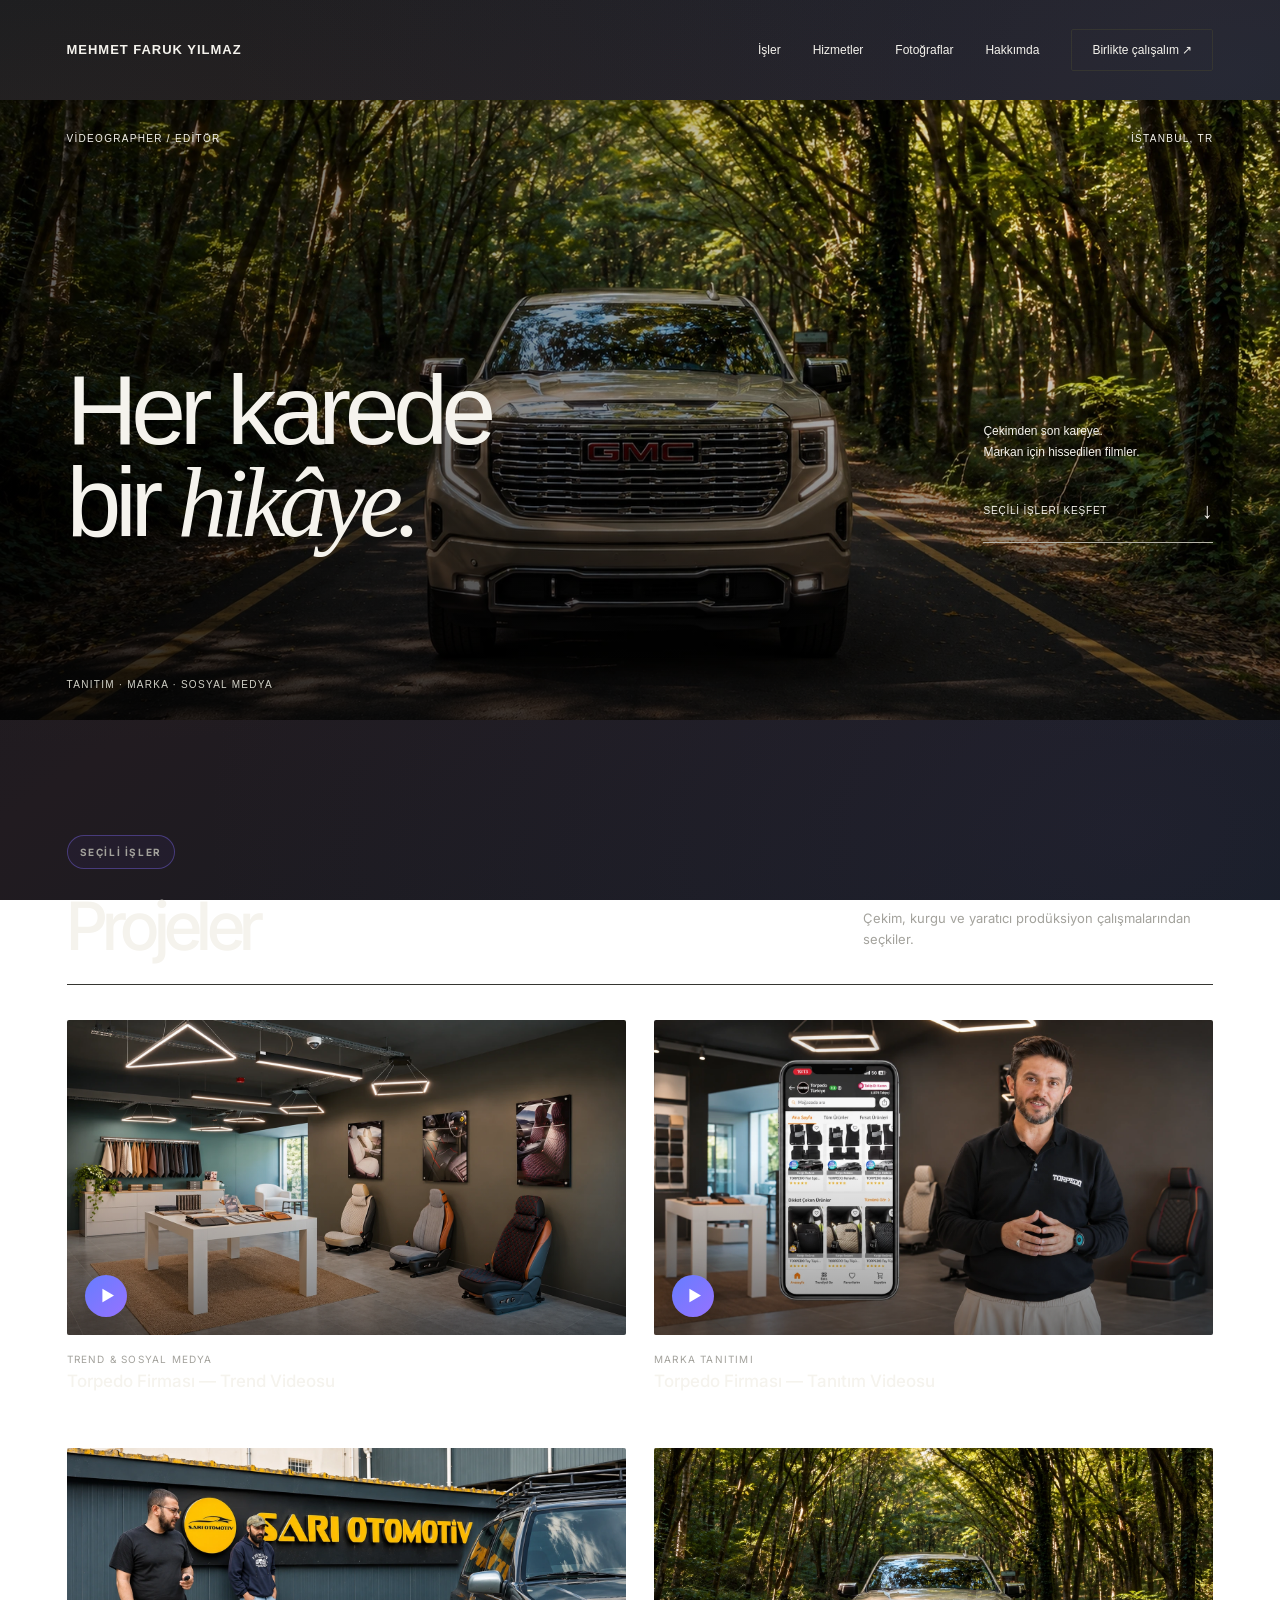
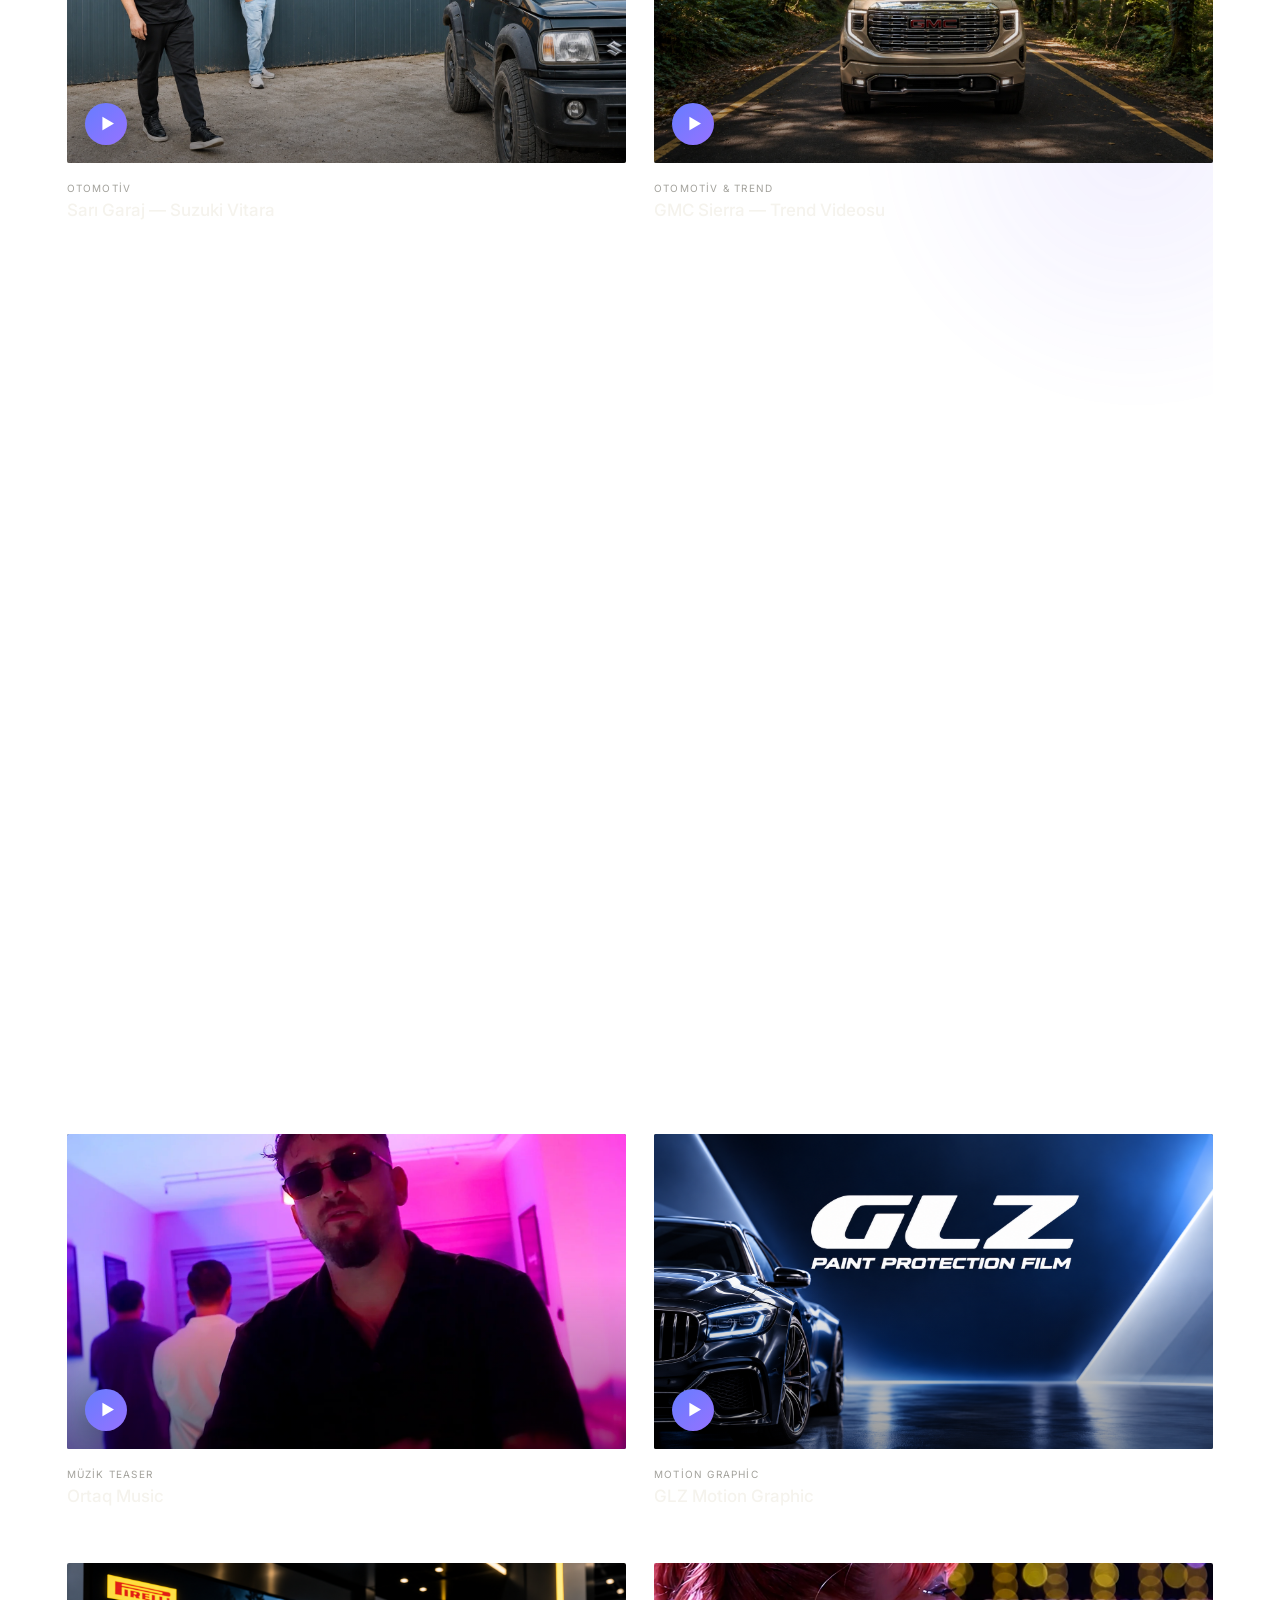
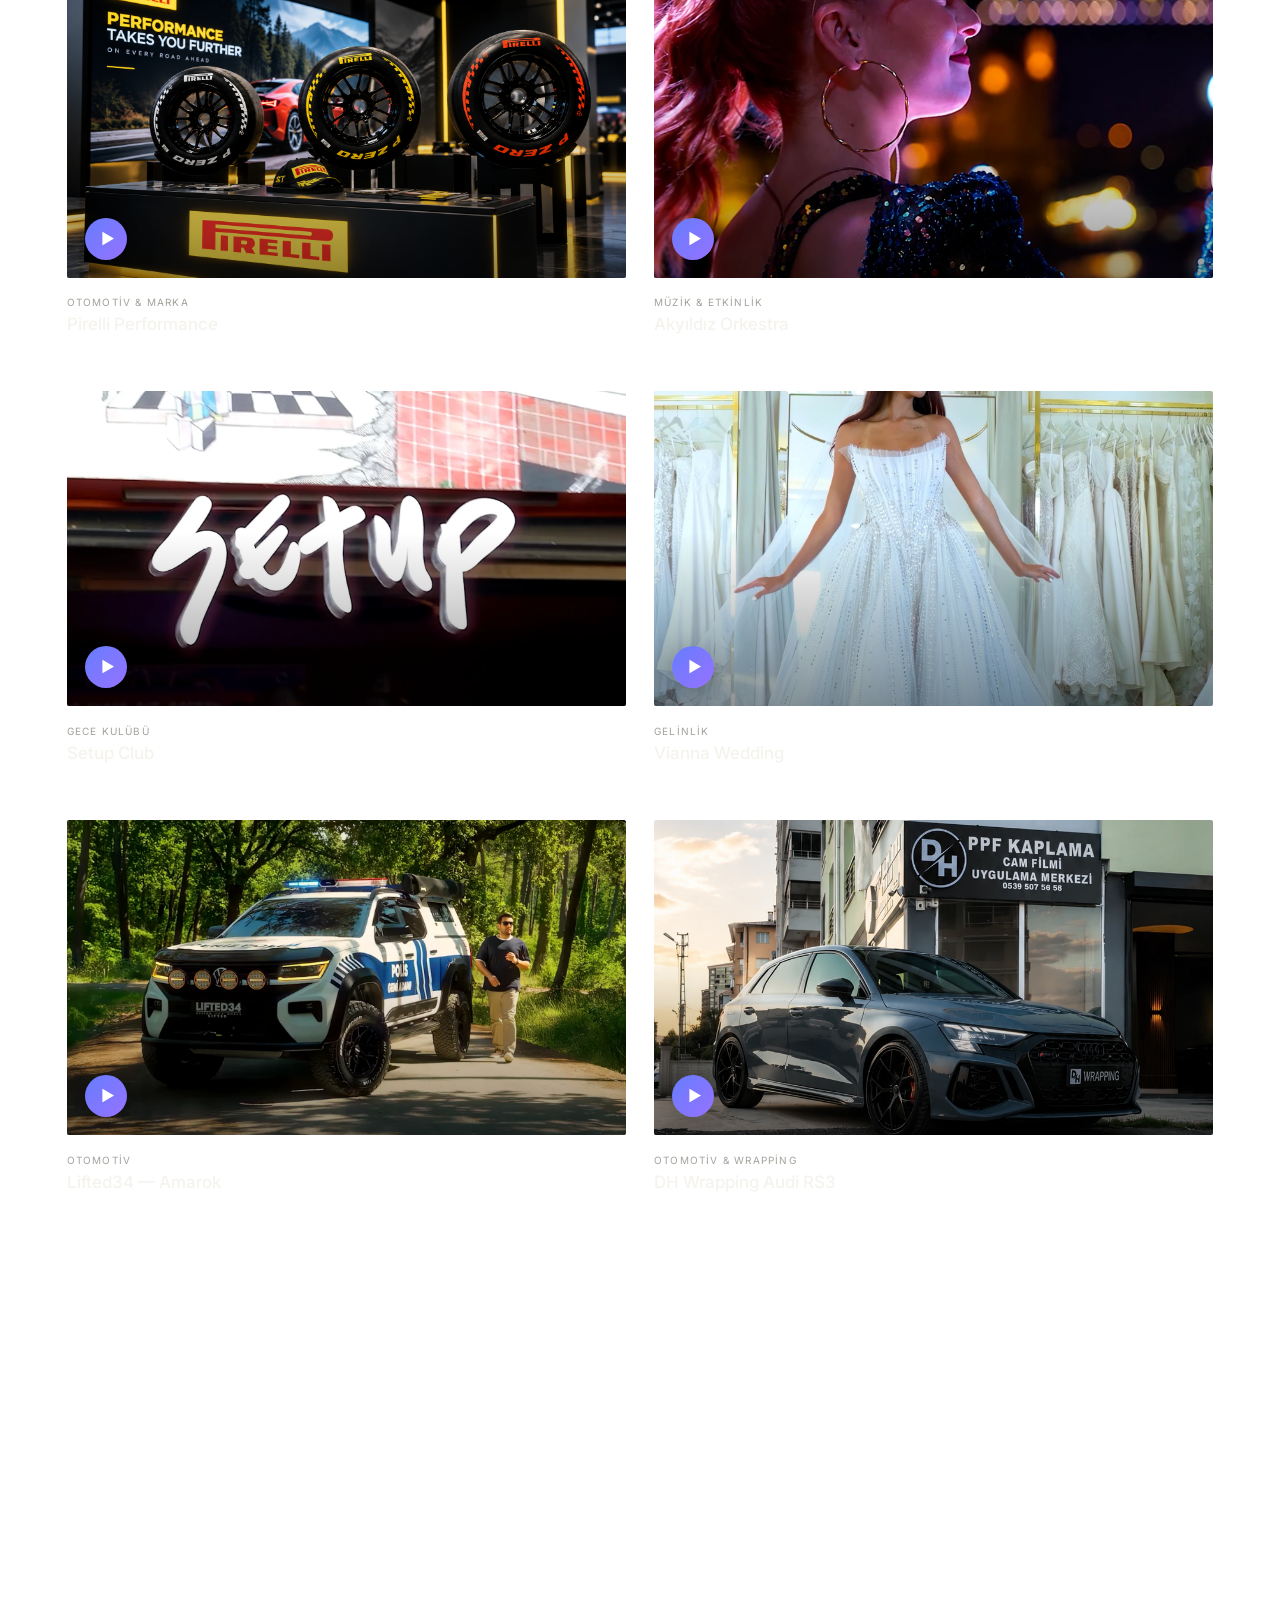
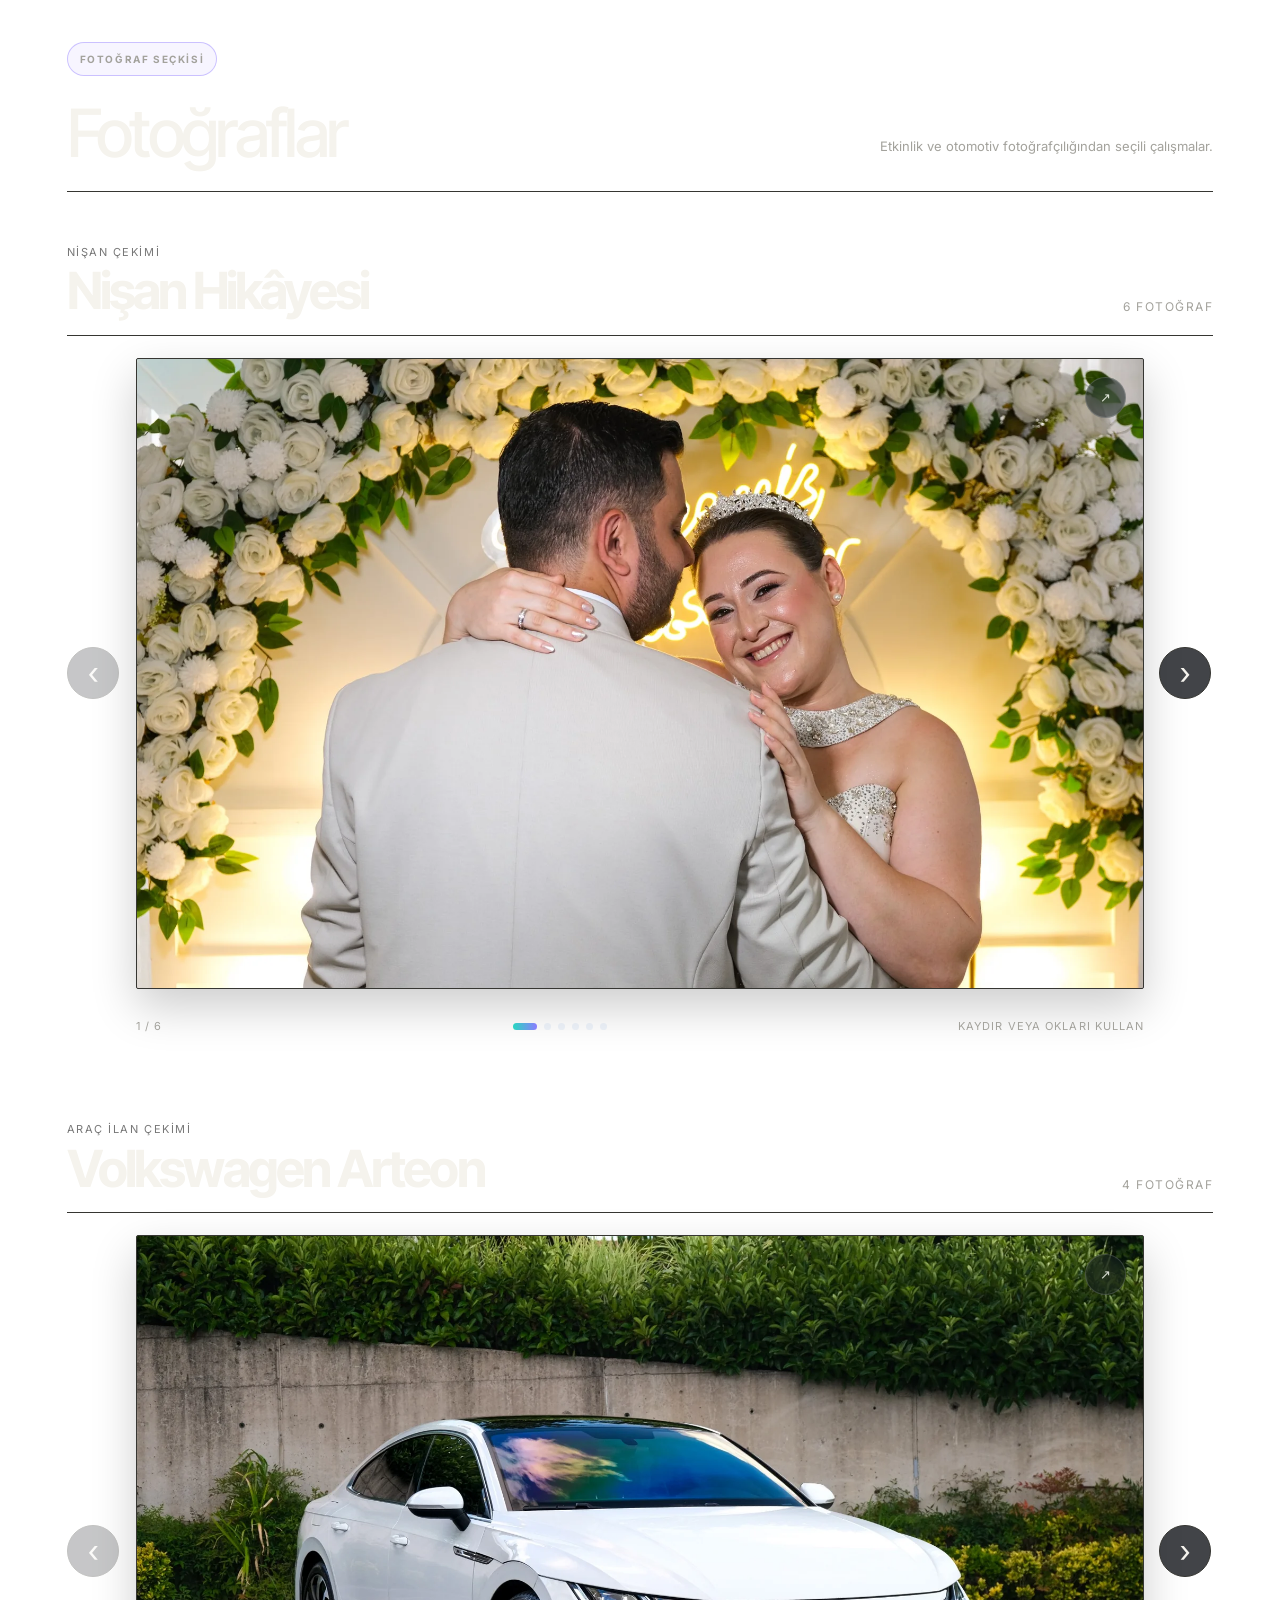
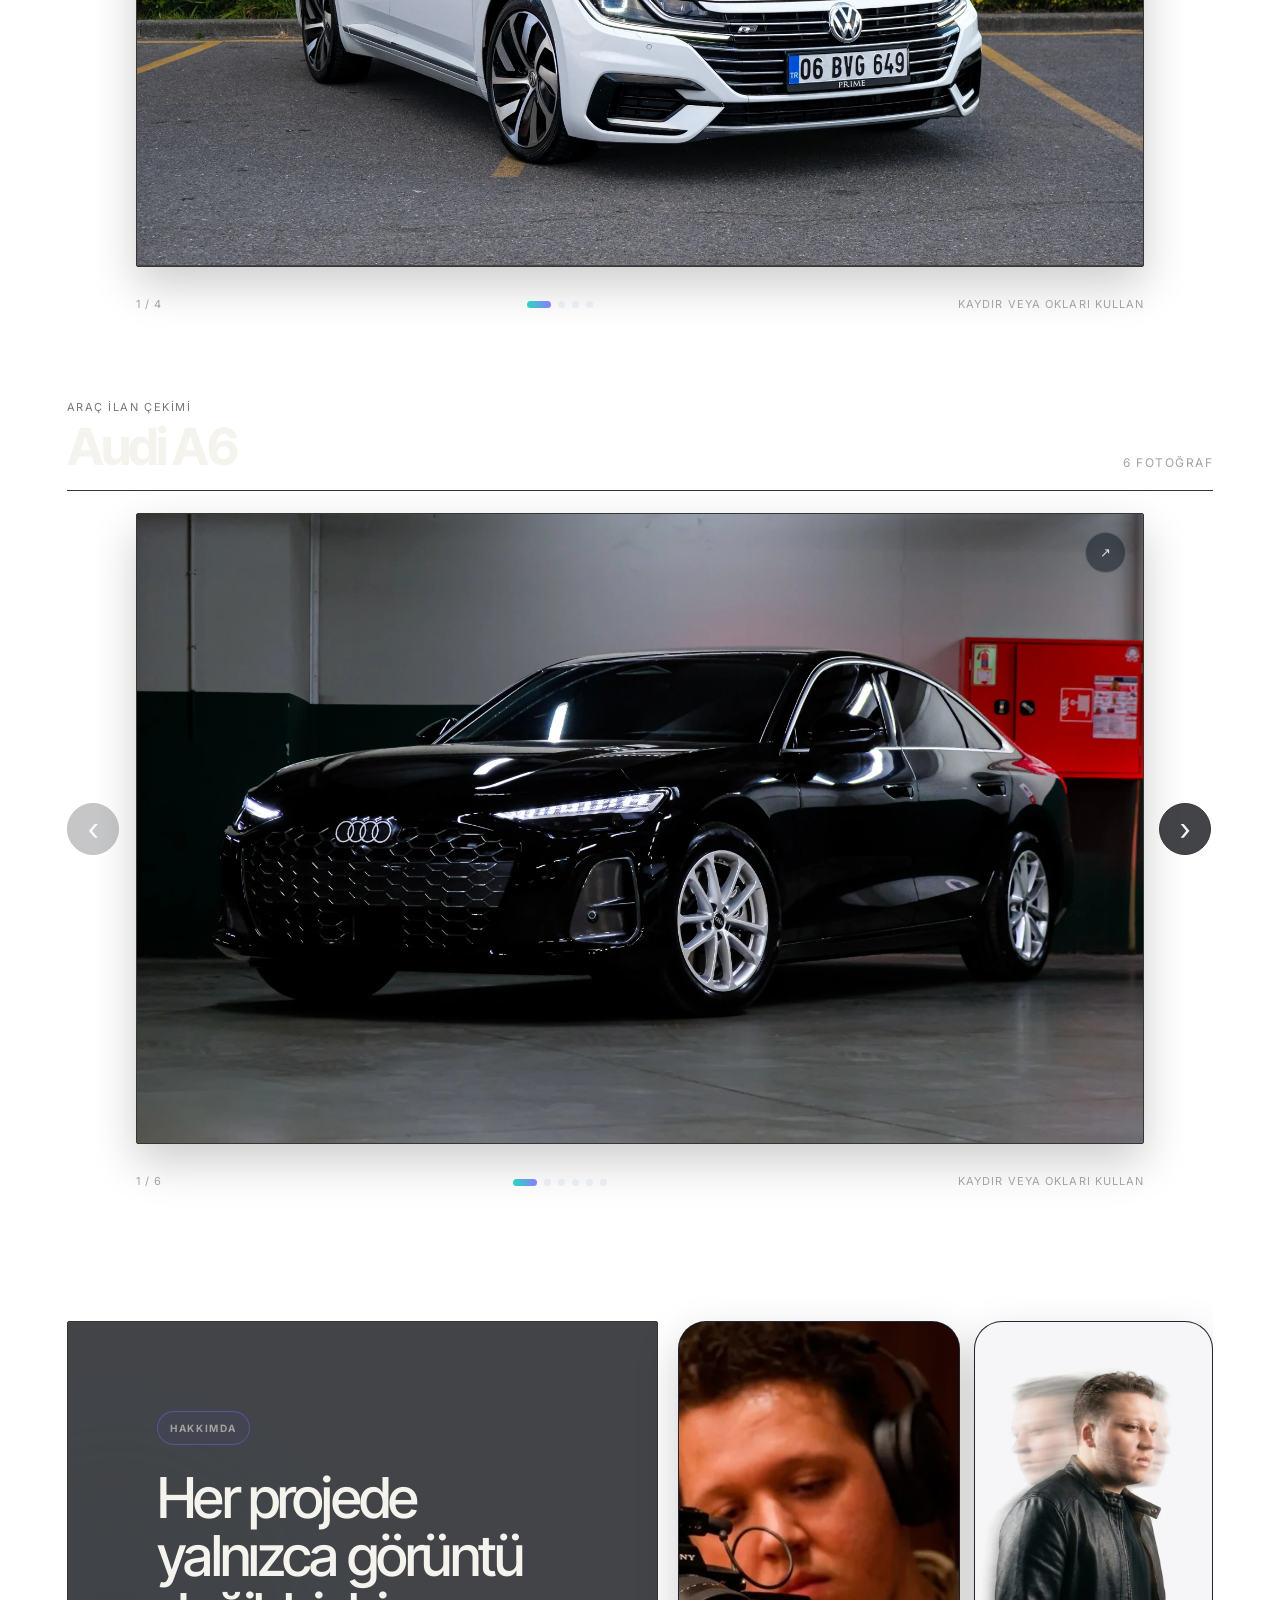
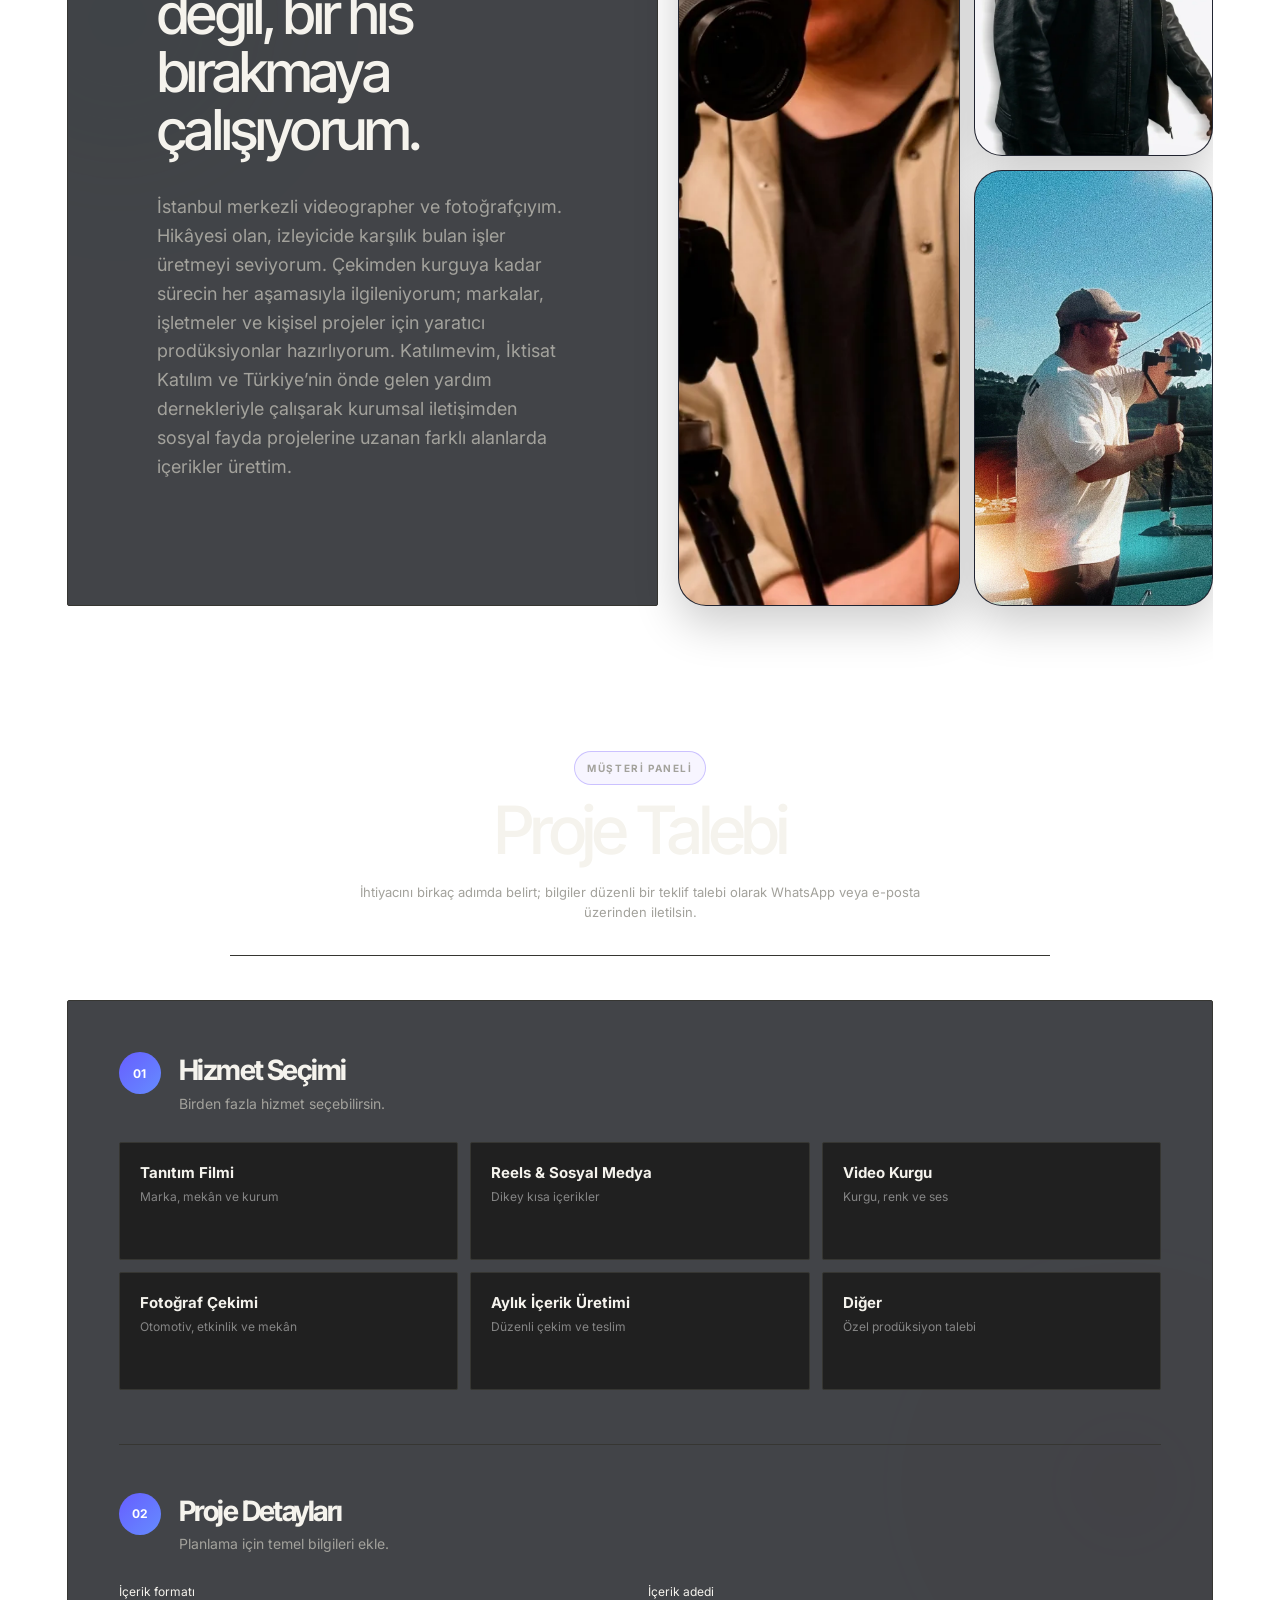
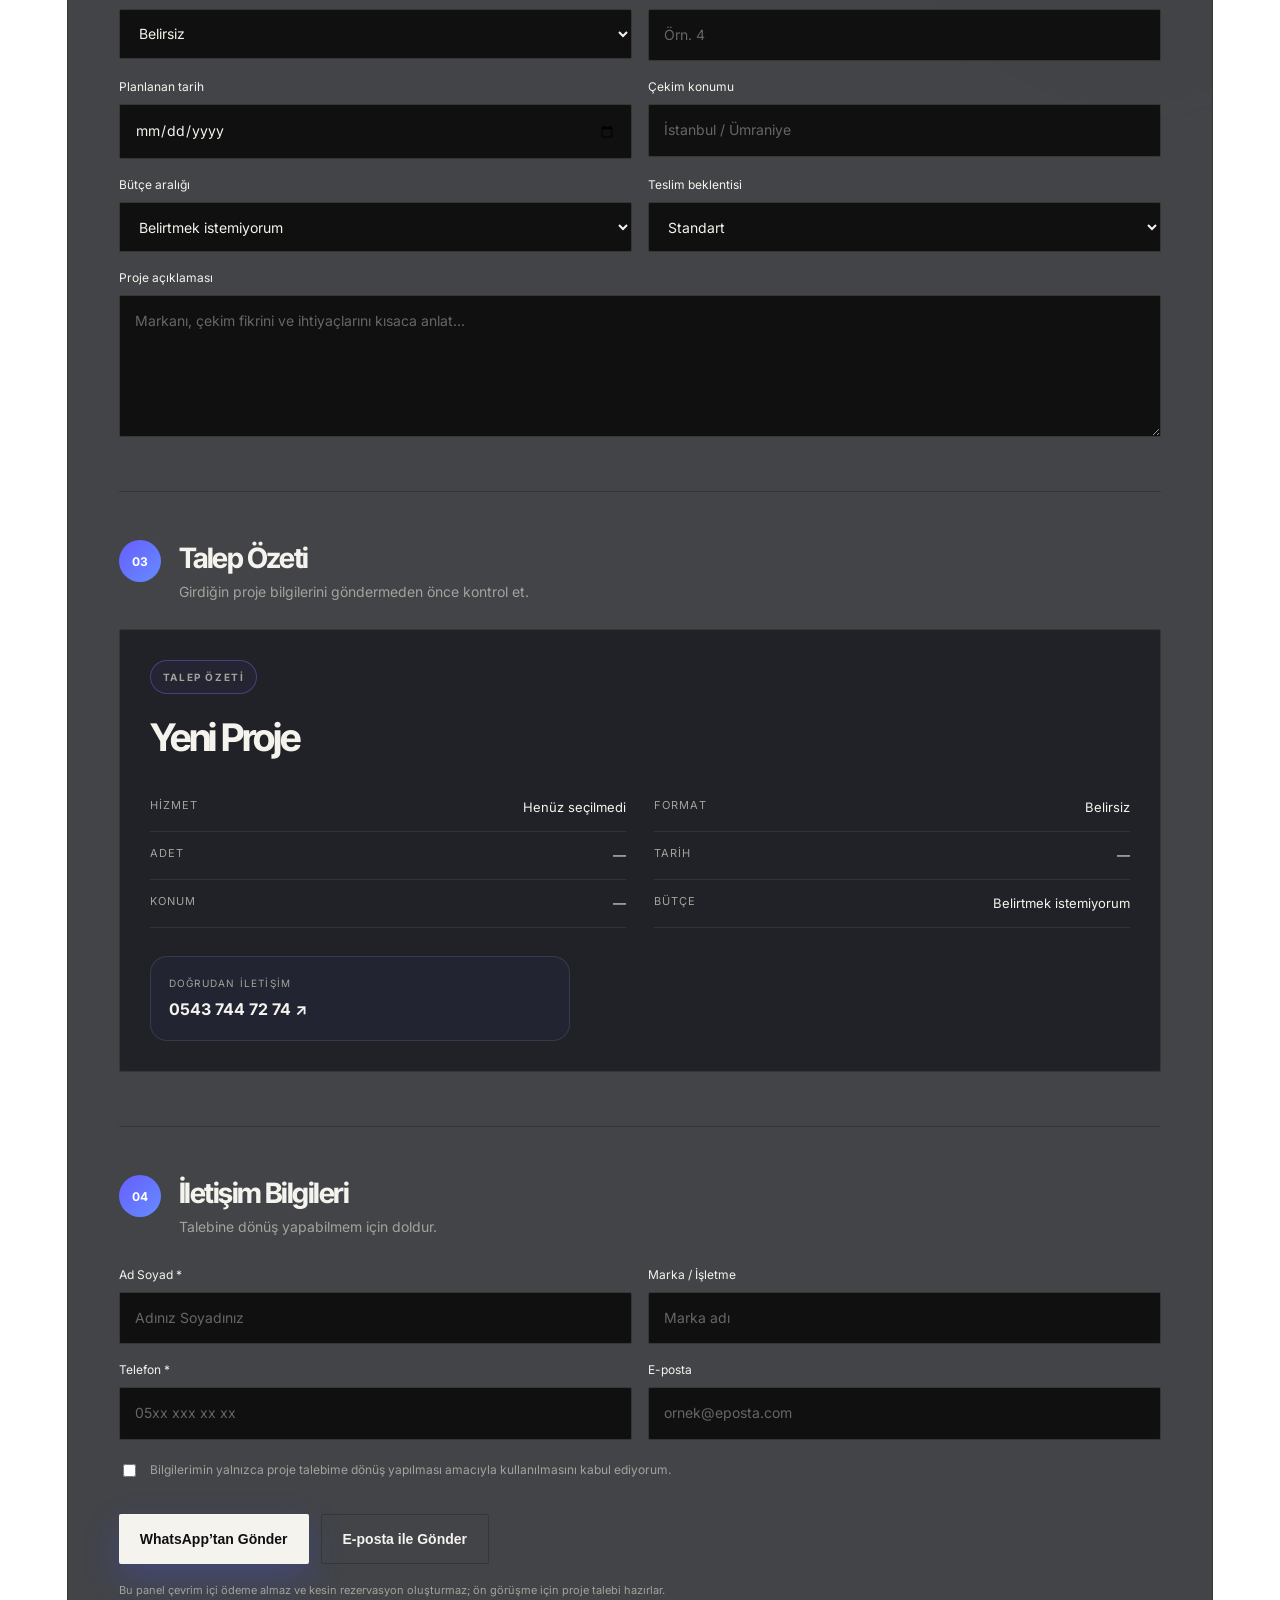
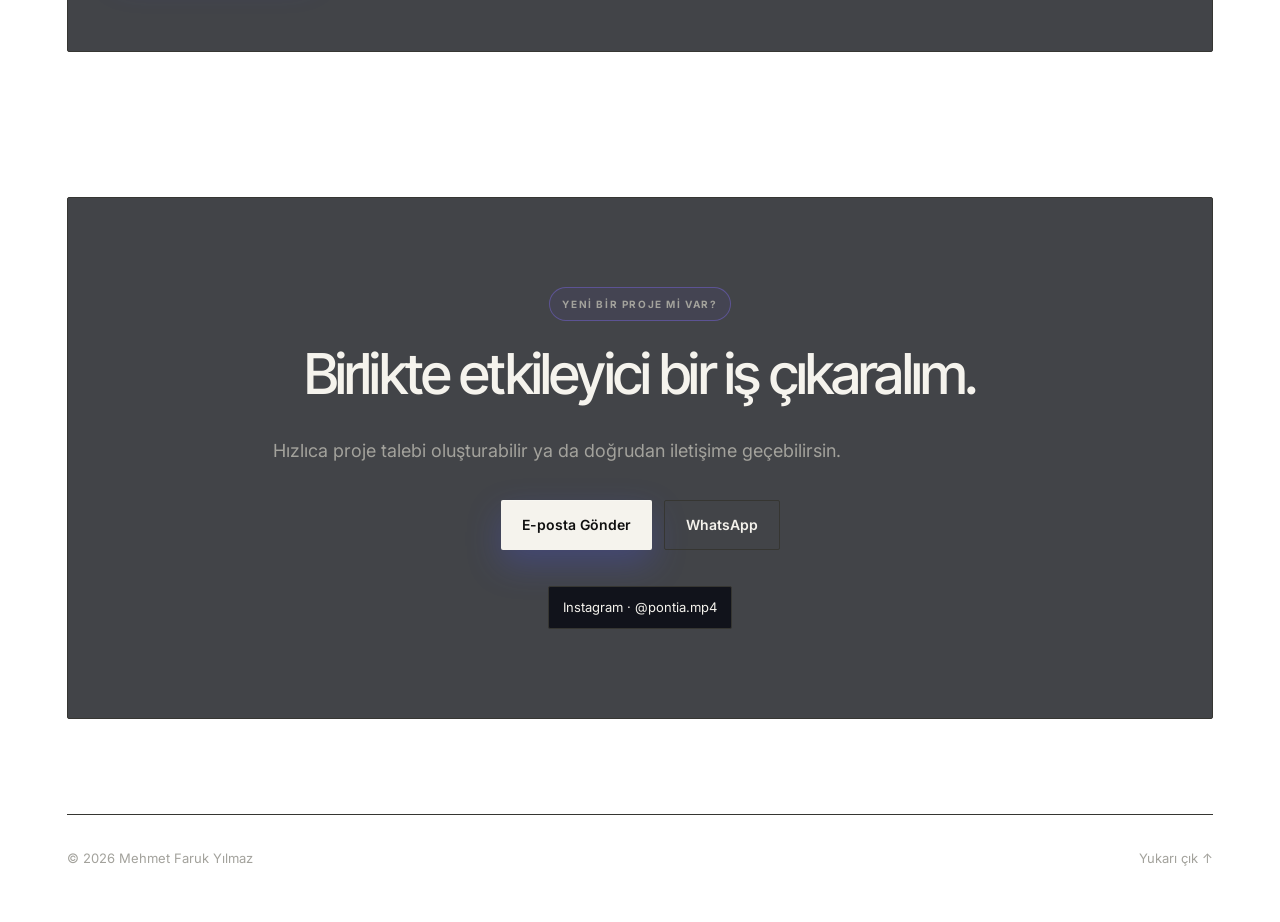
<file: index.html>
<!doctype html><html lang="tr"><head>
<meta charset="utf-8"/>
<meta content="width=device-width, initial-scale=1" name="viewport"/>
<meta content="Mehmet Faruk Yılmaz — Video ve fotoğraf prodüksiyon portfolyosu." name="description"/>
<title>Mehmet Faruk Yılmaz — Video &amp; Fotoğraf Prodüksiyon</title>
<link href="https://fonts.googleapis.com" rel="preconnect"/>
<link crossorigin="" href="https://fonts.gstatic.com" rel="preconnect"/>
<link href="https://fonts.googleapis.com/css2?family=Inter:wght@400;500;600;700&amp;family=Inter+Tight:wght@600;700;800;900&amp;display=swap" rel="stylesheet"/>
<link href="assets/styles.css" rel="stylesheet"/>
<meta content="#101010" name="theme-color"/><link href="assets/branding/favicon-32.png" rel="icon" sizes="32x32" type="image/png"/><link href="assets/branding/apple-touch-icon.png" rel="apple-touch-icon" sizes="180x180"/><link href="site.webmanifest" rel="manifest"/><meta content="website" property="og:type"/><meta content="tr_TR" property="og:locale"/><meta content="Mehmet Faruk Yılmaz — Video &amp; Fotoğraf Prodüksiyon" property="og:title"/><meta content="Markalar, işletmeler ve kişisel projeler için yaratıcı prodüksiyon hizmetleri." property="og:description"/><meta content="/assets/branding/social-preview.jpg" property="og:image"/><meta content="1200" property="og:image:width"/><meta content="630" property="og:image:height"/><meta content="summary_large_image" name="twitter:card"/><meta content="Mehmet Faruk Yılmaz — Video &amp; Fotoğraf Prodüksiyon" name="twitter:title"/><meta content="Markalar, işletmeler ve kişisel projeler için yaratıcı prodüksiyon hizmetleri." name="twitter:description"/><meta content="/assets/branding/social-preview.jpg" name="twitter:image"/>

<link rel="stylesheet" href="assets/designs/concepts.css">
<link rel="stylesheet" href="assets/designs/pages.css">
<link rel="stylesheet" href="assets/cinema.css"></head><body id="top" class="design-page page-cinema"><div class="concept theme-cinema">
  <header class="concept-nav"><a class="concept-brand" href="#about"><span>MEHMET FARUK YILMAZ</span></a><button class="cinema-menu" type="button" aria-controls="cinema-nav" aria-expanded="false">Menü</button><nav id="cinema-nav" aria-label="Ana menü"><a href="#projects">İşler</a><a href="#services">Hizmetler</a><a href="#photography">Fotoğraflar</a><a href="#about">Hakkımda</a><a class="concept-cta" href="#order">Birlikte çalışalım ↗</a></nav></header>
  <section class="concept-hero cinema-hero">
    <img class="cinema-bg" fetchpriority="high" decoding="async" src="assets/covers/gmc-sierra-trend-card.webp" alt="Orman yolunda GMC Sierra" width="1600" height="900">
    <div class="cinema-shade"></div>
    <div class="cinema-kicker"><span>VİDEOGRAPHER / EDİTÖR</span><span>İSTANBUL, TR</span></div>
    <div class="cinema-headline"><h1>Her karede<br>bir <em>hikâye.</em></h1><div class="cinema-note"><p>Çekimden son kareye.<br>Markan için hissedilen filmler.</p><a href="#projects">SEÇİLİ İŞLERİ KEŞFET <span>↓</span></a></div></div>
    <div class="cinema-foot"><span>TANITIM · MARKA · SOSYAL MEDYA</span></div>
  </section>
  
</div>
<main><section class="projects section-shell" id="projects"><div class="section-heading reveal"><div><p class="eyebrow">Seçili işler</p><h2>Projeler</h2></div><p class="section-note">Çekim, kurgu ve yaratıcı prodüksiyon çalışmalarından seçkiler.</p></div><div class="project-grid">
<article aria-label="Torpedo Firması — Trend Videosu videosunu oynat" class="project-card is-vertical reveal" data-video-id="posmPQDUEO8" data-video-title="Torpedo Firması — Trend Videosu" id="project-torpedo-trend" role="button" tabindex="0"><div class="project-art"><img alt="Torpedo Firması — Trend Videosu video kapağı" width="1600" height="900" loading="lazy" src="assets/covers/torpedo-trend-card.webp"/><span aria-hidden="true" class="project-play">▶</span></div><div class="project-info"><div><p>Trend &amp; Sosyal Medya</p><h3>Torpedo Firması — Trend Videosu</h3></div><span>Videoyu Oynat ▶</span></div></article>
<article aria-label="Torpedo Firması — Tanıtım Videosu videosunu oynat" class="project-card is-vertical reveal" data-video-id="KPhpli-DW5E" data-video-title="Torpedo Firması — Tanıtım Videosu" id="project-torpedo-tanitim" role="button" tabindex="0"><div class="project-art"><img alt="Torpedo Firması — Tanıtım Videosu video kapağı" width="1600" height="900" loading="lazy" src="assets/covers/torpedo-tanitim-card.webp"/><span aria-hidden="true" class="project-play">▶</span></div><div class="project-info"><div><p>Marka Tanıtımı</p><h3>Torpedo Firması — Tanıtım Videosu</h3></div><span>Videoyu Oynat ▶</span></div></article>
<article aria-label="Sarı Garaj — Suzuki Vitara videosunu oynat" class="project-card is-vertical reveal" data-video-id="6oE_eKs6v3w" data-video-title="Sarı Garaj — Suzuki Vitara" id="project-sari-garaj-vitara" role="button" tabindex="0"><div class="project-art"><img alt="Sarı Garaj — Suzuki Vitara video kapağı" width="1600" height="900" loading="lazy" src="assets/covers/sari-garaj-vitara-card.webp"/><span aria-hidden="true" class="project-play">▶</span></div><div class="project-info"><div><p>Otomotiv</p><h3>Sarı Garaj — Suzuki Vitara</h3></div><span>Videoyu Oynat ▶</span></div></article>
<article aria-label="GMC Sierra — Trend Videosu videosunu oynat" class="project-card is-vertical reveal" data-video-id="UjPs2PvNdaQ" data-video-title="GMC Sierra — Trend Videosu" id="project-gmc-sierra-trend" role="button" tabindex="0"><div class="project-art"><img alt="GMC Sierra — Trend Videosu video kapağı" width="1600" height="900" loading="lazy" src="assets/covers/gmc-sierra-trend-card.webp"/><span aria-hidden="true" class="project-play">▶</span></div><div class="project-info"><div><p>Otomotiv &amp; Trend</p><h3>GMC Sierra — Trend Videosu</h3></div><span>Videoyu Oynat ▶</span></div></article>
<article aria-label="Demir Kredi Merkezi videosunu oynat" class="project-card is-vertical reveal" data-video-id="7pL7rCOyz24" data-video-title="Demir Kredi Merkezi" id="project-demir-kredi-merkezi" role="button" tabindex="0"><div class="project-art"><img alt="Demir Kredi Merkezi video kapağı" width="1600" height="900" loading="lazy" src="assets/covers/demir-kredi-merkezi-card.webp"/><span aria-hidden="true" class="project-play">▶</span></div><div class="project-info"><div><p>Kurumsal Tanıtım</p><h3>Demir Kredi Merkezi</h3></div><span>Videoyu Oynat ▶</span></div></article>
<article aria-label="Endura Automechanika videosunu oynat" class="project-card project-large reveal" data-video-id="QjTY3efwC0g" data-video-title="Endura Automechanika" id="project-endura-automechanika" role="button" tabindex="0"><div class="project-art"><img alt="Endura Automechanika video kapağı" loading="lazy" src="assets/covers/endura-card.webp"/><span aria-hidden="true" class="project-play">▶</span><span class="format-badge">16:9</span></div><div class="project-info"><div><p>Otomotiv &amp; Fuar</p><h3>Endura Automechanika</h3></div><span>Videoyu Oynat ▶</span></div></article>
<article aria-label="Speedpoint × Scarico Diretto videosunu oynat" class="project-card project-large reveal" data-video-id="ye_tXWi7Xfk" data-video-title="Speedpoint × Scarico Diretto" id="project-speedpoint-scarico-diretto" role="button" tabindex="0"><div class="project-art"><img alt="Speedpoint × Scarico Diretto video kapağı" loading="lazy" src="assets/covers/speedpoint-card.webp"/><span aria-hidden="true" class="project-play">▶</span><span class="format-badge">16:9</span></div><div class="project-info"><div><p>Tanıtım Filmi</p><h3>Speedpoint × Scarico Diretto</h3></div><span>Videoyu Oynat ▶</span></div></article>
<article aria-label="Galata Otomotiv — Porsche Generations videosunu oynat" class="project-card is-vertical reveal" data-video-id="Ayvhx66mvII" data-video-title="Galata Otomotiv — Porsche Generations" id="project-galata-otomotiv-porsche-generations" role="button" tabindex="0"><div class="project-art"><img alt="Galata Otomotiv — Porsche Generations video kapağı" loading="lazy" src="assets/covers/porsche-card.webp"/><span aria-hidden="true" class="project-play">▶</span></div><div class="project-info"><div><p>Otomotiv</p><h3>Galata Otomotiv — Porsche Generations</h3></div><span>Videoyu Oynat ▶</span></div></article>
<article aria-label="Ortaq Music videosunu oynat" class="project-card is-vertical reveal" data-video-id="RkO2uaIJNRQ" data-video-title="Ortaq Music" id="project-ortaq-music" role="button" tabindex="0"><div class="project-art"><img alt="Ortaq Music video kapağı" loading="lazy" src="assets/covers/ortaq-card.webp"/><span aria-hidden="true" class="project-play">▶</span></div><div class="project-info"><div><p>Müzik Teaser</p><h3>Ortaq Music</h3></div><span>Videoyu Oynat ▶</span></div></article>
<article aria-label="GLZ Motion Graphic videosunu oynat" class="project-card is-vertical reveal" data-video-id="n5NGySwgwfI" data-video-title="GLZ Motion Graphic" id="project-glz-motion-graphic" role="button" tabindex="0"><div class="project-art"><img alt="GLZ Motion Graphic video kapağı" loading="lazy" src="assets/covers/glz-motion-graphic-card.png"/><span aria-hidden="true" class="project-play">▶</span></div><div class="project-info"><div><p>Motion Graphic</p><h3>GLZ Motion Graphic</h3></div><span>Videoyu Oynat ▶</span></div></article>
<article aria-label="Pirelli Performance videosunu oynat" class="project-card is-vertical reveal" data-video-id="iT6K5gQ6PoQ" data-video-title="Pirelli Performance" id="project-pirelli-performance" role="button" tabindex="0"><div class="project-art"><img alt="Pirelli Performance video kapağı" loading="lazy" src="assets/covers/pirelli-performance-card.png"/><span aria-hidden="true" class="project-play">▶</span></div><div class="project-info"><div><p>Otomotiv &amp; Marka</p><h3>Pirelli Performance</h3></div><span>Videoyu Oynat ▶</span></div></article>
<article aria-label="Akyıldız Orkestra videosunu oynat" class="project-card is-vertical reveal" data-video-id="9QBeemG-d0Y" data-video-title="Akyıldız Orkestra" id="project-akyildiz-orkestra" role="button" tabindex="0"><div class="project-art"><img alt="Akyıldız Orkestra video kapağı" loading="lazy" src="assets/covers/akyildiz-orkestra-card.webp"/><span aria-hidden="true" class="project-play">▶</span></div><div class="project-info"><div><p>Müzik &amp; Etkinlik</p><h3>Akyıldız Orkestra</h3></div><span>Videoyu Oynat ▶</span></div></article>
<article aria-label="Setup Club videosunu oynat" class="project-card is-vertical reveal" data-video-id="7jFkDmeH4nI" data-video-title="Setup Club" id="project-setup-club" role="button" tabindex="0"><div class="project-art"><img alt="Setup Club video kapağı" loading="lazy" src="assets/covers/setup-card.webp"/><span aria-hidden="true" class="project-play">▶</span></div><div class="project-info"><div><p>Gece Kulübü</p><h3>Setup Club</h3></div><span>Videoyu Oynat ▶</span></div></article>
<article aria-label="Vianna Wedding videosunu oynat" class="project-card is-vertical reveal" data-video-id="JF0aKY7DTXY" data-video-title="Vianna Wedding" id="project-vianna-wedding" role="button" tabindex="0"><div class="project-art"><img alt="Vianna Wedding video kapağı" loading="lazy" src="assets/covers/vianna-card.webp"/><span aria-hidden="true" class="project-play">▶</span></div><div class="project-info"><div><p>Gelinlik</p><h3>Vianna Wedding</h3></div><span>Videoyu Oynat ▶</span></div></article>
<article aria-label="Lifted34 — Amarok videosunu oynat" class="project-card is-vertical reveal" data-video-id="XGDIF479Jow" data-video-title="Lifted34 — Amarok" id="project-lifted34-amarok" role="button" tabindex="0"><div class="project-art"><img alt="Lifted34 — Amarok video kapağı" loading="lazy" src="assets/covers/lifted34-card.webp"/><span aria-hidden="true" class="project-play">▶</span></div><div class="project-info"><div><p>Otomotiv</p><h3>Lifted34 — Amarok</h3></div><span>Videoyu Oynat ▶</span></div></article>
<article aria-label="DH Wrapping Audi RS3 videosunu oynat" class="project-card is-vertical reveal" data-video-id="QeyU9w3fMEU" data-video-title="DH Wrapping Audi RS3" id="project-dh-wrapping-audi-rs3" role="button" tabindex="0"><div class="project-art"><img alt="DH Wrapping Audi RS3 video kapağı" loading="lazy" src="assets/covers/dh-wrapping-audi-rs3-card.webp"/><span aria-hidden="true" class="project-play">▶</span></div><div class="project-info"><div><p>Otomotiv &amp; Wrapping</p><h3>DH Wrapping Audi RS3</h3></div><span>Videoyu Oynat ▶</span></div></article>
<article aria-label="Sortie Effective videosunu oynat" class="project-card is-vertical reveal" data-video-id="V9F_8q1FXXQ" data-video-title="Sortie Effective" id="project-sortie-effective" role="button" tabindex="0"><div class="project-art"><img alt="Sortie Effective video kapağı" loading="lazy" src="assets/covers/sortie-card.webp"/><span aria-hidden="true" class="project-play">▶</span></div><div class="project-info"><div><p>Restoran Reels</p><h3>Sortie Effective</h3></div><span>Videoyu Oynat ▶</span></div></article>
<article aria-label="İstanbul Konya Sofrası videosunu oynat" class="project-card is-vertical reveal" data-video-id="NplbxAKrP5g" data-video-title="İstanbul Konya Sofrası" id="project-konya-sofrasi" role="button" tabindex="0"><div class="project-art"><img alt="İstanbul Konya Sofrası video kapağı" loading="lazy" src="assets/covers/konya-card.webp"/><span aria-hidden="true" class="project-play">▶</span></div><div class="project-info"><div><p>Konuşmalı Reels</p><h3>İstanbul Konya Sofrası</h3></div><span>Videoyu Oynat ▶</span></div></article>
<article aria-label="Konya Sofrası Google Maps videosunu oynat" class="project-card is-vertical reveal" data-video-id="Erd9kKvGinE" data-video-title="Konya Sofrası Google Maps" id="project-konya-sofrasi-google-maps" role="button" tabindex="0"><div class="project-art"><img alt="Konya Sofrası Google Maps video kapağı" loading="lazy" src="assets/covers/konya-sofrasi-google-maps-card.webp"/><span aria-hidden="true" class="project-play">▶</span></div><div class="project-info"><div><p>Restoran &amp; Konum Reels</p><h3>Konya Sofrası Google Maps</h3></div><span>Videoyu Oynat ▶</span></div></article>
<article aria-label="Doktor Engin Aytur — Reels Videosu videosunu oynat" class="project-card is-vertical reveal" data-video-id="2z29WbvzpaY" data-video-title="Doktor Engin Aytur — Reels Videosu" id="project-doktor-engin-aytur" role="button" tabindex="0"><div class="project-art"><img alt="Doktor Engin Aytur Reels videosu kapağı" loading="lazy" src="assets/covers/doktor-engin-card.webp"/><span aria-hidden="true" class="project-play">▶</span></div><div class="project-info"><div><p>Sağlık &amp; Sosyal Medya</p><h3>Doktor Engin Aytur — Reels Videosu</h3></div><span>Videoyu Oynat ▶</span></div></article>
</div><a class="channel-feature reveal" href="https://www.youtube.com/@Motor1Turkiye" rel="noopener noreferrer" target="_blank"><div class="channel-feature-media"><img alt="Motor1 Türkiye kurgu portfolyosu" loading="lazy" src="assets/covers/motor1-poster.webp"/></div><div class="channel-feature-copy"><p class="eyebrow">Kurgu Portfolyosu</p><h3>Motor1 Türkiye</h3><p>Kanalda yayımlanan videoların tamamının kurgu sürecini yürütüyorum.</p></div><span>YouTube kanalını görüntüle ↗</span></a></section><section class="services section-shell" id="services"><div class="service-showcase reveal"><div class="service-intro"><div><p class="eyebrow">Hizmetler</p><h2>Fikirden teslime.</h2></div><p>Markanın ihtiyacına göre çekim, kurgu ve içerik üretimini tek bir yaratıcı süreçte buluşturuyorum.</p></div><div class="service-grid"><a aria-label="Speedpoint × Scarico Diretto tanıtım filmine git" class="service-card" data-service-link="" href="#project-speedpoint-scarico-diretto"><span class="service-number">01</span><div><h3>Tanıtım Filmi</h3><p>Marka, mekân ve kurumlar için etkileyici filmler.</p></div><span class="service-arrow">↗</span></a><a aria-label="Doktor Engin Aytur sosyal medya videosuna git" class="service-card" data-service-link="" href="#project-doktor-engin-aytur"><span class="service-number">02</span><div><h3>Reels &amp; Sosyal Medya</h3><p>Dikey, dinamik ve platforma uygun içerikler.</p></div><span class="service-arrow">↗</span></a><a aria-label="GLZ Motion Graphic post-prodüksiyon videosuna git" class="service-card" data-service-link="" href="#project-glz-motion-graphic"><span class="service-number">03</span><div><h3>Post-Prodüksiyon</h3><p>Kurgu, renk, ses tasarımı ve teslim optimizasyonu.</p></div><span class="service-arrow">↗</span></a><a aria-label="Galata Otomotiv otomotiv videosuna git" class="service-card" data-service-link="" href="#project-galata-otomotiv-porsche-generations"><span class="service-number">04</span><div><h3>Otomotiv &amp; Ürün</h3><p>Detayı ve hareketi öne çıkaran sinematik çekimler.</p></div><span class="service-arrow">↗</span></a><a aria-label="İstanbul Konya Sofrası restoran videosuna git" class="service-card" data-service-link="" href="#project-konya-sofrasi"><span class="service-number">05</span><div><h3>Restoran &amp; Mekân</h3><p>Lezzeti ve atmosferi güçlü görsellerle anlatan prodüksiyon.</p></div><span class="service-arrow">↗</span></a><a aria-label="Aylık içerik üretimi örneğine git" class="service-card" data-service-link="" href="#project-speedpoint-scarico-diretto"><span class="service-number">06</span><div><h3>Aylık İçerik Üretimi</h3><p>Düzenli çekim, kurgu ve planlı içerik teslimi.</p></div><span class="service-arrow">↗</span></a></div></div></section><section class="photography section-shell" id="photography"><div class="section-heading reveal"><div><p class="eyebrow">Fotoğraf seçkisi</p><h2>Fotoğraflar</h2></div><p class="section-note">Etkinlik ve otomotiv fotoğrafçılığından seçili çalışmalar.</p></div>
<div class="photo-project reveal"><div class="photo-project-heading"><div><p>Nişan Çekimi</p><h3>Nişan Hikâyesi</h3></div><span>6 Fotoğraf</span></div><div aria-label="Nişan Hikâyesi" class="photo-carousel" data-carousel=""><button aria-label="Önceki fotoğraf" class="carousel-arrow carousel-prev" type="button">‹</button><div class="photo-carousel-viewport"><div class="photo-carousel-track"><button aria-label="Nişan fotoğrafını büyüt" class="photo-slide" data-lightbox="assets/photos/nisan-01.webp" data-slide-index="0" type="button"><img alt="Nişan töreninde çift portresi" loading="lazy" src="assets/photos/nisan-01.webp"/></button><button aria-label="Yüzük fotoğrafını büyüt" class="photo-slide" data-lightbox="assets/photos/nisan-02.webp" data-slide-index="1" type="button"><img alt="Nişan yüzükleri ve takı detayları" loading="lazy" src="assets/photos/nisan-02.webp"/></button><button aria-label="Nişan fotoğrafını büyüt" class="photo-slide" data-lightbox="assets/photos/nisan-03.webp" data-slide-index="2" type="button"><img alt="Nişan tarihini gösteren yaratıcı çift detayı" loading="lazy" src="assets/photos/nisan-03.webp"/></button><button aria-label="Yüzük detayı fotoğrafını büyüt" class="photo-slide" data-lightbox="assets/photos/nisan-04.webp" data-slide-index="3" type="button"><img alt="Gelin yüzük ve el detayı" loading="lazy" src="assets/photos/nisan-04.webp"/></button><button aria-label="Nişan fotoğrafını büyüt" class="photo-slide" data-lightbox="assets/photos/nisan-05.webp" data-slide-index="4" type="button"><img alt="Nişan dekoru önünde çift" loading="lazy" src="assets/photos/nisan-05.webp"/></button><button aria-label="Ayna fotoğrafını büyüt" class="photo-slide is-portrait" data-lightbox="assets/photos/nisan-06.webp" data-slide-index="5" type="button"><img alt="Aynada gülümseyen nişanlı çift" loading="lazy" src="assets/photos/nisan-06.webp"/></button></div></div><button aria-label="Sonraki fotoğraf" class="carousel-arrow carousel-next" type="button">›</button><div class="carousel-meta"><span class="carousel-counter">1 / 6</span><div aria-label="Fotoğraf seçimi" class="carousel-dots"></div><span class="carousel-hint">Kaydır veya okları kullan</span></div></div></div>
<div class="photo-project reveal"><div class="photo-project-heading"><div><p>Araç İlan Çekimi</p><h3>Volkswagen Arteon</h3></div><span>4 Fotoğraf</span></div><div aria-label="Volkswagen Arteon" class="photo-carousel" data-carousel=""><button aria-label="Önceki fotoğraf" class="carousel-arrow carousel-prev" type="button">‹</button><div class="photo-carousel-viewport"><div class="photo-carousel-track"><button aria-label="Volkswagen Arteon ilan fotoğrafını büyüt" class="photo-slide" data-lightbox="assets/photos/arteon-02.webp" data-slide-index="0" type="button"><img alt="Volkswagen Arteon ilan çekimi fotoğrafı 1" loading="lazy" src="assets/photos/arteon-02.webp"/></button><button aria-label="Volkswagen Arteon ilan fotoğrafını büyüt" class="photo-slide" data-lightbox="assets/photos/arteon-01.webp" data-slide-index="1" type="button"><img alt="Volkswagen Arteon ilan çekimi fotoğrafı 2" loading="lazy" src="assets/photos/arteon-01.webp"/></button><button aria-label="Volkswagen Arteon ilan fotoğrafını büyüt" class="photo-slide" data-lightbox="assets/photos/arteon-03.webp" data-slide-index="2" type="button"><img alt="Volkswagen Arteon ilan çekimi fotoğrafı 3" loading="lazy" src="assets/photos/arteon-03.webp"/></button><button aria-label="Volkswagen Arteon ilan fotoğrafını büyüt" class="photo-slide" data-lightbox="assets/photos/arteon-04.webp" data-slide-index="3" type="button"><img alt="Volkswagen Arteon ilan çekimi fotoğrafı 4" loading="lazy" src="assets/photos/arteon-04.webp"/></button></div></div><button aria-label="Sonraki fotoğraf" class="carousel-arrow carousel-next" type="button">›</button><div class="carousel-meta"><span class="carousel-counter">1 / 4</span><div aria-label="Fotoğraf seçimi" class="carousel-dots"></div><span class="carousel-hint">Kaydır veya okları kullan</span></div></div></div>
<div class="photo-project reveal"><div class="photo-project-heading"><div><p>Araç İlan Çekimi</p><h3>Audi A6</h3></div><span>6 Fotoğraf</span></div><div aria-label="Audi A6" class="photo-carousel" data-carousel=""><button aria-label="Önceki fotoğraf" class="carousel-arrow carousel-prev" type="button">‹</button><div class="photo-carousel-viewport"><div class="photo-carousel-track"><button aria-label="Audi A6 fotoğrafını büyüt" class="photo-slide" data-lightbox="assets/photos/audi-a6-01.webp" data-slide-index="0" type="button"><img alt="Siyah Audi A6 önden üç çeyrek ilan çekimi" loading="lazy" src="assets/photos/audi-a6-01.webp"/></button><button aria-label="Audi A6 arka far detayını büyüt" class="photo-slide" data-lightbox="assets/photos/audi-a6-02.webp" data-slide-index="1" type="button"><img alt="Audi A6 arka LED far detayı" loading="lazy" src="assets/photos/audi-a6-02.webp"/></button><button aria-label="Audi A6 logo detayını büyüt" class="photo-slide" data-lightbox="assets/photos/audi-a6-03.webp" data-slide-index="2" type="button"><img alt="Audi A6 ön ızgara ve Audi logo detayı" loading="lazy" src="assets/photos/audi-a6-03.webp"/></button><button aria-label="Audi A6 iç mekân fotoğrafını büyüt" class="photo-slide" data-lightbox="assets/photos/audi-a6-04.webp" data-slide-index="3" type="button"><img alt="Audi A6 dijital kokpit ve iç mekân" loading="lazy" src="assets/photos/audi-a6-04.webp"/></button><button aria-label="Audi A6 kapı ışığı detayını büyüt" class="photo-slide" data-lightbox="assets/photos/audi-a6-05.webp" data-slide-index="4" type="button"><img alt="Audi A6 kapı altı Audi ışık projeksiyonu" loading="lazy" src="assets/photos/audi-a6-05.webp"/></button><button aria-label="Audi A6 arka görünüm fotoğrafını büyüt" class="photo-slide" data-lightbox="assets/photos/audi-a6-06.webp" data-slide-index="5" type="button"><img alt="Siyah Audi A6 arkadan ilan çekimi" loading="lazy" src="assets/photos/audi-a6-06.webp"/></button></div></div><button aria-label="Sonraki fotoğraf" class="carousel-arrow carousel-next" type="button">›</button><div class="carousel-meta"><span class="carousel-counter">1 / 6</span><div aria-label="Fotoğraf seçimi" class="carousel-dots"></div><span class="carousel-hint">Kaydır veya okları kullan</span></div></div></div>
</section><section class="about section-shell" id="about"><div class="about-layout"><div class="about-card reveal"><p class="eyebrow">Hakkımda</p><h2>Her projede yalnızca görüntü değil, bir his bırakmaya çalışıyorum.</h2><p>İstanbul merkezli videographer ve fotoğrafçıyım. Hikâyesi olan, izleyicide karşılık bulan işler üretmeyi seviyorum. Çekimden kurguya kadar sürecin her aşamasıyla ilgileniyorum; markalar, işletmeler ve kişisel projeler için yaratıcı prodüksiyonlar hazırlıyorum. Katılımevim, İktisat Katılım ve Türkiye’nin önde gelen yardım dernekleriyle çalışarak kurumsal iletişimden sosyal fayda projelerine uzanan farklı alanlarda içerikler ürettim.</p></div><div aria-label="Mehmet Faruk Yılmaz çekim fotoğrafları" class="about-gallery reveal"><figure class="about-photo about-photo-main"><img alt="Mehmet Faruk Yılmaz kamera başında" loading="lazy" src="assets/about/mehmet-camera.webp"/></figure><figure class="about-photo"><img alt="Mehmet Faruk Yılmaz yaratıcı portre" loading="lazy" src="assets/about/mehmet-portrait.webp"/></figure><figure class="about-photo"><img alt="Mehmet Faruk Yılmaz gimbal ile dış çekimde" loading="lazy" src="assets/about/mehmet-bridge.webp"/></figure></div></div></section><section class="order-panel section-shell" id="order"><div class="section-heading reveal"><div><p class="eyebrow">Müşteri paneli</p><h2>Proje Talebi</h2></div><p class="section-note">İhtiyacını birkaç adımda belirt; bilgiler düzenli bir teklif talebi olarak WhatsApp veya e-posta üzerinden iletilsin.</p></div><div class="order-shell reveal"><form class="order-form" id="project-order-form"><div class="form-section"><div class="form-section-title"><span>01</span><div><h3>Hizmet Seçimi</h3><p>Birden fazla hizmet seçebilirsin.</p></div></div><div class="service-choice-grid"><label class="choice-card"><input name="service" type="checkbox" value="Tanıtım Filmi"/><span>Tanıtım Filmi</span><small>Marka, mekân ve kurum</small></label><label class="choice-card"><input name="service" type="checkbox" value="Reels &amp; Sosyal Medya"/><span>Reels &amp; Sosyal Medya</span><small>Dikey kısa içerikler</small></label><label class="choice-card"><input name="service" type="checkbox" value="Video Kurgu"/><span>Video Kurgu</span><small>Kurgu, renk ve ses</small></label><label class="choice-card"><input name="service" type="checkbox" value="Fotoğraf Çekimi"/><span>Fotoğraf Çekimi</span><small>Otomotiv, etkinlik ve mekân</small></label><label class="choice-card"><input name="service" type="checkbox" value="Aylık İçerik Üretimi"/><span>Aylık İçerik Üretimi</span><small>Düzenli çekim ve teslim</small></label><label class="choice-card"><input name="service" type="checkbox" value="Diğer"/><span>Diğer</span><small>Özel prodüksiyon talebi</small></label></div></div><div class="form-section"><div class="form-section-title"><span>02</span><div><h3>Proje Detayları</h3><p>Planlama için temel bilgileri ekle.</p></div></div><div class="form-grid"><label><span>İçerik formatı</span><select name="format"><option value="Belirsiz">Belirsiz</option><option value="Dikey 9:16">Dikey 9:16</option><option value="Yatay 16:9">Yatay 16:9</option><option value="Dikey ve yatay">Dikey ve yatay</option></select></label><label><span>İçerik adedi</span><input min="1" name="quantity" placeholder="Örn. 4" type="number"/></label><label><span>Planlanan tarih</span><input name="date" type="date"/></label><label><span>Çekim konumu</span><input name="location" placeholder="İstanbul / Ümraniye" type="text"/></label><label><span>Bütçe aralığı</span><select name="budget"><option value="Belirtmek istemiyorum">Belirtmek istemiyorum</option><option value="5.000 – 10.000 TL">5.000 – 10.000 TL</option><option value="10.000 – 20.000 TL">10.000 – 20.000 TL</option><option value="20.000 – 40.000 TL">20.000 – 40.000 TL</option><option value="40.000 TL ve üzeri">40.000 TL ve üzeri</option></select></label><label><span>Teslim beklentisi</span><select name="delivery"><option value="Standart">Standart</option><option value="Acil teslim">Acil teslim</option><option value="Tarihi birlikte planlayalım">Tarihi birlikte planlayalım</option></select></label><label class="field-full"><span>Proje açıklaması</span><textarea name="details" placeholder="Markanı, çekim fikrini ve ihtiyaçlarını kısaca anlat..." rows="5"></textarea></label></div></div><div class="form-section summary-section"><div class="form-section-title"><span>03</span><div><h3>Talep Özeti</h3><p>Girdiğin proje bilgilerini göndermeden önce kontrol et.</p></div></div><aside aria-live="polite" class="order-summary"><p class="eyebrow">Talep Özeti</p><h3 id="summary-title">Yeni Proje</h3><dl><div><dt>Hizmet</dt><dd id="summary-services">Henüz seçilmedi</dd></div><div><dt>Format</dt><dd id="summary-format">Belirsiz</dd></div><div><dt>Adet</dt><dd id="summary-quantity">—</dd></div><div><dt>Tarih</dt><dd id="summary-date">—</dd></div><div><dt>Konum</dt><dd id="summary-location">—</dd></div><div><dt>Bütçe</dt><dd id="summary-budget">Belirtmek istemiyorum</dd></div></dl><div class="summary-contact"><span>Doğrudan iletişim</span><a href="https://wa.me/905437447274?text=Merhaba%20Mehmet%20Faruk%20Bey%2C%20video%20ve%20foto%C4%9Fraf%20prod%C3%BCksiyon%20hizmetleriniz%20hakk%C4%B1nda%20bilgi%20almak%20istiyorum." rel="noopener" target="_blank">0543 744 72 74 ↗</a></div></aside></div><div class="form-section"><div class="form-section-title"><span>04</span><div><h3>İletişim Bilgileri</h3><p>Talebine dönüş yapabilmem için doldur.</p></div></div><div class="form-grid"><label><span>Ad Soyad *</span><input name="customerName" placeholder="Adınız Soyadınız" required="" type="text"/></label><label><span>Marka / İşletme</span><input name="company" placeholder="Marka adı" type="text"/></label><label><span>Telefon *</span><input name="phone" placeholder="05xx xxx xx xx" required="" type="tel"/></label><label><span>E-posta</span><input name="email" placeholder="ornek@eposta.com" type="email"/></label></div><label class="consent"><input name="consent" required="" type="checkbox"/><span>Bilgilerimin yalnızca proje talebime dönüş yapılması amacıyla kullanılmasını kabul ediyorum.</span></label></div><div class="order-actions"><button class="button button-primary" type="submit">WhatsApp’tan Gönder</button><button class="button button-secondary" id="email-order" type="button">E-posta ile Gönder</button></div><p class="order-disclaimer">Bu panel çevrim içi ödeme almaz ve kesin rezervasyon oluşturmaz; ön görüşme için proje talebi hazırlar.</p></form></div></section><section class="contact section-shell" id="contact"><div class="contact-card reveal"><p class="eyebrow">Yeni bir proje mi var?</p><h2>Birlikte etkileyici bir iş çıkaralım.</h2><p>Hızlıca proje talebi oluşturabilir ya da doğrudan iletişime geçebilirsin.</p><div class="contact-actions"><a class="button button-primary" href="mailto:mehmetfy1888@gmail.com">E-posta Gönder</a><a class="button button-secondary" href="https://wa.me/905437447274?text=Merhaba%20Mehmet%20Faruk%20Bey%2C%20video%20ve%20foto%C4%9Fraf%20prod%C3%BCksiyon%20hizmetleriniz%20hakk%C4%B1nda%20bilgi%20almak%20istiyorum." rel="noopener" target="_blank">WhatsApp</a></div><div class="social-links"><a href="https://www.instagram.com/pontia.mp4/" rel="noopener" target="_blank">Instagram · @pontia.mp4</a></div></div></section></main><footer class="site-footer section-shell"><p>© <span id="year"></span> Mehmet Faruk Yılmaz</p><a href="#top">Yukarı çık ↑</a></footer><script src="assets/script.js"></script><script src="assets/cinema.js"></script></body></html>
</file>
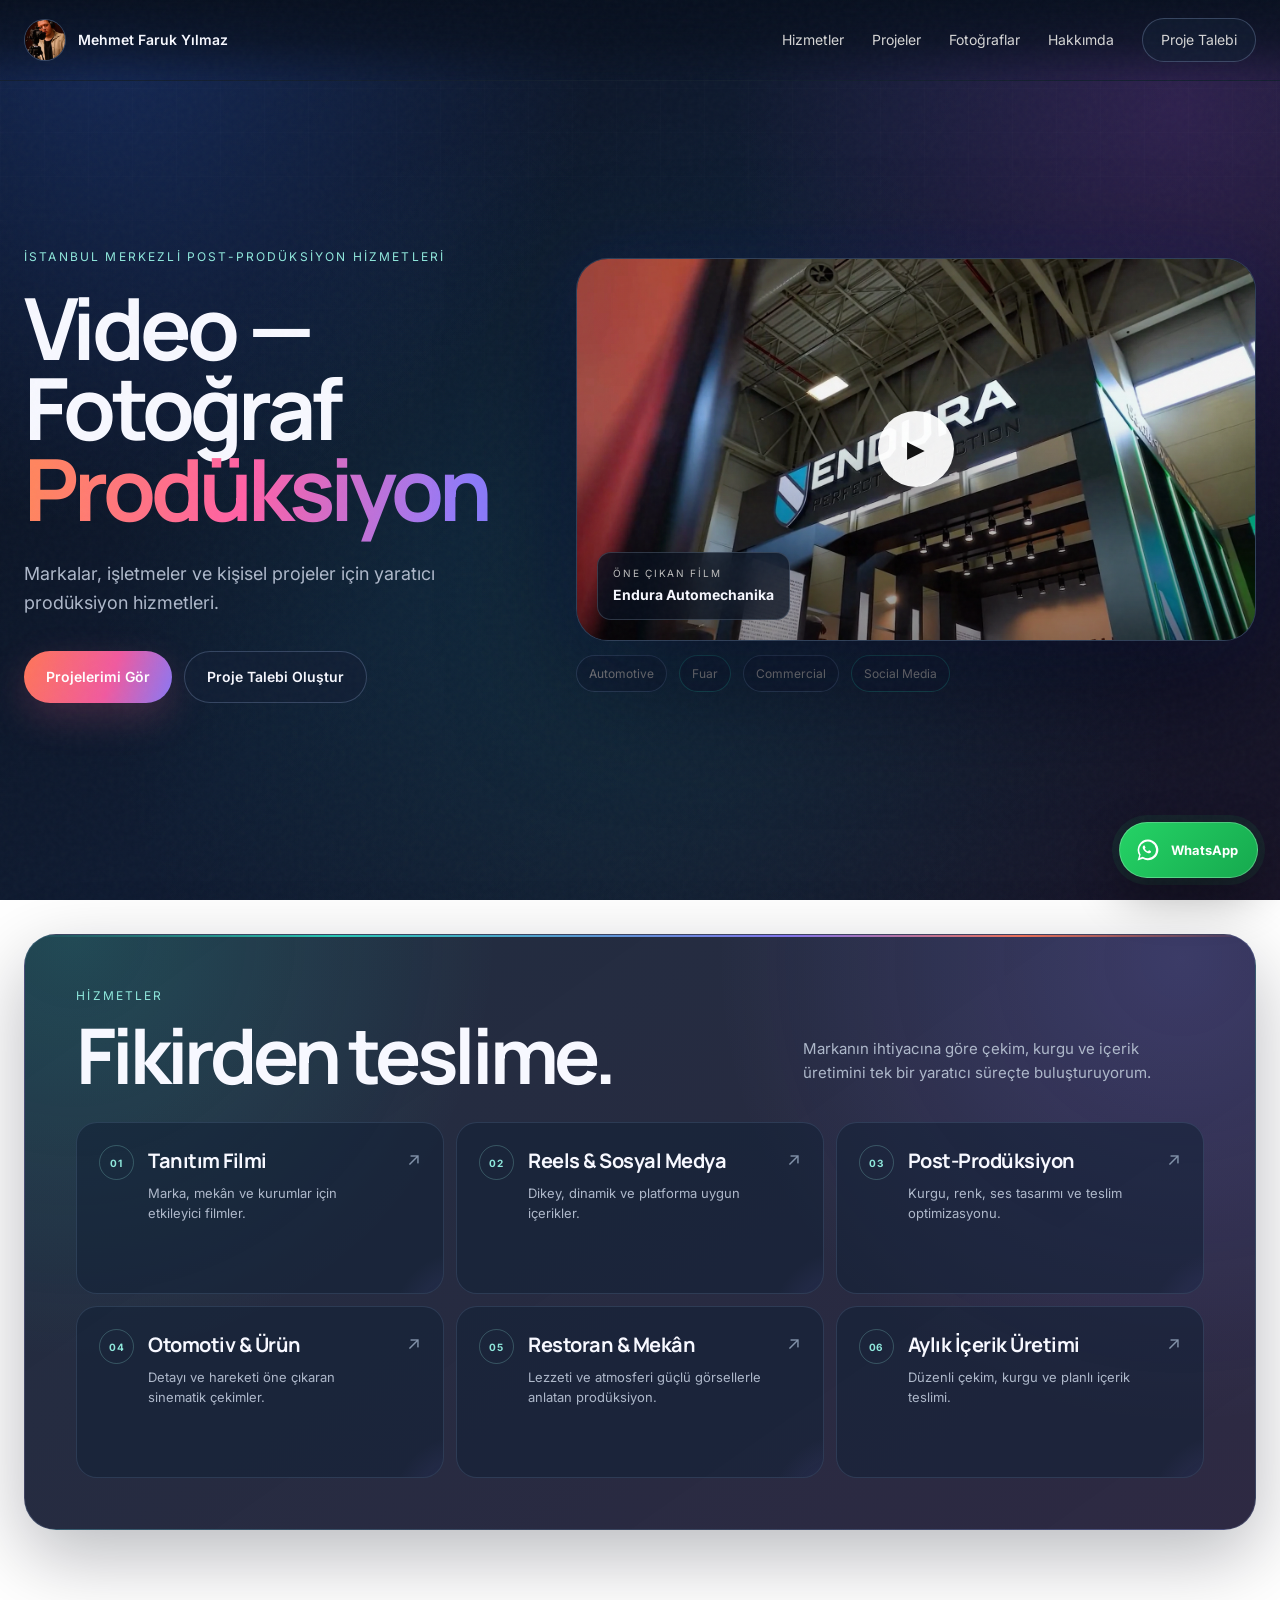
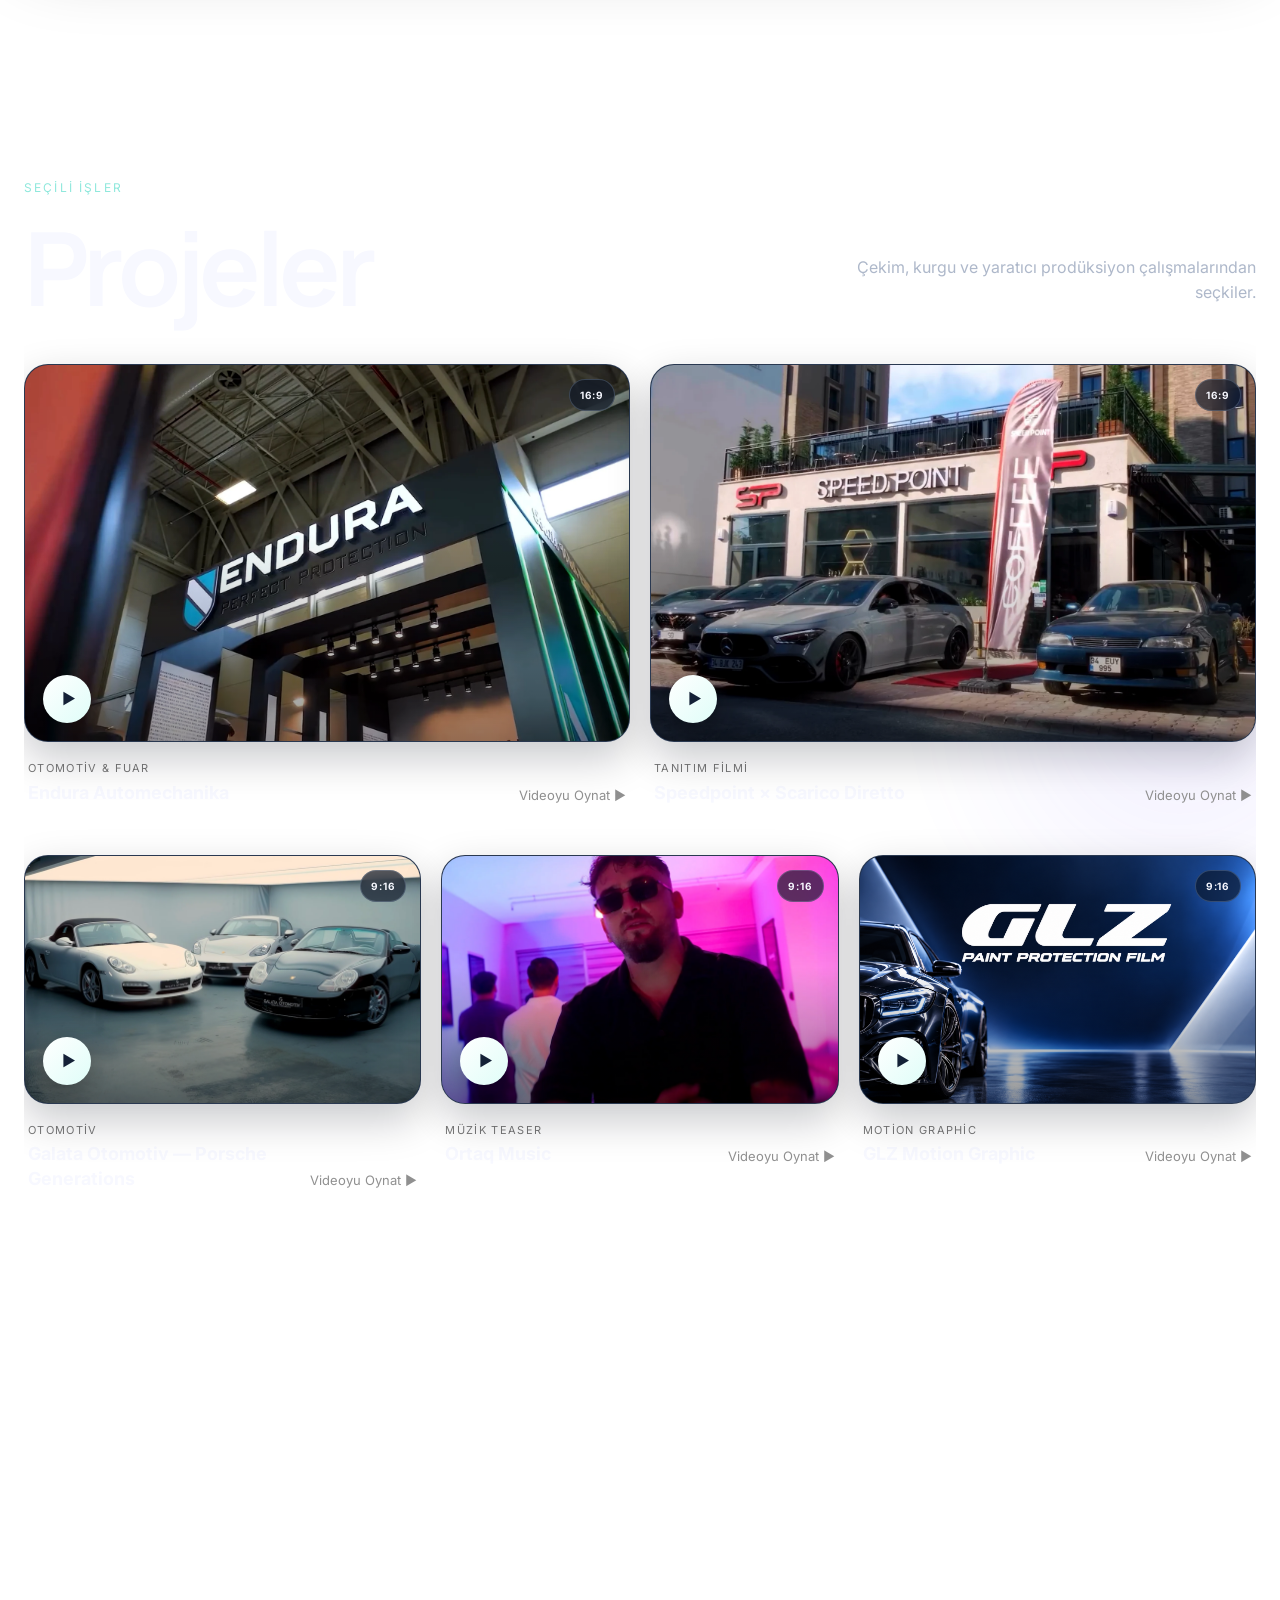
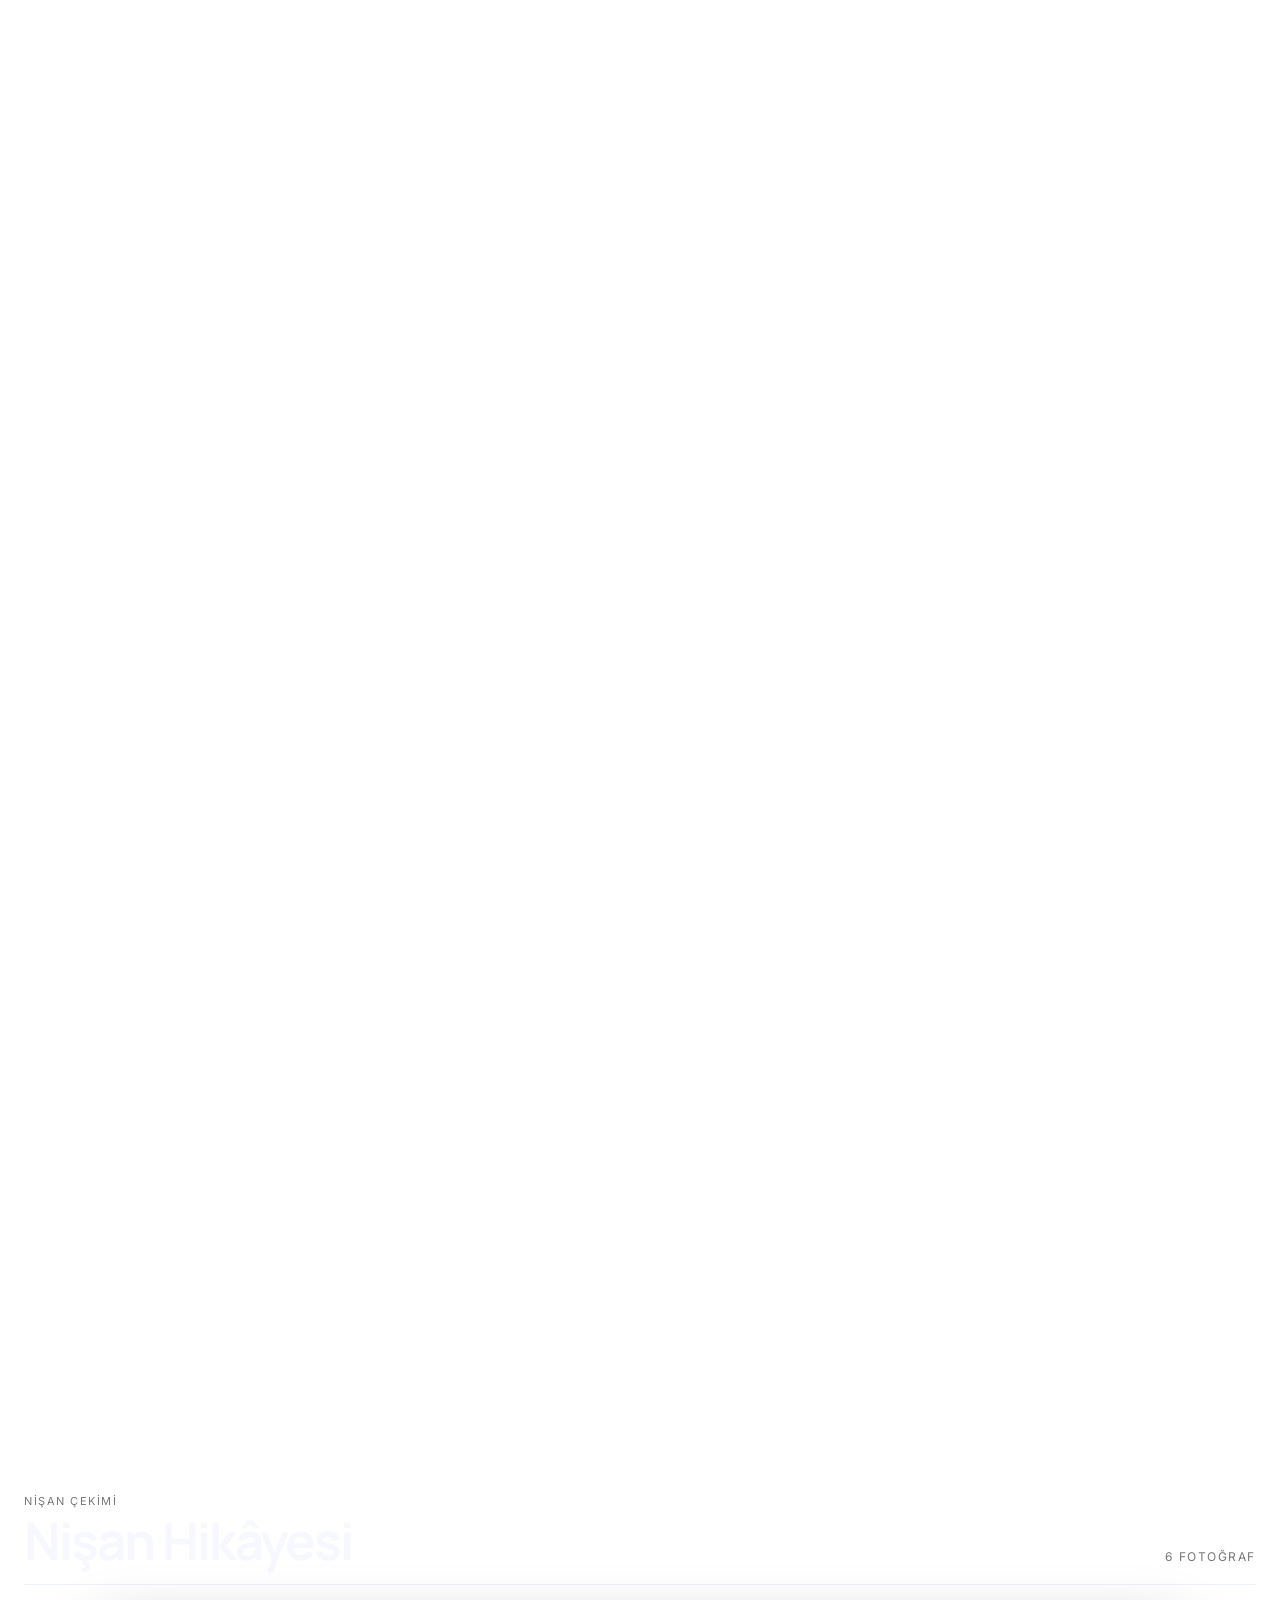
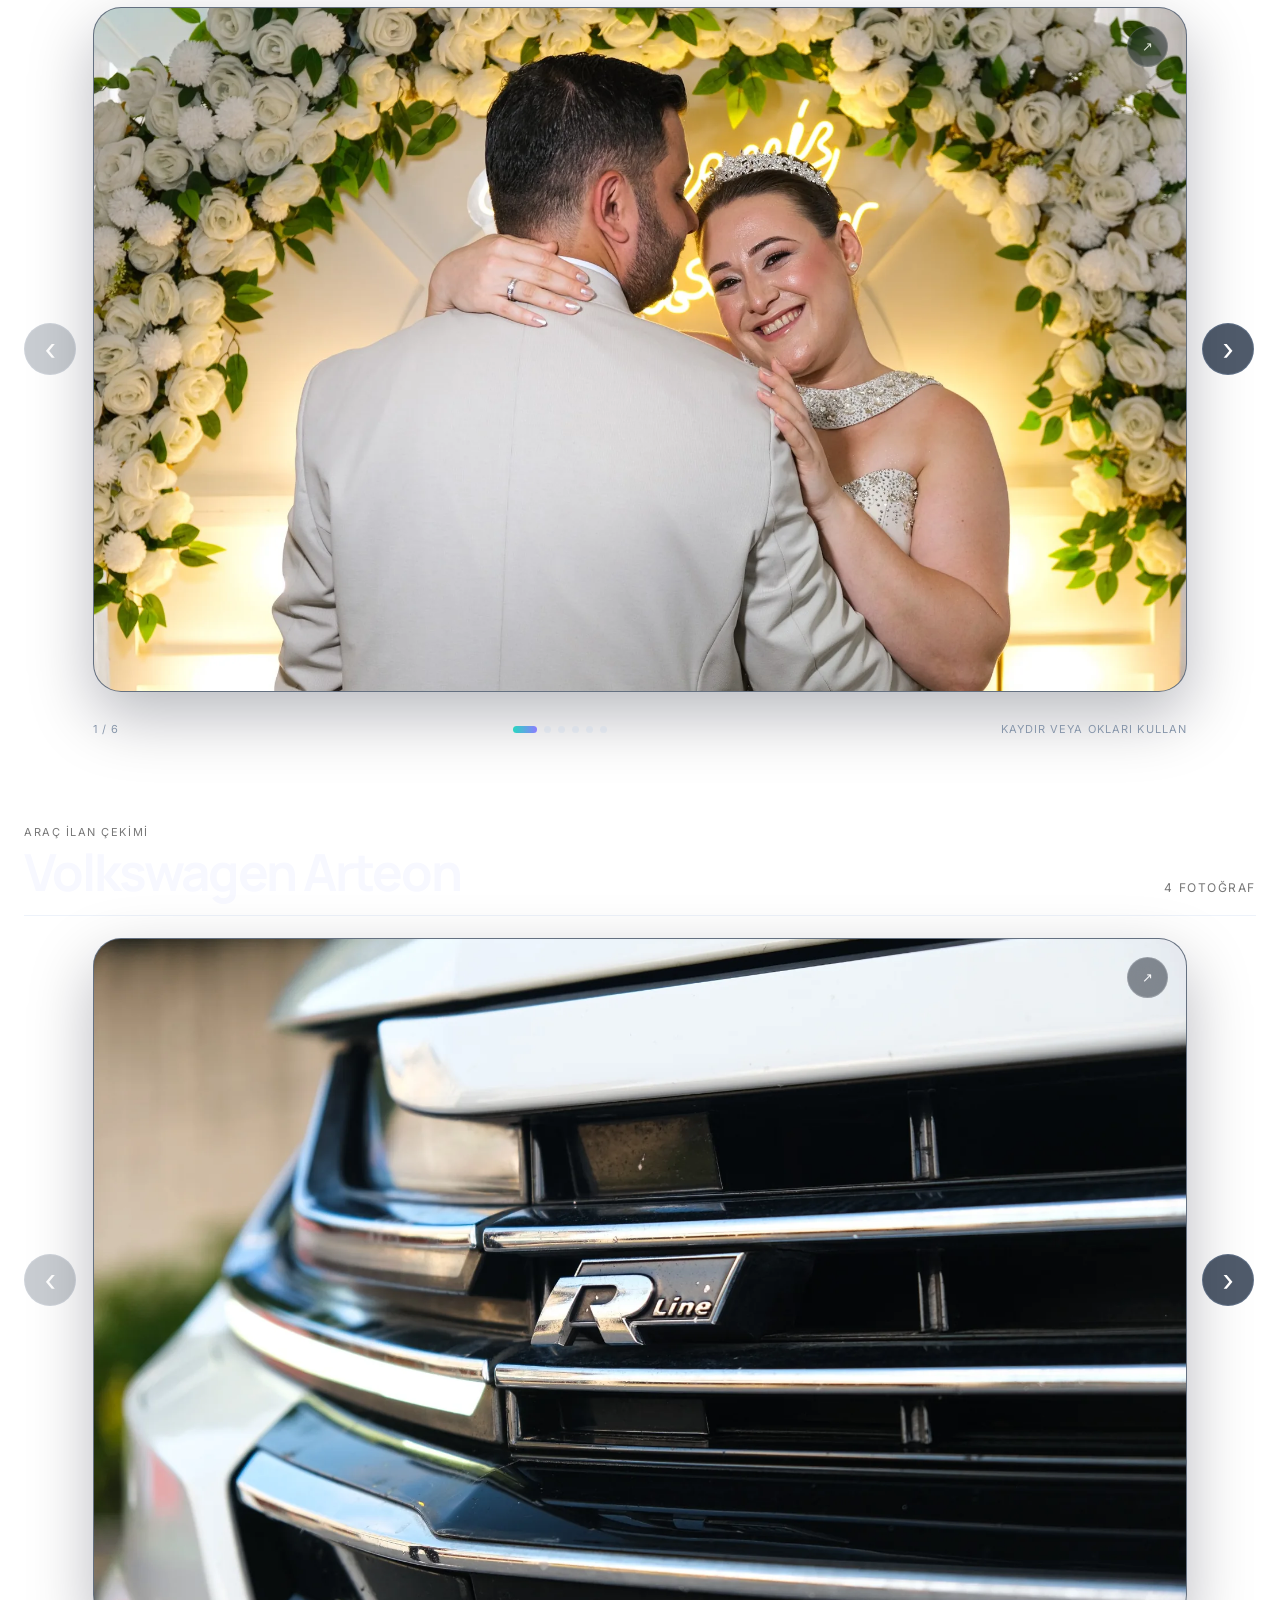
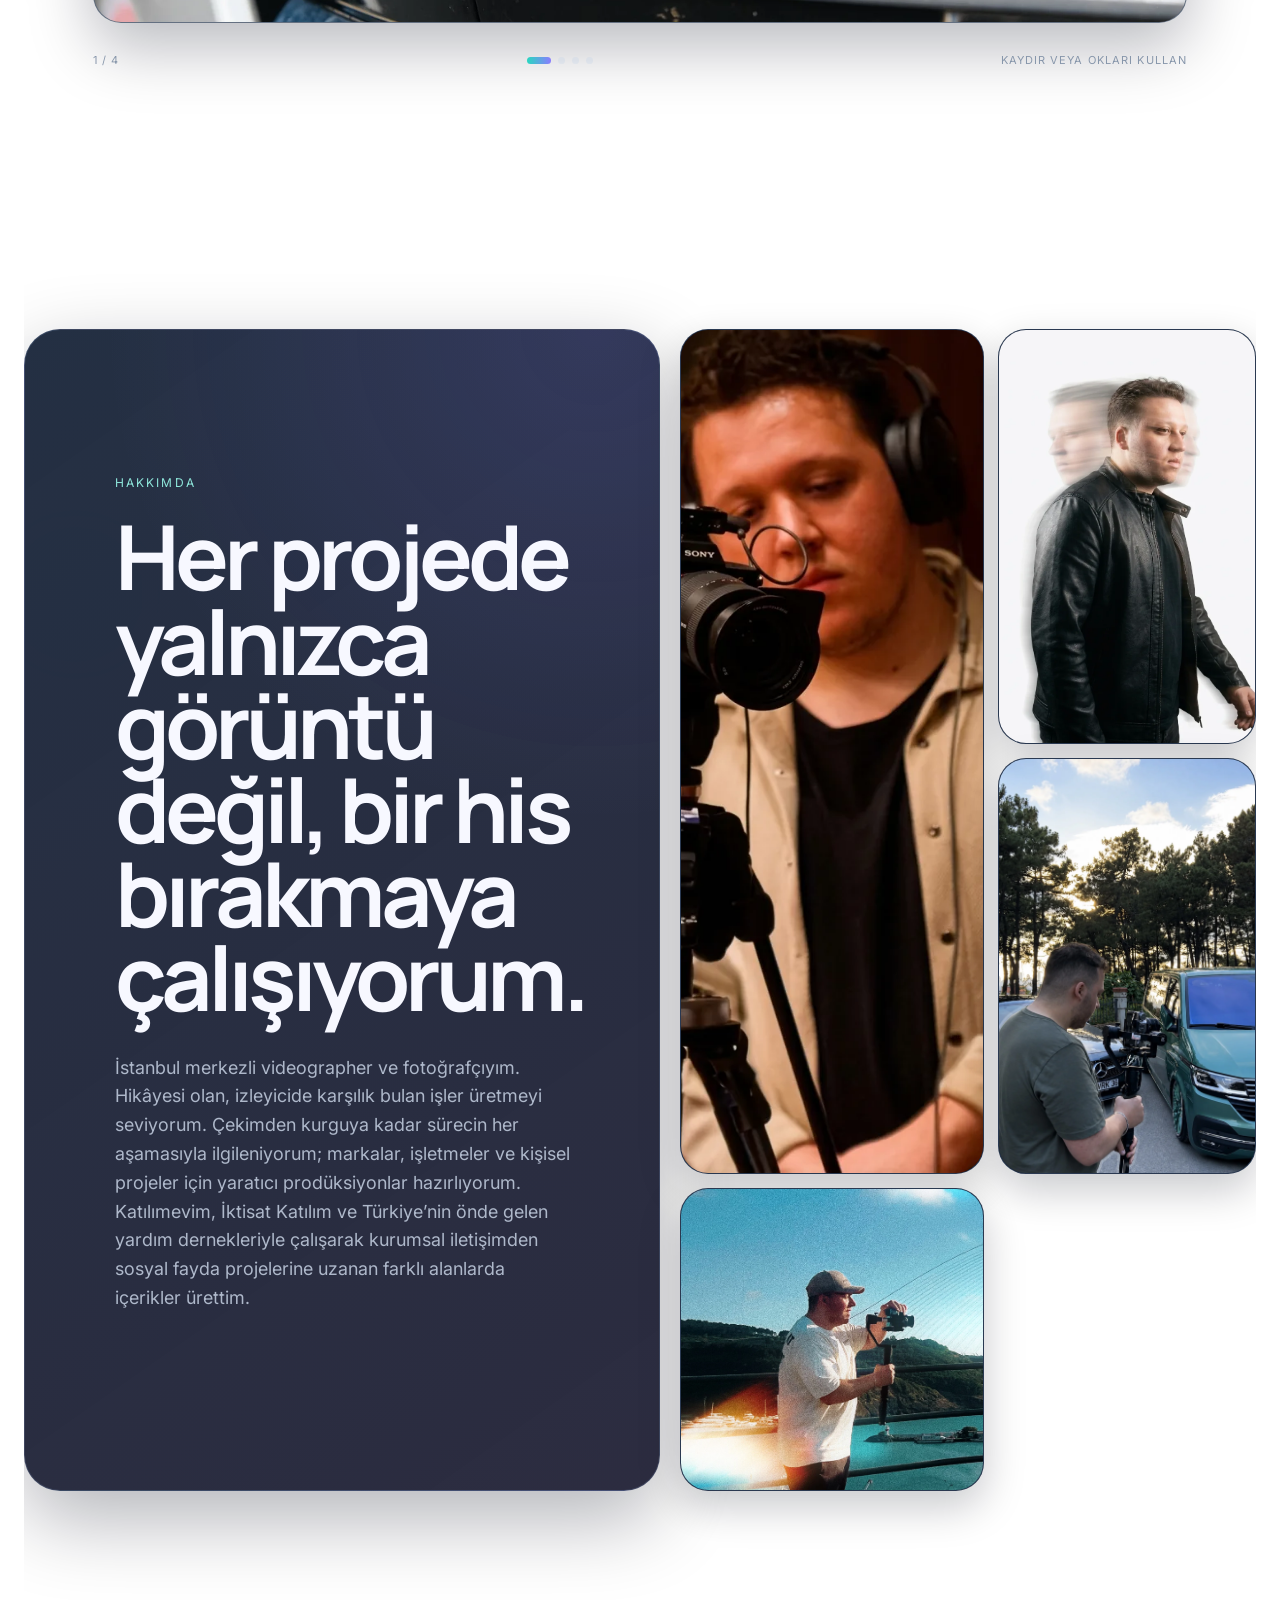
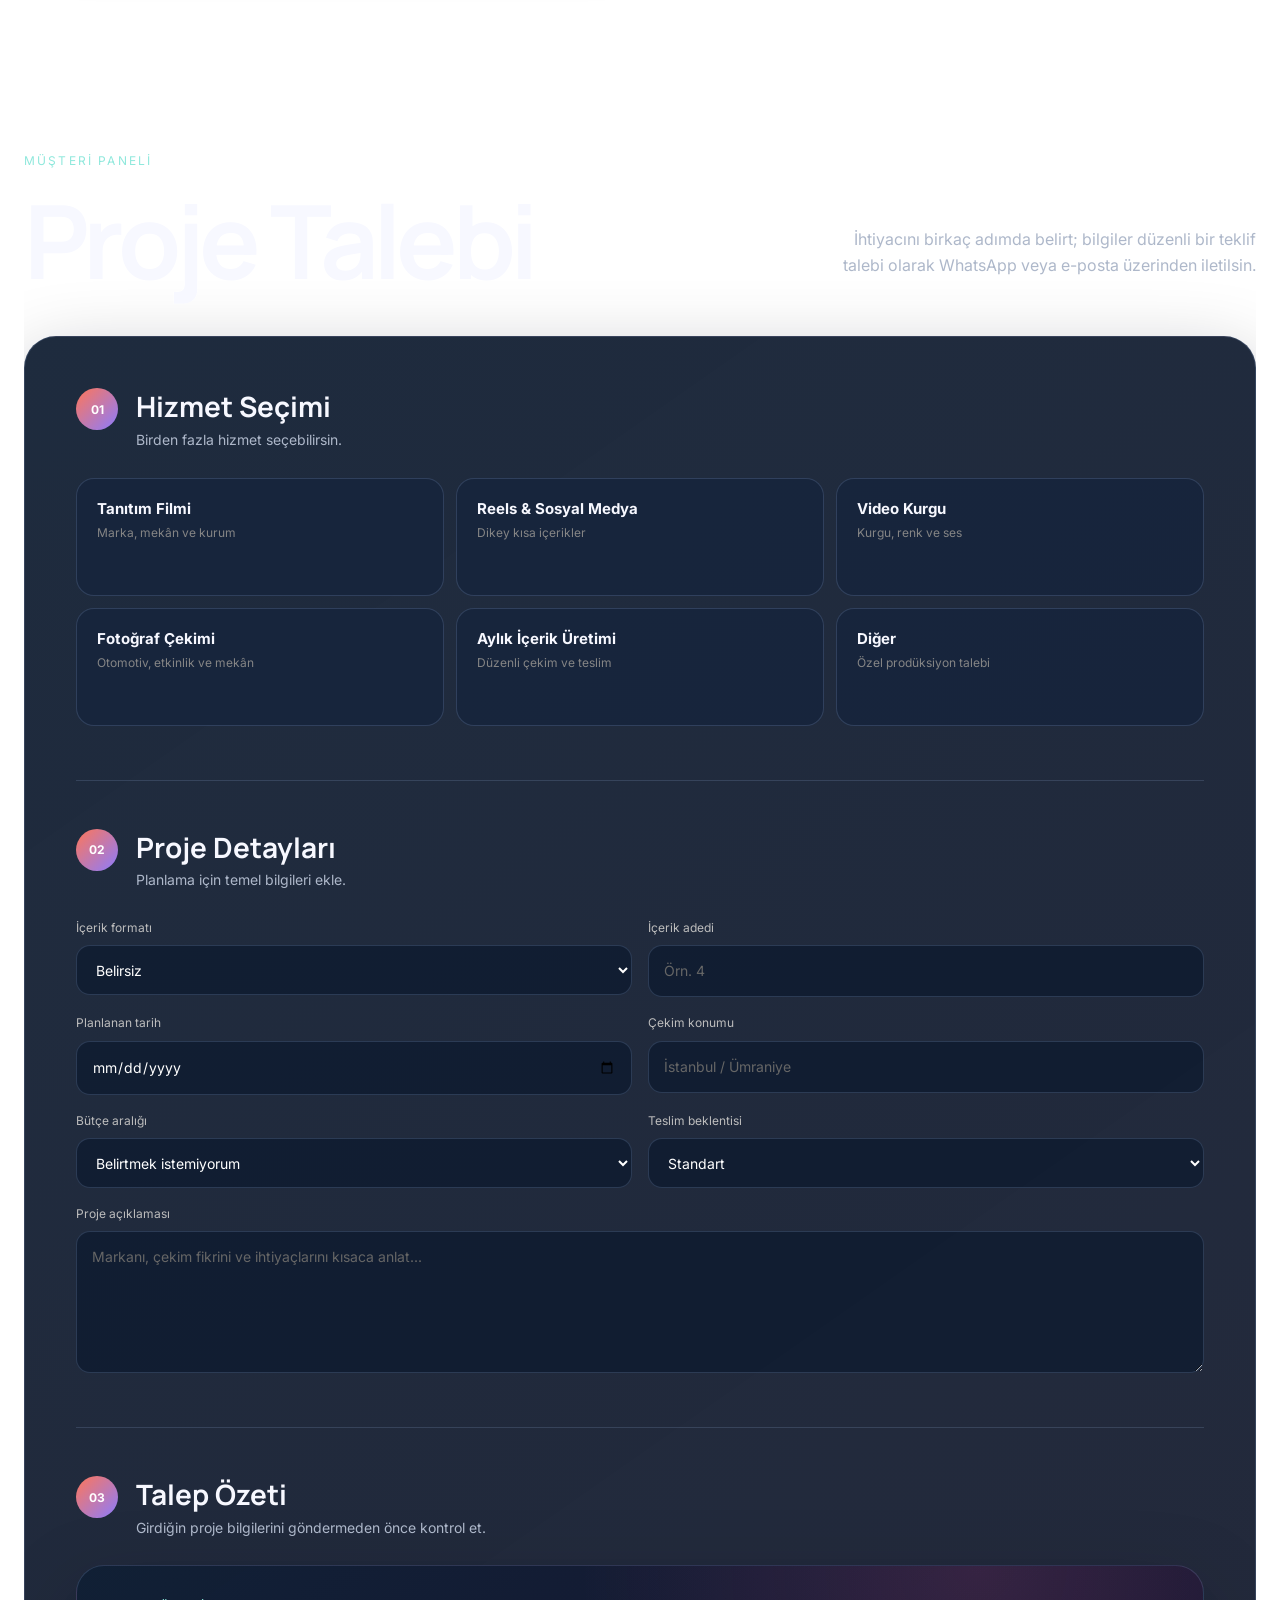
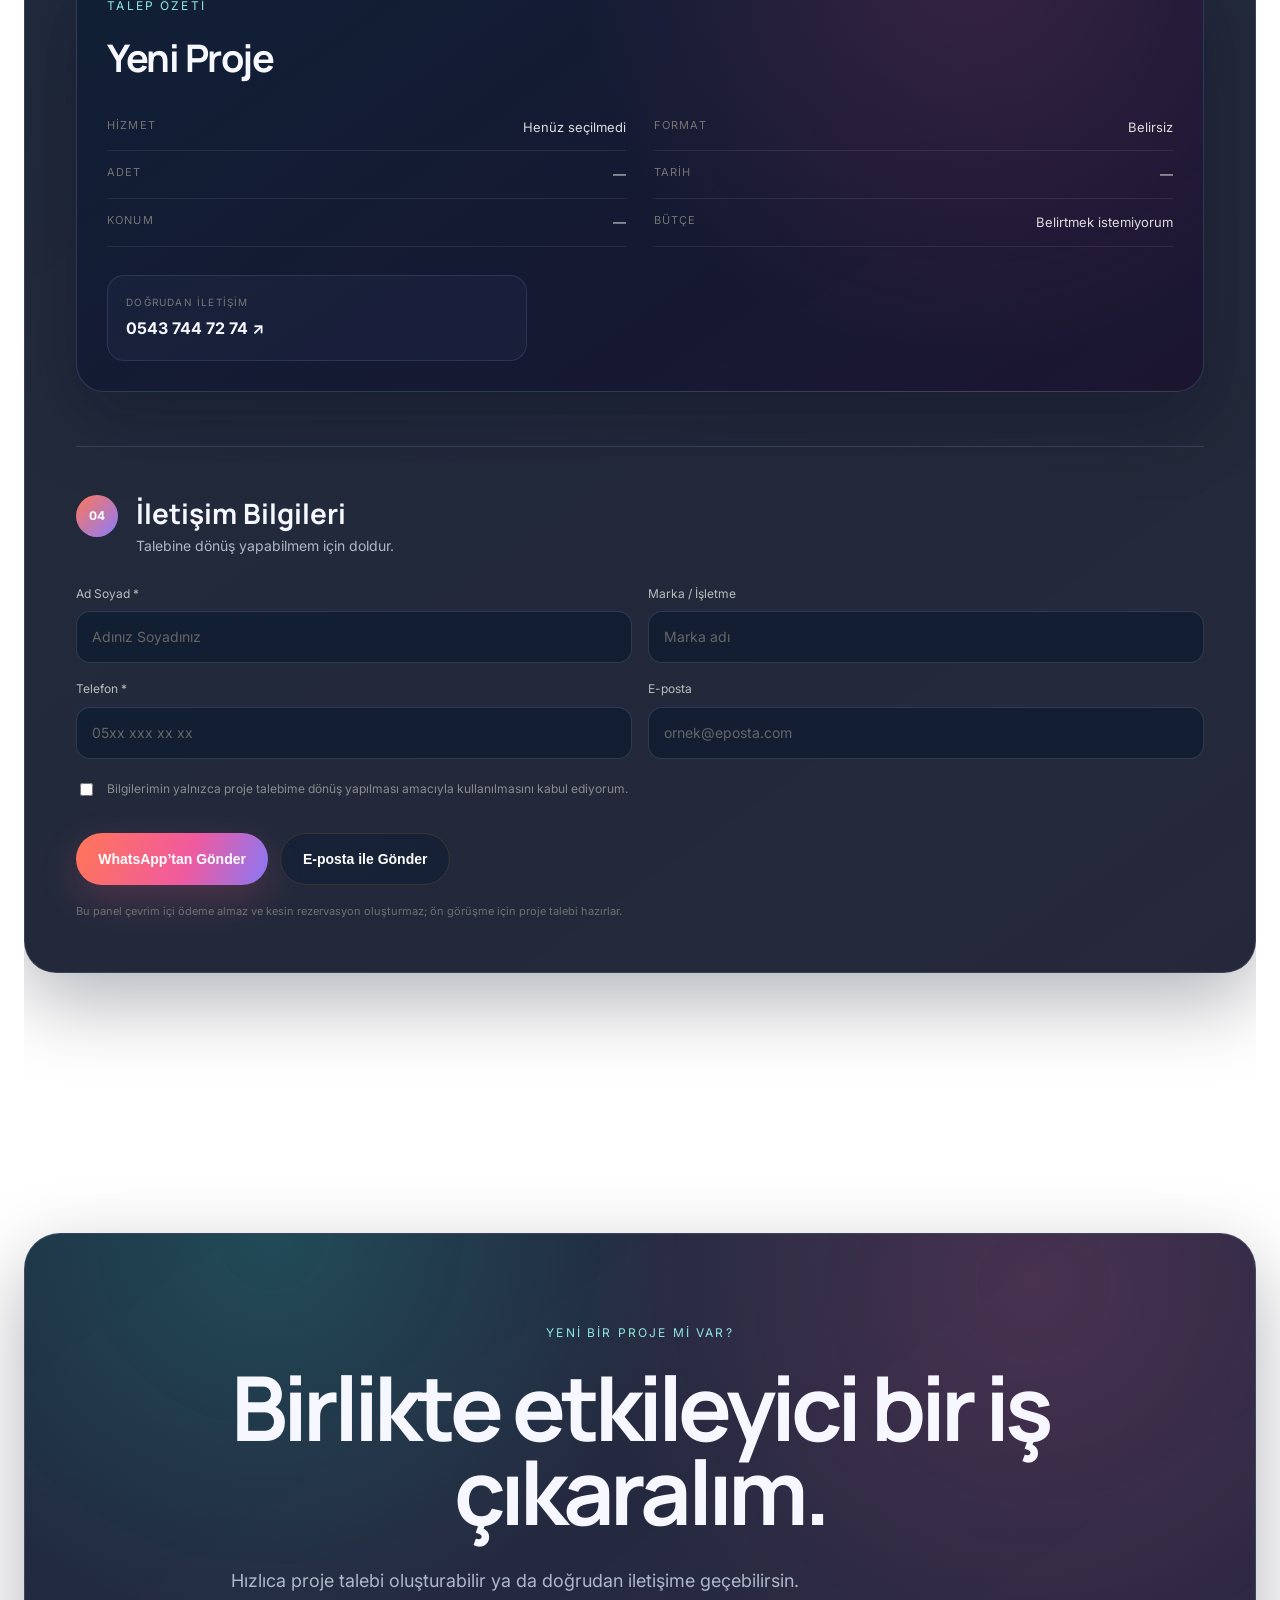
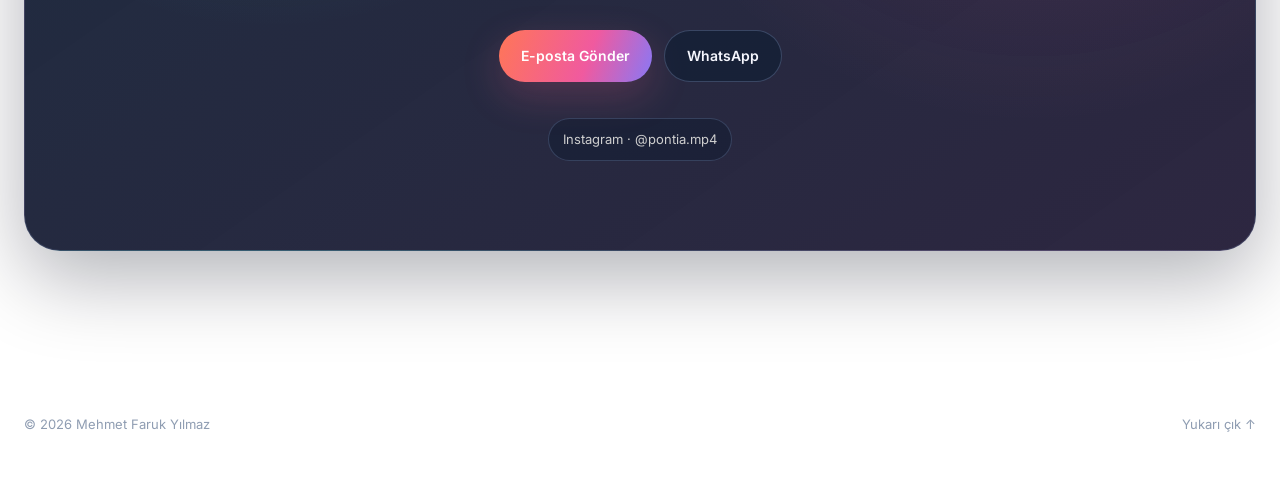
<file: mfy_portfolio_guncel_final/index.html>
<!DOCTYPE html>

<html lang="tr">
<head>
<meta charset="utf-8"/>
<meta content="width=device-width, initial-scale=1" name="viewport"/>
<meta content="Mehmet Faruk Yılmaz — Video ve fotoğraf prodüksiyon portfolyosu." name="description"/>
<title>Mehmet Faruk Yılmaz — Video &amp; Fotoğraf Prodüksiyon</title>
<link href="https://fonts.googleapis.com" rel="preconnect"/>
<link crossorigin="" href="https://fonts.gstatic.com" rel="preconnect"/>
<link href="https://fonts.googleapis.com/css2?family=Inter:wght@400;500;600;700&amp;family=Manrope:wght@500;600;700;800&amp;display=swap" rel="stylesheet"/>
<link href="assets/styles.css" rel="stylesheet"/>
<meta content="#0b1220" name="theme-color"/><link href="assets/branding/favicon-32.png" rel="icon" sizes="32x32" type="image/png"/><link href="assets/branding/apple-touch-icon.png" rel="apple-touch-icon" sizes="180x180"/><link href="site.webmanifest" rel="manifest"/><meta content="website" property="og:type"/><meta content="tr_TR" property="og:locale"/><meta content="Mehmet Faruk Yılmaz — Video &amp; Fotoğraf Prodüksiyon" property="og:title"/><meta content="Markalar, işletmeler ve kişisel projeler için yaratıcı prodüksiyon hizmetleri." property="og:description"/><meta content="/assets/branding/social-preview.jpg" property="og:image"/><meta content="1200" property="og:image:width"/><meta content="630" property="og:image:height"/><meta content="summary_large_image" name="twitter:card"/><meta content="Mehmet Faruk Yılmaz — Video &amp; Fotoğraf Prodüksiyon" name="twitter:title"/><meta content="Markalar, işletmeler ve kişisel projeler için yaratıcı prodüksiyon hizmetleri." name="twitter:description"/><meta content="/assets/branding/social-preview.jpg" name="twitter:image"/></head>
<body>
<div aria-hidden="true" class="noise"></div>
<header class="site-header">
<a aria-label="Hakkımda bölümüne git" class="brand" href="#about">
<span class="brand-mark"><img alt="Mehmet Faruk Yılmaz" src="assets/branding/mehmet-avatar.webp"/></span>
<span class="brand-name">Mehmet Faruk Yılmaz</span>
</a>
<button aria-controls="site-nav" aria-expanded="false" class="menu-button">Menü</button>
<nav aria-label="Ana menü" class="site-nav" id="site-nav"><a href="#services">Hizmetler</a><a href="#projects">Projeler</a><a href="#photography">Fotoğraflar</a><a href="#about">Hakkımda</a><a class="nav-cta" href="#order">Proje Talebi</a></nav>
</header>
<main id="top">
<section class="hero section-shell">
<div class="hero-copy reveal">
<p class="eyebrow">İstanbul merkezli post-prodüksiyon hizmetleri</p>
<h1>Video — Fotoğraf<br/><span>Prodüksiyon</span></h1>
<p class="hero-text">Markalar, işletmeler ve kişisel projeler için yaratıcı prodüksiyon hizmetleri.</p>
<div class="hero-actions">
<a class="button button-primary" href="#projects">Projelerimi Gör</a>
<a class="button button-secondary" href="#order">Proje Talebi Oluştur</a>
</div>
</div>
<div aria-label="Öne çıkan video" class="hero-visual reveal">
<div class="video-frame video-poster-frame" data-video-id="QjTY3efwC0g" data-video-title="Endura Automechanika">
<img alt="Endura Automechanika video kapağı" class="video-cover" loading="eager" src="assets/covers/endura-poster.webp"/><button aria-label="Endura Automechanika videosunu oynat" class="hero-play-button" type="button">▶</button><div class="video-label"><span>Öne Çıkan Film</span><strong>Endura Automechanika</strong></div>
</div>
<div class="hero-meta">
<span>Automotive</span><span>Fuar</span><span>Commercial</span><span>Social Media</span>
</div>
</div>
</section><section class="services section-shell" id="services">
<div class="service-showcase reveal">
<div class="service-intro">
<div>
<p class="eyebrow">Hizmetler</p>
<h2>Fikirden teslime.</h2>
</div>
<p>Markanın ihtiyacına göre çekim, kurgu ve içerik üretimini tek bir yaratıcı süreçte buluşturuyorum.</p>
</div>
<div class="service-grid">
<a aria-label="Speedpoint × Scarico Diretto tanıtım filmine git" class="service-card" data-service-link="" href="#project-speedpoint-scarico-diretto"><span class="service-number">01</span><div><h3>Tanıtım Filmi</h3><p>Marka, mekân ve kurumlar için etkileyici filmler.</p></div><span class="service-arrow">↗</span></a>
<a aria-label="Doktor Engin Aytur sosyal medya videosuna git" class="service-card" data-service-link="" href="#project-doktor-engin-aytur"><span class="service-number">02</span><div><h3>Reels &amp; Sosyal Medya</h3><p>Dikey, dinamik ve platforma uygun içerikler.</p></div><span class="service-arrow">↗</span></a>
<a aria-label="Ortaq Music post-prodüksiyon videosuna git" class="service-card" data-service-link="" href="#project-ortaq-music"><span class="service-number">03</span><div><h3>Post-Prodüksiyon</h3><p>Kurgu, renk, ses tasarımı ve teslim optimizasyonu.</p></div><span class="service-arrow">↗</span></a>
<a aria-label="Galata Otomotiv otomotiv videosuna git" class="service-card" data-service-link="" href="#project-galata-otomotiv-porsche-generations"><span class="service-number">04</span><div><h3>Otomotiv &amp; Ürün</h3><p>Detayı ve hareketi öne çıkaran sinematik çekimler.</p></div><span class="service-arrow">↗</span></a>
<a aria-label="İstanbul Konya Sofrası restoran videosuna git" class="service-card" data-service-link="" href="#project-konya-sofrasi"><span class="service-number">05</span><div><h3>Restoran &amp; Mekân</h3><p>Lezzeti ve atmosferi güçlü görsellerle anlatan prodüksiyon.</p></div><span class="service-arrow">↗</span></a>
<a aria-label="Aylık içerik üretimi örneğine git" class="service-card" data-service-link="" href="#project-speedpoint-scarico-diretto"><span class="service-number">06</span><div><h3>Aylık İçerik Üretimi</h3><p>Düzenli çekim, kurgu ve planlı içerik teslimi.</p></div><span class="service-arrow">↗</span></a>
</div>
</div>
</section>
<section class="projects section-shell" id="projects">
<div class="section-heading reveal">
<div><p class="eyebrow">Seçili işler</p><h2>Projeler</h2></div>
<p class="section-note">Çekim, kurgu ve yaratıcı prodüksiyon çalışmalarından seçkiler.</p>
</div>
<div class="project-grid">
<article aria-label="Endura Automechanika videosunu oynat" class="project-card project-large reveal" data-video-id="QjTY3efwC0g" data-video-title="Endura Automechanika" id="project-endura-automechanika" role="button" tabindex="0">
<div class="project-art">
<img alt="Endura Automechanika video kapağı" loading="lazy" src="assets/covers/endura-card.webp"/>
<span aria-hidden="true" class="project-play">▶</span>
<span class="format-badge">16:9</span>
</div>
<div class="project-info">
<div><p>Otomotiv &amp; Fuar</p><h3>Endura Automechanika</h3></div>
<span>Videoyu Oynat ▶</span>
</div>
</article>
<article aria-label="Speedpoint × Scarico Diretto videosunu oynat" class="project-card project-large reveal" data-video-id="ye_tXWi7Xfk" data-video-title="Speedpoint × Scarico Diretto" id="project-speedpoint-scarico-diretto" role="button" tabindex="0">
<div class="project-art">
<img alt="Speedpoint × Scarico Diretto video kapağı" loading="lazy" src="assets/covers/speedpoint-card.webp"/>
<span aria-hidden="true" class="project-play">▶</span>
<span class="format-badge">16:9</span>
</div>
<div class="project-info">
<div><p>Tanıtım Filmi</p><h3>Speedpoint × Scarico Diretto</h3></div>
<span>Videoyu Oynat ▶</span>
</div>
</article>
<article aria-label="Galata Otomotiv — Porsche Generations videosunu oynat" class="project-card is-vertical reveal" data-video-id="Ayvhx66mvII" data-video-title="Galata Otomotiv — Porsche Generations" id="project-galata-otomotiv-porsche-generations" role="button" tabindex="0">
<div class="project-art">
<img alt="Galata Otomotiv — Porsche Generations video kapağı" loading="lazy" src="assets/covers/porsche-card.webp"/>
<span aria-hidden="true" class="project-play">▶</span>
<span class="format-badge">9:16</span>
</div>
<div class="project-info">
<div><p>Otomotiv</p><h3>Galata Otomotiv — Porsche Generations</h3></div>
<span>Videoyu Oynat ▶</span>
</div>
</article>
<article aria-label="Ortaq Music videosunu oynat" class="project-card is-vertical reveal" data-video-id="RkO2uaIJNRQ" data-video-title="Ortaq Music" id="project-ortaq-music" role="button" tabindex="0">
<div class="project-art">
<img alt="Ortaq Music video kapağı" loading="lazy" src="assets/covers/ortaq-card.webp"/>
<span aria-hidden="true" class="project-play">▶</span>
<span class="format-badge">9:16</span>
</div>
<div class="project-info">
<div><p>Müzik Teaser</p><h3>Ortaq Music</h3></div>
<span>Videoyu Oynat ▶</span>
</div>
</article>
<article aria-label="GLZ Motion Graphic videosunu oynat" class="project-card is-vertical reveal" data-video-id="n5NGySwgwfI" data-video-title="GLZ Motion Graphic" id="project-glz-motion-graphic" role="button" tabindex="0">
<div class="project-art">
<img alt="GLZ Motion Graphic video kapağı" loading="lazy" src="assets/covers/glz-motion-graphic-card.png"/>
<span aria-hidden="true" class="project-play">▶</span>
<span class="format-badge">9:16</span>
</div>
<div class="project-info">
<div><p>Motion Graphic</p><h3>GLZ Motion Graphic</h3></div>
<span>Videoyu Oynat ▶</span>
</div>
</article>
<article aria-label="Pirelli Performance videosunu oynat" class="project-card is-vertical reveal" data-video-id="iT6K5gQ6PoQ" data-video-title="Pirelli Performance" id="project-pirelli-performance" role="button" tabindex="0">
<div class="project-art">
<img alt="Pirelli Performance video kapağı" loading="lazy" src="assets/covers/pirelli-performance-card.png"/>
<span aria-hidden="true" class="project-play">▶</span>
<span class="format-badge">9:16</span>
</div>
<div class="project-info">
<div><p>Otomotiv &amp; Marka</p><h3>Pirelli Performance</h3></div>
<span>Videoyu Oynat ▶</span>
</div>
</article>
<article aria-label="Setup Club videosunu oynat" class="project-card is-vertical reveal" data-video-id="7jFkDmeH4nI" data-video-title="Setup Club" id="project-setup-club" role="button" tabindex="0">
<div class="project-art">
<img alt="Setup Club video kapağı" loading="lazy" src="assets/covers/setup-card.webp"/>
<span aria-hidden="true" class="project-play">▶</span>
<span class="format-badge">9:16</span>
</div>
<div class="project-info">
<div><p>Gece Kulübü</p><h3>Setup Club</h3></div>
<span>Videoyu Oynat ▶</span>
</div>
</article>
<article aria-label="Vianna Wedding videosunu oynat" class="project-card is-vertical reveal" data-video-id="JF0aKY7DTXY" data-video-title="Vianna Wedding" id="project-vianna-wedding" role="button" tabindex="0">
<div class="project-art">
<img alt="Vianna Wedding video kapağı" loading="lazy" src="assets/covers/vianna-card.webp"/>
<span aria-hidden="true" class="project-play">▶</span>
<span class="format-badge">9:16</span>
</div>
<div class="project-info">
<div><p>Gelinlik</p><h3>Vianna Wedding</h3></div>
<span>Videoyu Oynat ▶</span>
</div>
</article>
<article aria-label="Lifted34 — Amarok videosunu oynat" class="project-card is-vertical reveal" data-video-id="XGDIF479Jow" data-video-title="Lifted34 — Amarok" id="project-lifted34-amarok" role="button" tabindex="0">
<div class="project-art">
<img alt="Lifted34 — Amarok video kapağı" loading="lazy" src="assets/covers/lifted34-card.webp"/>
<span aria-hidden="true" class="project-play">▶</span>
<span class="format-badge">9:16</span>
</div>
<div class="project-info">
<div><p>Otomotiv</p><h3>Lifted34 — Amarok</h3></div>
<span>Videoyu Oynat ▶</span>
</div>
</article>
<article aria-label="Sortie Effective videosunu oynat" class="project-card is-vertical reveal" data-video-id="V9F_8q1FXXQ" data-video-title="Sortie Effective" id="project-sortie-effective" role="button" tabindex="0">
<div class="project-art">
<img alt="Sortie Effective video kapağı" loading="lazy" src="assets/covers/sortie-card.webp"/>
<span aria-hidden="true" class="project-play">▶</span>
<span class="format-badge">9:16</span>
</div>
<div class="project-info">
<div><p>Restoran Reels</p><h3>Sortie Effective</h3></div>
<span>Videoyu Oynat ▶</span>
</div>
</article>
<article aria-label="İstanbul Konya Sofrası videosunu oynat" class="project-card is-vertical reveal" data-video-id="NplbxAKrP5g" data-video-title="İstanbul Konya Sofrası" id="project-konya-sofrasi" role="button" tabindex="0">
<div class="project-art">
<img alt="İstanbul Konya Sofrası video kapağı" loading="lazy" src="assets/covers/konya-card.webp"/>
<span aria-hidden="true" class="project-play">▶</span>
<span class="format-badge">9:16</span>
</div>
<div class="project-info">
<div><p>Konuşmalı Reels</p><h3>İstanbul Konya Sofrası</h3></div>
<span>Videoyu Oynat ▶</span>
</div>
</article>
<article aria-label="Doktor Engin Aytur — Reels Videosu videosunu oynat" class="project-card is-vertical reveal" data-video-id="Z8OerCgKwGM" data-video-title="Doktor Engin Aytur — Reels Videosu" id="project-doktor-engin-aytur" role="button" tabindex="0">
<div class="project-art">
<img alt="Doktor Engin Aytur Reels videosu kapağı" loading="lazy" src="assets/covers/doktor-engin-card.webp"/>
<span aria-hidden="true" class="project-play">▶</span>
<span class="format-badge">9:16</span>
</div>
<div class="project-info">
<div><p>Sağlık &amp; Sosyal Medya</p><h3>Doktor Engin Aytur — Reels Videosu</h3></div>
<span>Videoyu Oynat ▶</span>
</div>
</article>
</div>
<a class="channel-feature reveal" href="https://www.youtube.com/@Motor1Turkiye" rel="noopener noreferrer" target="_blank"><div class="channel-feature-media"><img alt="Motor1 Türkiye kurgu portfolyosu" loading="lazy" src="assets/covers/motor1-poster.webp"/></div>
<div class="channel-feature-copy">
<p class="eyebrow">Kurgu Portfolyosu</p>
<h3>Motor1 Türkiye</h3>
<p>Kanalda yayımlanan videoların tamamının kurgu sürecini yürütüyorum.</p>
</div>
<span>YouTube kanalını görüntüle ↗</span>
</a>
</section>
<section class="photography section-shell" id="photography">
<div class="section-heading reveal">
<div><p class="eyebrow">Fotoğraf seçkisi</p><h2>Fotoğraflar</h2></div>
<p class="section-note">Etkinlik ve otomotiv fotoğrafçılığından seçili çalışmalar.</p>
</div>
<div class="photo-project reveal">
<div class="photo-project-heading"><div><p>Nişan Çekimi</p><h3>Nişan Hikâyesi</h3></div><span>6 Fotoğraf</span></div>
<div aria-label="Nişan Hikâyesi" class="photo-carousel" data-carousel=""><button aria-label="Önceki fotoğraf" class="carousel-arrow carousel-prev" type="button">‹</button><div class="photo-carousel-viewport"><div class="photo-carousel-track"><button aria-label="Nişan fotoğrafını büyüt" class="photo-slide" data-lightbox="assets/photos/nisan-01.webp" data-slide-index="0" type="button"><img alt="Nişan töreninde çift portresi" loading="lazy" src="assets/photos/nisan-01.webp"/></button><button aria-label="Yüzük fotoğrafını büyüt" class="photo-slide" data-lightbox="assets/photos/nisan-02.webp" data-slide-index="1" type="button"><img alt="Nişan yüzükleri ve takı detayları" loading="lazy" src="assets/photos/nisan-02.webp"/></button><button aria-label="Nişan fotoğrafını büyüt" class="photo-slide" data-lightbox="assets/photos/nisan-03.webp" data-slide-index="2" type="button"><img alt="Nişan tarihini gösteren yaratıcı çift detayı" loading="lazy" src="assets/photos/nisan-03.webp"/></button><button aria-label="Yüzük detayı fotoğrafını büyüt" class="photo-slide" data-lightbox="assets/photos/nisan-04.webp" data-slide-index="3" type="button"><img alt="Gelin yüzük ve el detayı" loading="lazy" src="assets/photos/nisan-04.webp"/></button><button aria-label="Nişan fotoğrafını büyüt" class="photo-slide" data-lightbox="assets/photos/nisan-05.webp" data-slide-index="4" type="button"><img alt="Nişan dekoru önünde çift" loading="lazy" src="assets/photos/nisan-05.webp"/></button><button aria-label="Ayna fotoğrafını büyüt" class="photo-slide is-portrait" data-lightbox="assets/photos/nisan-06.webp" data-slide-index="5" type="button"><img alt="Aynada gülümseyen nişanlı çift" loading="lazy" src="assets/photos/nisan-06.webp"/></button></div></div><button aria-label="Sonraki fotoğraf" class="carousel-arrow carousel-next" type="button">›</button><div class="carousel-meta"><span class="carousel-counter">1 / 6</span><div aria-label="Fotoğraf seçimi" class="carousel-dots"></div><span class="carousel-hint">Kaydır veya okları kullan</span></div></div>
</div>
<div class="photo-project reveal">
<div class="photo-project-heading"><div><p>Araç İlan Çekimi</p><h3>Volkswagen Arteon</h3></div><span>4 Fotoğraf</span></div>
<div aria-label="Volkswagen Arteon" class="photo-carousel" data-carousel=""><button aria-label="Önceki fotoğraf" class="carousel-arrow carousel-prev" type="button">‹</button><div class="photo-carousel-viewport"><div class="photo-carousel-track"><button aria-label="Volkswagen Arteon fotoğrafını büyüt" class="photo-slide" data-lightbox="assets/photos/arteon-01.webp" data-slide-index="0" type="button"><img alt="Volkswagen Arteon önden üç çeyrek görünüm" loading="lazy" src="assets/photos/arteon-01.webp"/></button><button aria-label="Jant fotoğrafını büyüt" class="photo-slide" data-lightbox="assets/photos/arteon-02.webp" data-slide-index="1" type="button"><img alt="Volkswagen Arteon jant detayı" loading="lazy" src="assets/photos/arteon-02.webp"/></button><button aria-label="R-Line detayını büyüt" class="photo-slide" data-lightbox="assets/photos/arteon-03.webp" data-slide-index="2" type="button"><img alt="Volkswagen Arteon R-Line logo detayı" loading="lazy" src="assets/photos/arteon-03.webp"/></button><button aria-label="Volkswagen Arteon fotoğrafını büyüt" class="photo-slide" data-lightbox="assets/photos/arteon-04.webp" data-slide-index="3" type="button"><img alt="Volkswagen Arteon arkadan üç çeyrek görünüm" loading="lazy" src="assets/photos/arteon-04.webp"/></button></div></div><button aria-label="Sonraki fotoğraf" class="carousel-arrow carousel-next" type="button">›</button><div class="carousel-meta"><span class="carousel-counter">1 / 4</span><div aria-label="Fotoğraf seçimi" class="carousel-dots"></div><span class="carousel-hint">Kaydır veya okları kullan</span></div></div>
</div>
</section>
<section class="about section-shell" id="about">
<div class="about-layout">
<div class="about-card reveal">
<p class="eyebrow">Hakkımda</p>
<h2>Her projede yalnızca görüntü değil, bir his bırakmaya çalışıyorum.</h2>
<p>İstanbul merkezli videographer ve fotoğrafçıyım. Hikâyesi olan, izleyicide karşılık bulan işler üretmeyi seviyorum. Çekimden kurguya kadar sürecin her aşamasıyla ilgileniyorum; markalar, işletmeler ve kişisel projeler için yaratıcı prodüksiyonlar hazırlıyorum. Katılımevim, İktisat Katılım ve Türkiye’nin önde gelen yardım dernekleriyle çalışarak kurumsal iletişimden sosyal fayda projelerine uzanan farklı alanlarda içerikler ürettim.</p>
</div>
<div aria-label="Mehmet Faruk Yılmaz çekim fotoğrafları" class="about-gallery reveal">
<figure class="about-photo about-photo-main"><img alt="Mehmet Faruk Yılmaz kamera başında" loading="lazy" src="assets/about/mehmet-camera.webp"/></figure>
<figure class="about-photo"><img alt="Mehmet Faruk Yılmaz yaratıcı portre" loading="lazy" src="assets/about/mehmet-portrait.webp"/></figure>
<figure class="about-photo"><img alt="Mehmet Faruk Yılmaz gimbal ile dış çekimde" loading="lazy" src="assets/about/mehmet-bridge.webp"/></figure>
<figure class="about-photo"><img alt="Mehmet Faruk Yılmaz otomotiv çekiminde" loading="lazy" src="assets/about/mehmet-gimbal.webp"/></figure>
</div>
</div>
</section>
<section class="order-panel section-shell" id="order">
<div class="section-heading reveal">
<div><p class="eyebrow">Müşteri paneli</p><h2>Proje Talebi</h2></div>
<p class="section-note">İhtiyacını birkaç adımda belirt; bilgiler düzenli bir teklif talebi olarak WhatsApp veya e-posta üzerinden iletilsin.</p>
</div>
<div class="order-shell reveal">
<form class="order-form" id="project-order-form">
<div class="form-section">
<div class="form-section-title"><span>01</span><div><h3>Hizmet Seçimi</h3><p>Birden fazla hizmet seçebilirsin.</p></div></div>
<div class="service-choice-grid">
<label class="choice-card"><input name="service" type="checkbox" value="Tanıtım Filmi"/><span>Tanıtım Filmi</span><small>Marka, mekân ve kurum</small></label>
<label class="choice-card"><input name="service" type="checkbox" value="Reels &amp; Sosyal Medya"/><span>Reels &amp; Sosyal Medya</span><small>Dikey kısa içerikler</small></label>
<label class="choice-card"><input name="service" type="checkbox" value="Video Kurgu"/><span>Video Kurgu</span><small>Kurgu, renk ve ses</small></label>
<label class="choice-card"><input name="service" type="checkbox" value="Fotoğraf Çekimi"/><span>Fotoğraf Çekimi</span><small>Otomotiv, etkinlik ve mekân</small></label>
<label class="choice-card"><input name="service" type="checkbox" value="Aylık İçerik Üretimi"/><span>Aylık İçerik Üretimi</span><small>Düzenli çekim ve teslim</small></label>
<label class="choice-card"><input name="service" type="checkbox" value="Diğer"/><span>Diğer</span><small>Özel prodüksiyon talebi</small></label>
</div>
</div>
<div class="form-section">
<div class="form-section-title"><span>02</span><div><h3>Proje Detayları</h3><p>Planlama için temel bilgileri ekle.</p></div></div>
<div class="form-grid">
<label><span>İçerik formatı</span><select name="format"><option value="Belirsiz">Belirsiz</option><option value="Dikey 9:16">Dikey 9:16</option><option value="Yatay 16:9">Yatay 16:9</option><option value="Dikey ve yatay">Dikey ve yatay</option></select></label>
<label><span>İçerik adedi</span><input min="1" name="quantity" placeholder="Örn. 4" type="number"/></label>
<label><span>Planlanan tarih</span><input name="date" type="date"/></label>
<label><span>Çekim konumu</span><input name="location" placeholder="İstanbul / Ümraniye" type="text"/></label>
<label><span>Bütçe aralığı</span><select name="budget"><option value="Belirtmek istemiyorum">Belirtmek istemiyorum</option><option value="5.000 – 10.000 TL">5.000 – 10.000 TL</option><option value="10.000 – 20.000 TL">10.000 – 20.000 TL</option><option value="20.000 – 40.000 TL">20.000 – 40.000 TL</option><option value="40.000 TL ve üzeri">40.000 TL ve üzeri</option></select></label>
<label><span>Teslim beklentisi</span><select name="delivery"><option value="Standart">Standart</option><option value="Acil teslim">Acil teslim</option><option value="Tarihi birlikte planlayalım">Tarihi birlikte planlayalım</option></select></label>
<label class="field-full"><span>Proje açıklaması</span><textarea name="details" placeholder="Markanı, çekim fikrini ve ihtiyaçlarını kısaca anlat..." rows="5"></textarea></label>
</div>
</div><div class="form-section summary-section"><div class="form-section-title"><span>03</span><div><h3>Talep Özeti</h3><p>Girdiğin proje bilgilerini göndermeden önce kontrol et.</p></div></div><aside aria-live="polite" class="order-summary">
<p class="eyebrow">Talep Özeti</p>
<h3 id="summary-title">Yeni Proje</h3>
<dl>
<div><dt>Hizmet</dt><dd id="summary-services">Henüz seçilmedi</dd></div>
<div><dt>Format</dt><dd id="summary-format">Belirsiz</dd></div>
<div><dt>Adet</dt><dd id="summary-quantity">—</dd></div>
<div><dt>Tarih</dt><dd id="summary-date">—</dd></div>
<div><dt>Konum</dt><dd id="summary-location">—</dd></div>
<div><dt>Bütçe</dt><dd id="summary-budget">Belirtmek istemiyorum</dd></div>
</dl>
<div class="summary-contact"><span>Doğrudan iletişim</span><a href="https://wa.me/905437447274?text=Merhaba%20Mehmet%20Faruk%20Bey%2C%20video%20ve%20foto%C4%9Fraf%20prod%C3%BCksiyon%20hizmetleriniz%20hakk%C4%B1nda%20bilgi%20almak%20istiyorum." rel="noopener" target="_blank">0543 744 72 74 ↗</a></div>
</aside></div>
<div class="form-section">
<div class="form-section-title"><span>04</span><div><h3>İletişim Bilgileri</h3><p>Talebine dönüş yapabilmem için doldur.</p></div></div>
<div class="form-grid">
<label><span>Ad Soyad *</span><input name="customerName" placeholder="Adınız Soyadınız" required="" type="text"/></label>
<label><span>Marka / İşletme</span><input name="company" placeholder="Marka adı" type="text"/></label>
<label><span>Telefon *</span><input name="phone" placeholder="05xx xxx xx xx" required="" type="tel"/></label>
<label><span>E-posta</span><input name="email" placeholder="ornek@eposta.com" type="email"/></label>
</div>
<label class="consent"><input name="consent" required="" type="checkbox"/><span>Bilgilerimin yalnızca proje talebime dönüş yapılması amacıyla kullanılmasını kabul ediyorum.</span></label>
</div>
<div class="order-actions">
<button class="button button-primary" type="submit">WhatsApp’tan Gönder</button>
<button class="button button-secondary" id="email-order" type="button">E-posta ile Gönder</button>
</div>
<p class="order-disclaimer">Bu panel çevrim içi ödeme almaz ve kesin rezervasyon oluşturmaz; ön görüşme için proje talebi hazırlar.</p>
</form>
</div>
</section><section class="contact section-shell" id="contact">
<div class="contact-card reveal">
<p class="eyebrow">Yeni bir proje mi var?</p>
<h2>Birlikte etkileyici bir iş çıkaralım.</h2>
<p>Hızlıca proje talebi oluşturabilir ya da doğrudan iletişime geçebilirsin.</p>
<div class="contact-actions">
<a class="button button-primary" href="mailto:mehmetfy1888@gmail.com">E-posta Gönder</a>
<a class="button button-secondary" href="https://wa.me/905437447274?text=Merhaba%20Mehmet%20Faruk%20Bey%2C%20video%20ve%20foto%C4%9Fraf%20prod%C3%BCksiyon%20hizmetleriniz%20hakk%C4%B1nda%20bilgi%20almak%20istiyorum." rel="noopener" target="_blank">WhatsApp</a>
</div>
<div class="social-links"><a href="https://www.instagram.com/pontia.mp4/" rel="noopener" target="_blank">Instagram · @pontia.mp4</a></div>
</div>
</section>
</main>
<footer class="site-footer section-shell">
<p>© <span id="year"></span> Mehmet Faruk Yılmaz</p>
<a href="#top">Yukarı çık ↑</a>
</footer>
<a aria-label="WhatsApp üzerinden mesaj gönder" class="floating-whatsapp" href="https://wa.me/905437447274?text=Merhaba%20Mehmet%20Faruk%20Bey%2C%20video%20ve%20foto%C4%9Fraf%20prod%C3%BCksiyon%20hizmetleriniz%20hakk%C4%B1nda%20bilgi%20almak%20istiyorum." rel="noopener noreferrer" target="_blank">
<svg aria-hidden="true" viewbox="0 0 32 32"><path d="M19.11 17.2c-.25-.13-1.47-.73-1.7-.81-.23-.08-.39-.13-.56.13-.16.25-.64.81-.78.98-.14.17-.29.19-.54.06-.25-.13-1.05-.39-2-1.24-.74-.66-1.24-1.47-1.38-1.72-.14-.25-.02-.38.11-.51.11-.11.25-.29.37-.43.12-.15.16-.25.25-.42.08-.17.04-.31-.02-.44-.06-.13-.56-1.35-.77-1.85-.2-.49-.41-.42-.56-.43h-.48c-.17 0-.44.06-.68.31-.23.25-.89.87-.89 2.12s.91 2.46 1.04 2.63c.12.17 1.79 2.73 4.34 3.83.61.26 1.08.42 1.45.54.61.19 1.16.17 1.6.1.49-.07 1.47-.6 1.68-1.18.21-.58.21-1.08.15-1.18-.06-.11-.23-.17-.48-.29z" fill="currentColor"></path><path d="M16.04 3.2A12.7 12.7 0 0 0 5.16 22.47L3.2 28.8l6.5-1.91a12.69 12.69 0 1 0 6.34-23.69zm0 22.98c-2.08 0-4.12-.56-5.9-1.62l-.42-.25-3.86 1.13 1.16-3.76-.27-.43a10.28 10.28 0 1 1 9.29 4.93z" fill="currentColor"></path></svg>
<span>WhatsApp</span>
</a><script src="assets/script.js"></script>
</body>
</html>
</file>
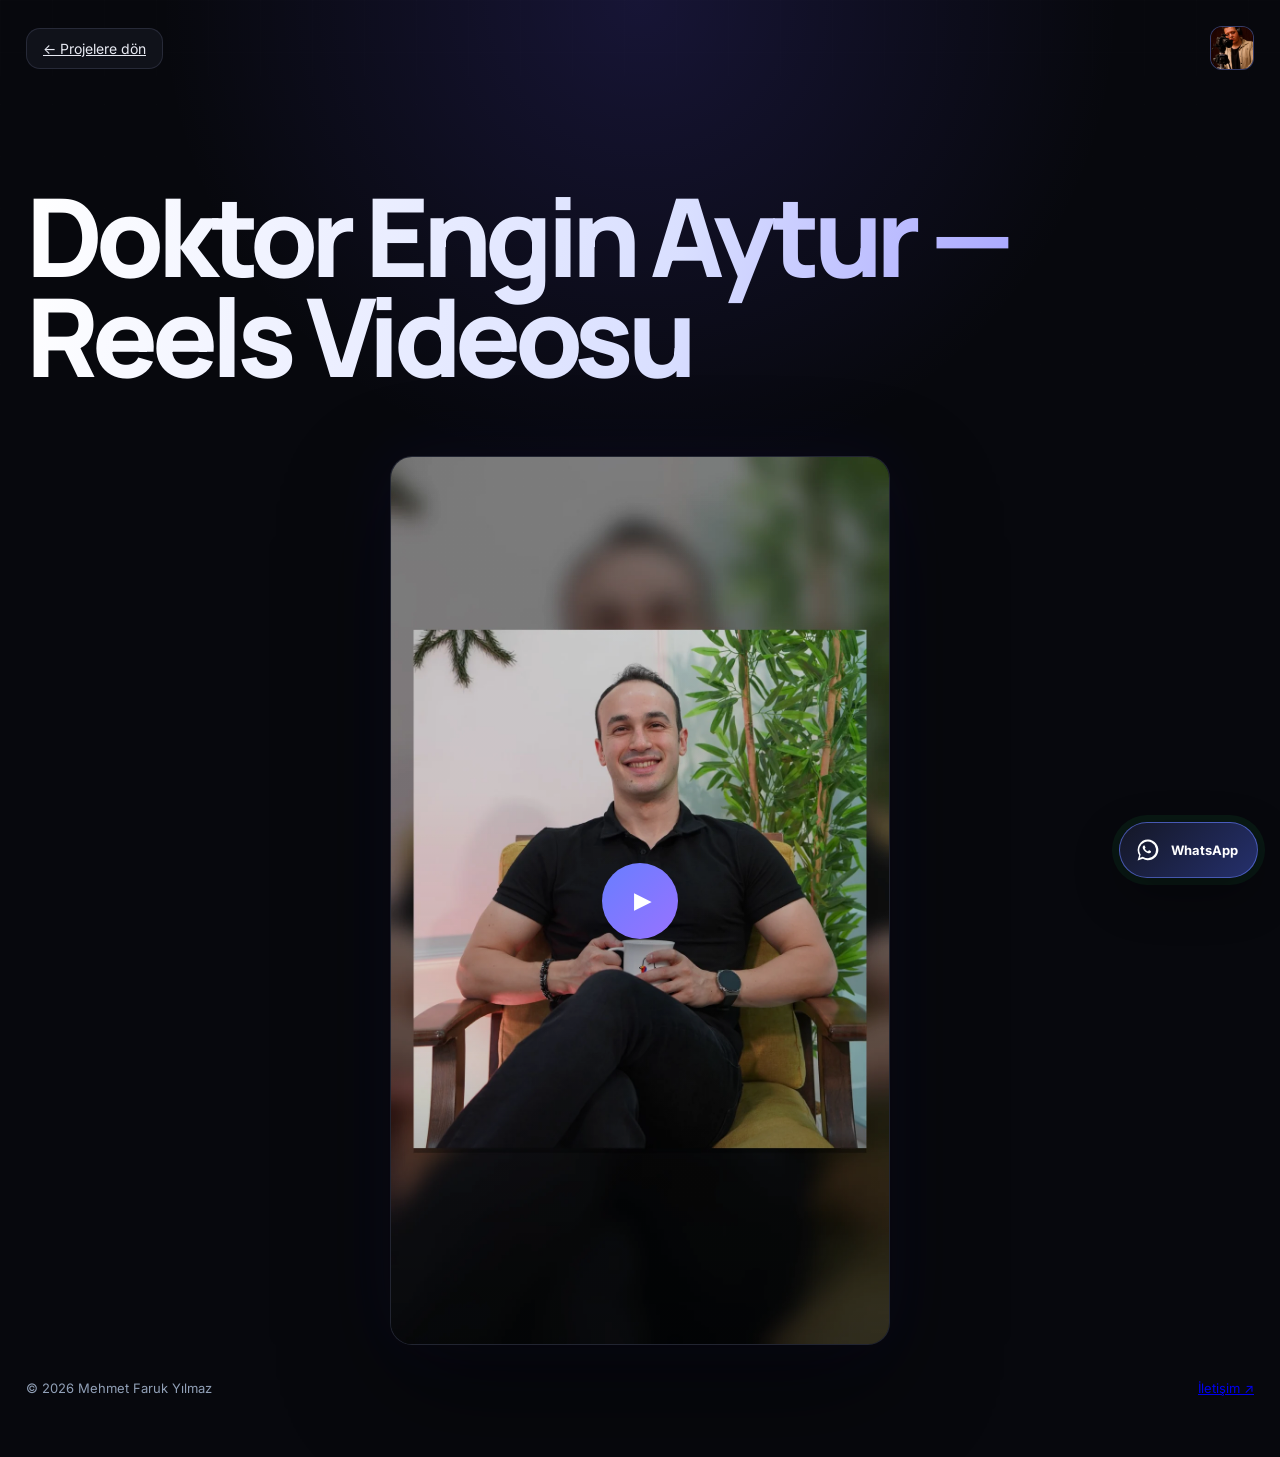
<file: projects/doktor-engin-aytur.html>
<!DOCTYPE html>
<html lang="tr">
<head>
<meta charset="utf-8"/>
<meta content="width=device-width,initial-scale=1" name="viewport"/>
<meta content="Doktor Engin Aytur Reels Videosu — Mehmet Faruk Yılmaz portfolyo projesi." name="description"/>
<title>Doktor Engin Aytur — Reels Videosu | Mehmet Faruk Yılmaz</title>
<link href="https://fonts.googleapis.com" rel="preconnect"/>
<link crossorigin="" href="https://fonts.gstatic.com" rel="preconnect"/>
<link href="https://fonts.googleapis.com/css2?family=Inter:wght@400;500;600;700&amp;family=Manrope:wght@600;700;800&amp;display=swap" rel="stylesheet"/>
<link href="../assets/project.css" rel="stylesheet"/>
<meta content="#0b1220" name="theme-color"/>
<link href="../assets/branding/favicon-32.png" rel="icon" sizes="32x32" type="image/png"/>
<link href="../assets/branding/apple-touch-icon.png" rel="apple-touch-icon" sizes="180x180"/>
</head>
<body>
<main class="project-page">
<div class="project-wrap">
<header class="project-top"><a class="back" href="../index.html#projects">← Projelere dön</a><div class="brand"><img alt="Mehmet Faruk Yılmaz" src="../assets/branding/mehmet-avatar.webp"/></div></header>
<section class="project-hero"><h1>Doktor Engin Aytur — Reels Videosu</h1></section>
<section class="video-shell">
<div class="video-box vertical" data-video-id="Z8OerCgKwGM" data-video-title="Doktor Engin Aytur Reels Videosu">
<button aria-label="Doktor Engin Aytur Reels videosunu oynat" class="project-video-poster" type="button"><img alt="Doktor Engin Aytur Reels videosu kapağı" loading="eager" src="../assets/covers/doktor-engin-poster.webp"/><span aria-hidden="true" class="project-play-button">▶</span></button>
</div>
</section>
<footer class="project-footer"><span>© <span data-year=""></span> Mehmet Faruk Yılmaz</span><a href="../index.html#contact">İletişim ↗</a></footer>
</div>
</main>
<a aria-label="WhatsApp üzerinden mesaj gönder" class="floating-whatsapp" href="https://wa.me/905437447274?text=Merhaba%20Mehmet%20Faruk%2C%20portfolyo%20siteniz%20%C3%BCzerinden%20ula%C5%9F%C4%B1yorum." rel="noopener noreferrer" target="_blank"><svg aria-hidden="true" viewBox="0 0 32 32"><path d="M19.11 17.2c-.25-.13-1.47-.73-1.7-.81-.23-.08-.39-.13-.56.13-.16.25-.64.81-.78.98-.14.17-.29.19-.54.06-.25-.13-1.05-.39-2-1.24-.74-.66-1.24-1.47-1.38-1.72-.14-.25-.02-.38.11-.51.11-.11.25-.29.37-.43.12-.15.16-.25.25-.42.08-.17.04-.31-.02-.44-.06-.13-.56-1.35-.77-1.85-.2-.49-.41-.42-.56-.43h-.48c-.17 0-.44.06-.68.31-.23.25-.89.87-.89 2.12s.91 2.46 1.04 2.63c.12.17 1.79 2.73 4.34 3.83.61.26 1.08.42 1.45.54.61.19 1.16.17 1.6.1.49-.07 1.47-.6 1.68-1.18.21-.58.21-1.08.15-1.18-.06-.11-.23-.17-.48-.29z" fill="currentColor"></path><path d="M16.04 3.2A12.7 12.7 0 0 0 5.16 22.47L3.2 28.8l6.5-1.91a12.69 12.69 0 1 0 6.34-23.69zm0 22.98c-2.08 0-4.12-.56-5.9-1.62l-.42-.25-3.86 1.13 1.16-3.76-.27-.43a10.28 10.28 0 1 1 9.29 4.93z" fill="currentColor"></path></svg><span>WhatsApp</span></a>
<script src="../assets/project.js"></script>
</body>
</html>
</file>
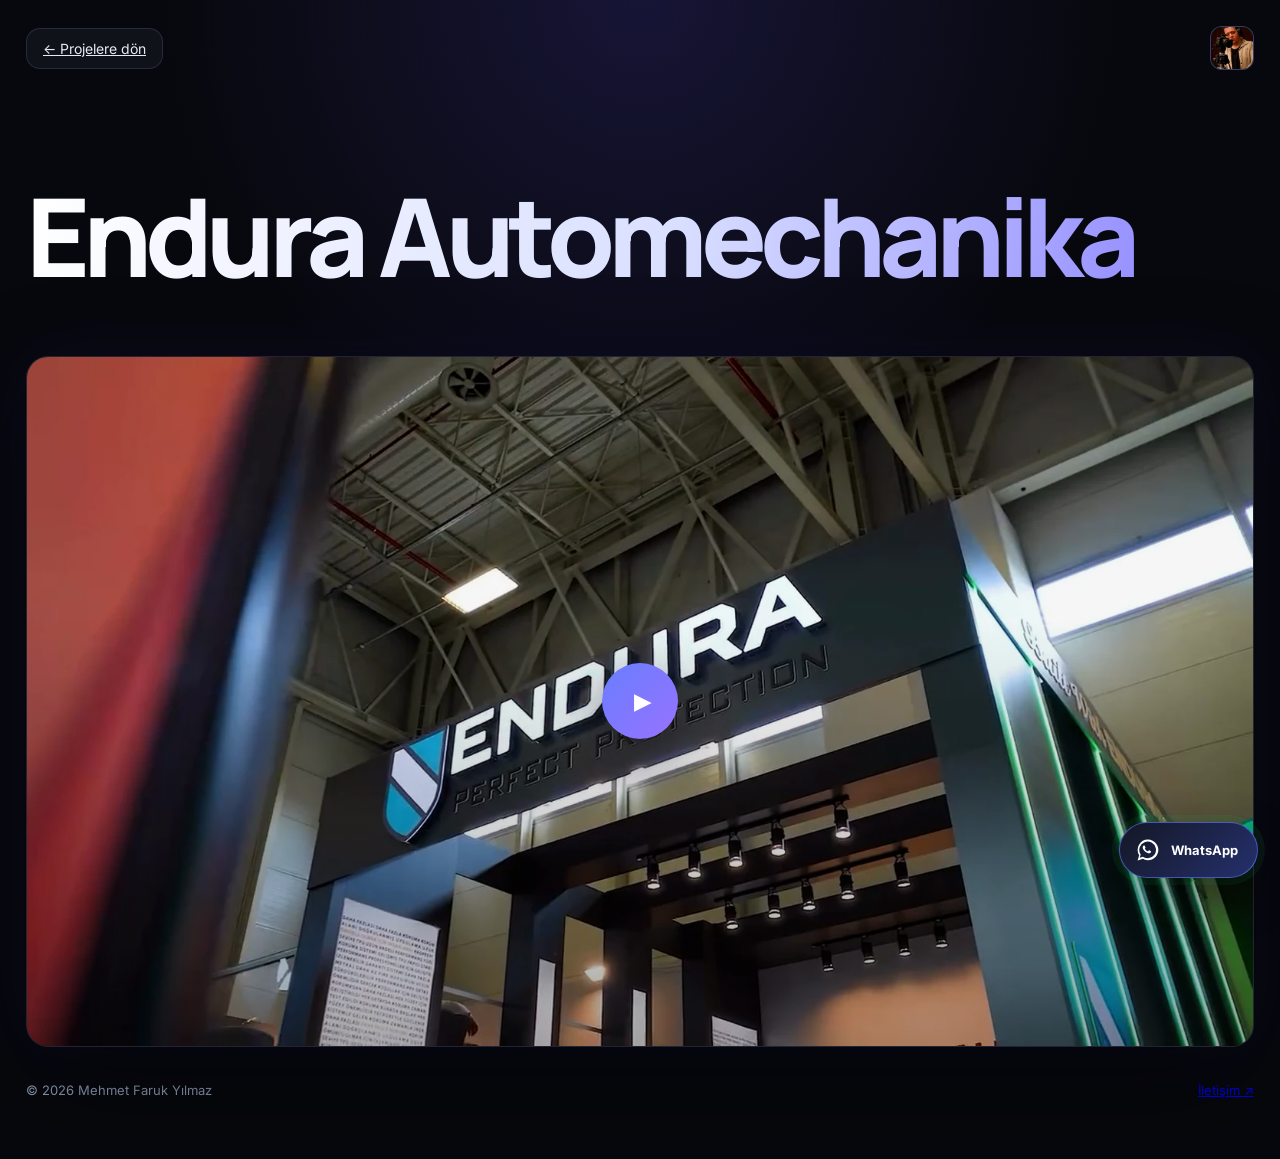
<file: projects/endura-automechanika.html>
<!DOCTYPE html>

<html lang="tr">
<head>
<meta charset="utf-8"/>
<meta content="width=device-width,initial-scale=1" name="viewport"/>
<meta content="Endura Automechanika — Mehmet Faruk Yılmaz portfolyo projesi." name="description"/>
<title>Endura Automechanika — Mehmet Faruk Yılmaz</title>
<link href="https://fonts.googleapis.com" rel="preconnect"/>
<link crossorigin="" href="https://fonts.gstatic.com" rel="preconnect"/>
<link href="https://fonts.googleapis.com/css2?family=Inter:wght@400;500;600;700&amp;family=Manrope:wght@600;700;800&amp;display=swap" rel="stylesheet"/>
<link href="../assets/project.css" rel="stylesheet"/>
<meta content="#0b1220" name="theme-color"/><link href="../assets/branding/favicon-32.png" rel="icon" sizes="32x32" type="image/png"/><link href="../assets/branding/apple-touch-icon.png" rel="apple-touch-icon" sizes="180x180"/></head>
<body>
<main class="project-page">
<div class="project-wrap">
<header class="project-top"><a class="back" href="../index.html#projects">← Projelere dön</a><div class="brand"><img alt="Mehmet Faruk Yılmaz" src="../assets/branding/mehmet-avatar.webp"/></div></header>
<section class="project-hero"><h1>Endura Automechanika</h1></section>
<section class="video-shell">
<div class="video-box" data-video-id="QjTY3efwC0g" data-video-title="Endura Automechanika">
<button aria-label="Endura Automechanika videosunu oynat" class="project-video-poster" type="button"><img alt="Endura Automechanika video kapağı" loading="eager" src="../assets/covers/endura-poster.webp"/><span aria-hidden="true" class="project-play-button">▶</span></button></div>
</section>
<footer class="project-footer"><span>© <span data-year=""></span> Mehmet Faruk Yılmaz</span><a href="../index.html#contact">İletişim ↗</a></footer>
</div>
</main>
<a aria-label="WhatsApp üzerinden mesaj gönder" class="floating-whatsapp" href="https://wa.me/905437447274?text=Merhaba%20Mehmet%20Faruk%2C%20portfolyo%20siteniz%20%C3%BCzerinden%20ula%C5%9F%C4%B1yorum." rel="noopener noreferrer" target="_blank"><svg aria-hidden="true" viewbox="0 0 32 32"><path d="M19.11 17.2c-.25-.13-1.47-.73-1.7-.81-.23-.08-.39-.13-.56.13-.16.25-.64.81-.78.98-.14.17-.29.19-.54.06-.25-.13-1.05-.39-2-1.24-.74-.66-1.24-1.47-1.38-1.72-.14-.25-.02-.38.11-.51.11-.11.25-.29.37-.43.12-.15.16-.25.25-.42.08-.17.04-.31-.02-.44-.06-.13-.56-1.35-.77-1.85-.2-.49-.41-.42-.56-.43h-.48c-.17 0-.44.06-.68.31-.23.25-.89.87-.89 2.12s.91 2.46 1.04 2.63c.12.17 1.79 2.73 4.34 3.83.61.26 1.08.42 1.45.54.61.19 1.16.17 1.6.1.49-.07 1.47-.6 1.68-1.18.21-.58.21-1.08.15-1.18-.06-.11-.23-.17-.48-.29z" fill="currentColor"></path><path d="M16.04 3.2A12.7 12.7 0 0 0 5.16 22.47L3.2 28.8l6.5-1.91a12.69 12.69 0 1 0 6.34-23.69zm0 22.98c-2.08 0-4.12-.56-5.9-1.62l-.42-.25-3.86 1.13 1.16-3.76-.27-.43a10.28 10.28 0 1 1 9.29 4.93z" fill="currentColor"></path></svg><span>WhatsApp</span></a><script src="../assets/project.js"></script>
</body>
</html>
</file>
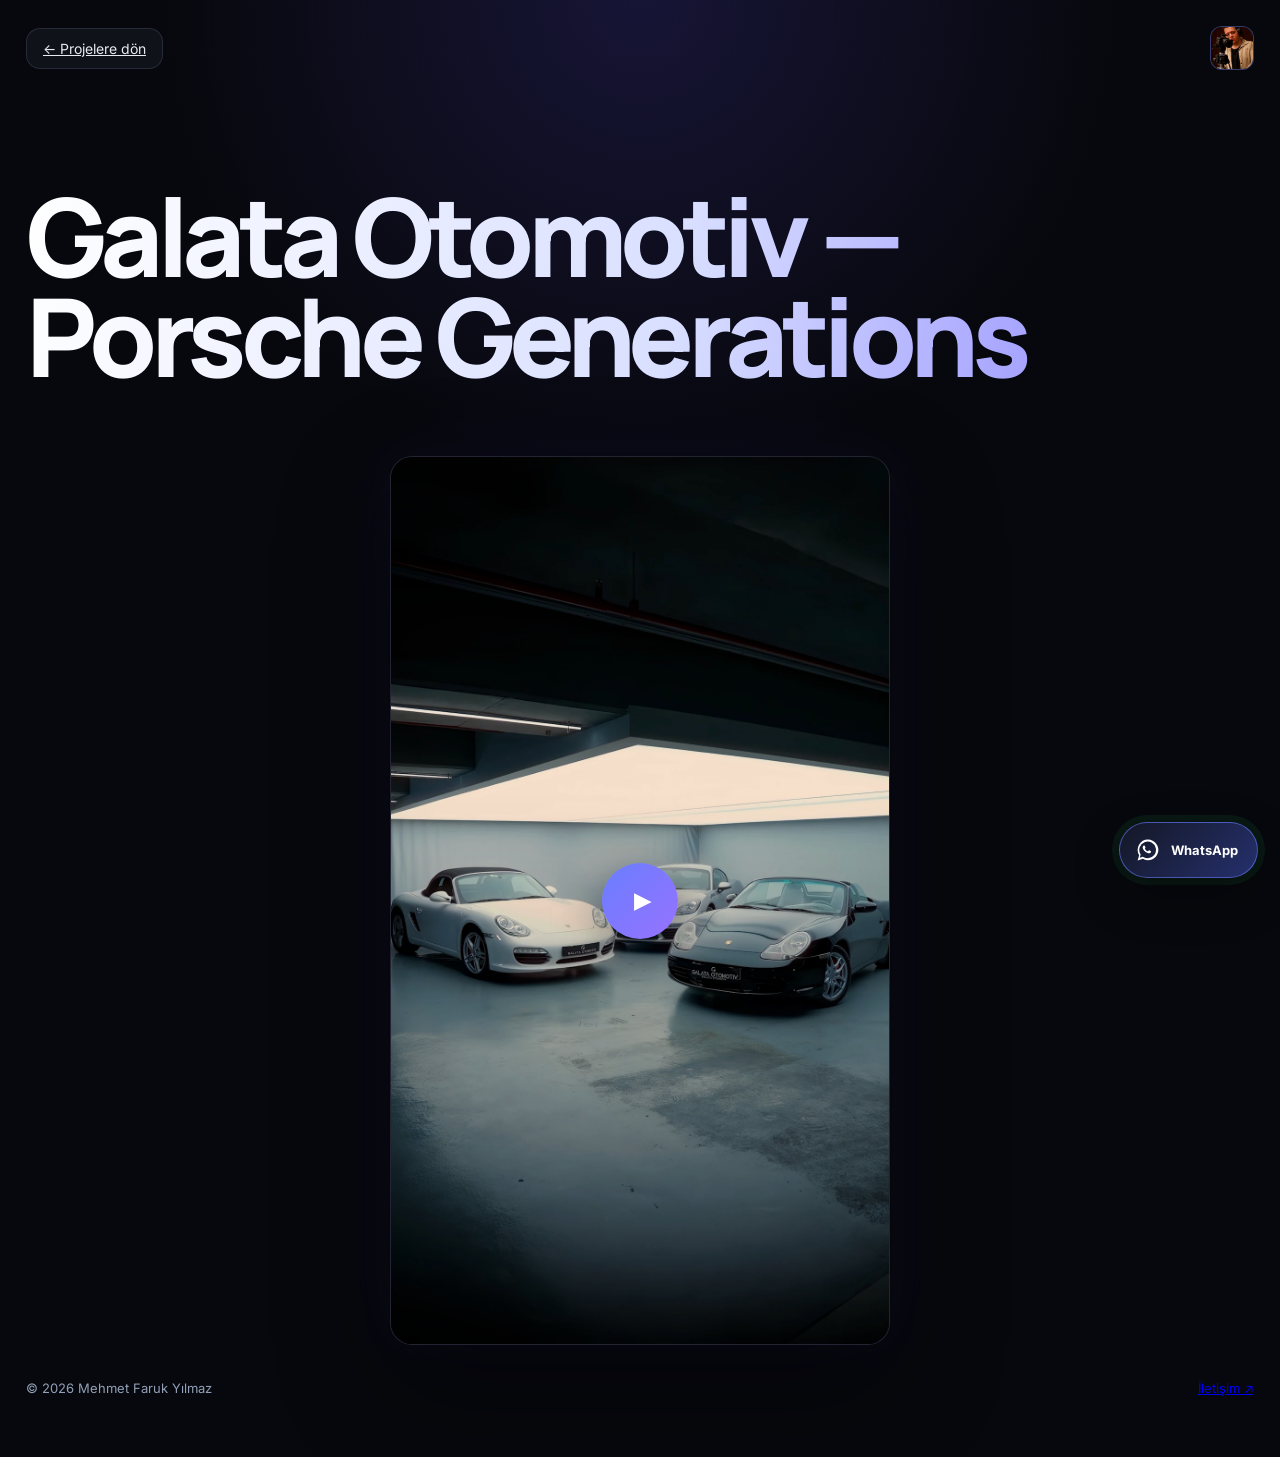
<file: projects/galata-otomotiv-porsche-generations.html>
<!DOCTYPE html>

<html lang="tr">
<head>
<meta charset="utf-8"/>
<meta content="width=device-width,initial-scale=1" name="viewport"/>
<meta content="Galata Otomotiv — Porsche Generations — Mehmet Faruk Yılmaz portfolyo projesi." name="description"/>
<title>Galata Otomotiv — Porsche Generations — Mehmet Faruk Yılmaz</title>
<link href="https://fonts.googleapis.com" rel="preconnect"/>
<link crossorigin="" href="https://fonts.gstatic.com" rel="preconnect"/>
<link href="https://fonts.googleapis.com/css2?family=Inter:wght@400;500;600;700&amp;family=Manrope:wght@600;700;800&amp;display=swap" rel="stylesheet"/>
<link href="../assets/project.css" rel="stylesheet"/>
<meta content="#0b1220" name="theme-color"/><link href="../assets/branding/favicon-32.png" rel="icon" sizes="32x32" type="image/png"/><link href="../assets/branding/apple-touch-icon.png" rel="apple-touch-icon" sizes="180x180"/></head>
<body>
<main class="project-page">
<div class="project-wrap">
<header class="project-top"><a class="back" href="../index.html#projects">← Projelere dön</a><div class="brand"><img alt="Mehmet Faruk Yılmaz" src="../assets/branding/mehmet-avatar.webp"/></div></header>
<section class="project-hero"><h1>Galata Otomotiv — Porsche Generations</h1></section>
<section class="video-shell">
<div class="video-box vertical" data-video-id="Ayvhx66mvII" data-video-title="Galata Otomotiv — Porsche Generations">
<button aria-label="Galata Otomotiv — Porsche Generations videosunu oynat" class="project-video-poster" type="button"><img alt="Galata Otomotiv — Porsche Generations video kapağı" loading="eager" src="../assets/covers/porsche-poster.webp"/><span aria-hidden="true" class="project-play-button">▶</span></button></div>
</section>
<footer class="project-footer"><span>© <span data-year=""></span> Mehmet Faruk Yılmaz</span><a href="../index.html#contact">İletişim ↗</a></footer>
</div>
</main>
<a aria-label="WhatsApp üzerinden mesaj gönder" class="floating-whatsapp" href="https://wa.me/905437447274?text=Merhaba%20Mehmet%20Faruk%2C%20portfolyo%20siteniz%20%C3%BCzerinden%20ula%C5%9F%C4%B1yorum." rel="noopener noreferrer" target="_blank"><svg aria-hidden="true" viewbox="0 0 32 32"><path d="M19.11 17.2c-.25-.13-1.47-.73-1.7-.81-.23-.08-.39-.13-.56.13-.16.25-.64.81-.78.98-.14.17-.29.19-.54.06-.25-.13-1.05-.39-2-1.24-.74-.66-1.24-1.47-1.38-1.72-.14-.25-.02-.38.11-.51.11-.11.25-.29.37-.43.12-.15.16-.25.25-.42.08-.17.04-.31-.02-.44-.06-.13-.56-1.35-.77-1.85-.2-.49-.41-.42-.56-.43h-.48c-.17 0-.44.06-.68.31-.23.25-.89.87-.89 2.12s.91 2.46 1.04 2.63c.12.17 1.79 2.73 4.34 3.83.61.26 1.08.42 1.45.54.61.19 1.16.17 1.6.1.49-.07 1.47-.6 1.68-1.18.21-.58.21-1.08.15-1.18-.06-.11-.23-.17-.48-.29z" fill="currentColor"></path><path d="M16.04 3.2A12.7 12.7 0 0 0 5.16 22.47L3.2 28.8l6.5-1.91a12.69 12.69 0 1 0 6.34-23.69zm0 22.98c-2.08 0-4.12-.56-5.9-1.62l-.42-.25-3.86 1.13 1.16-3.76-.27-.43a10.28 10.28 0 1 1 9.29 4.93z" fill="currentColor"></path></svg><span>WhatsApp</span></a><script src="../assets/project.js"></script>
</body>
</html>
</file>
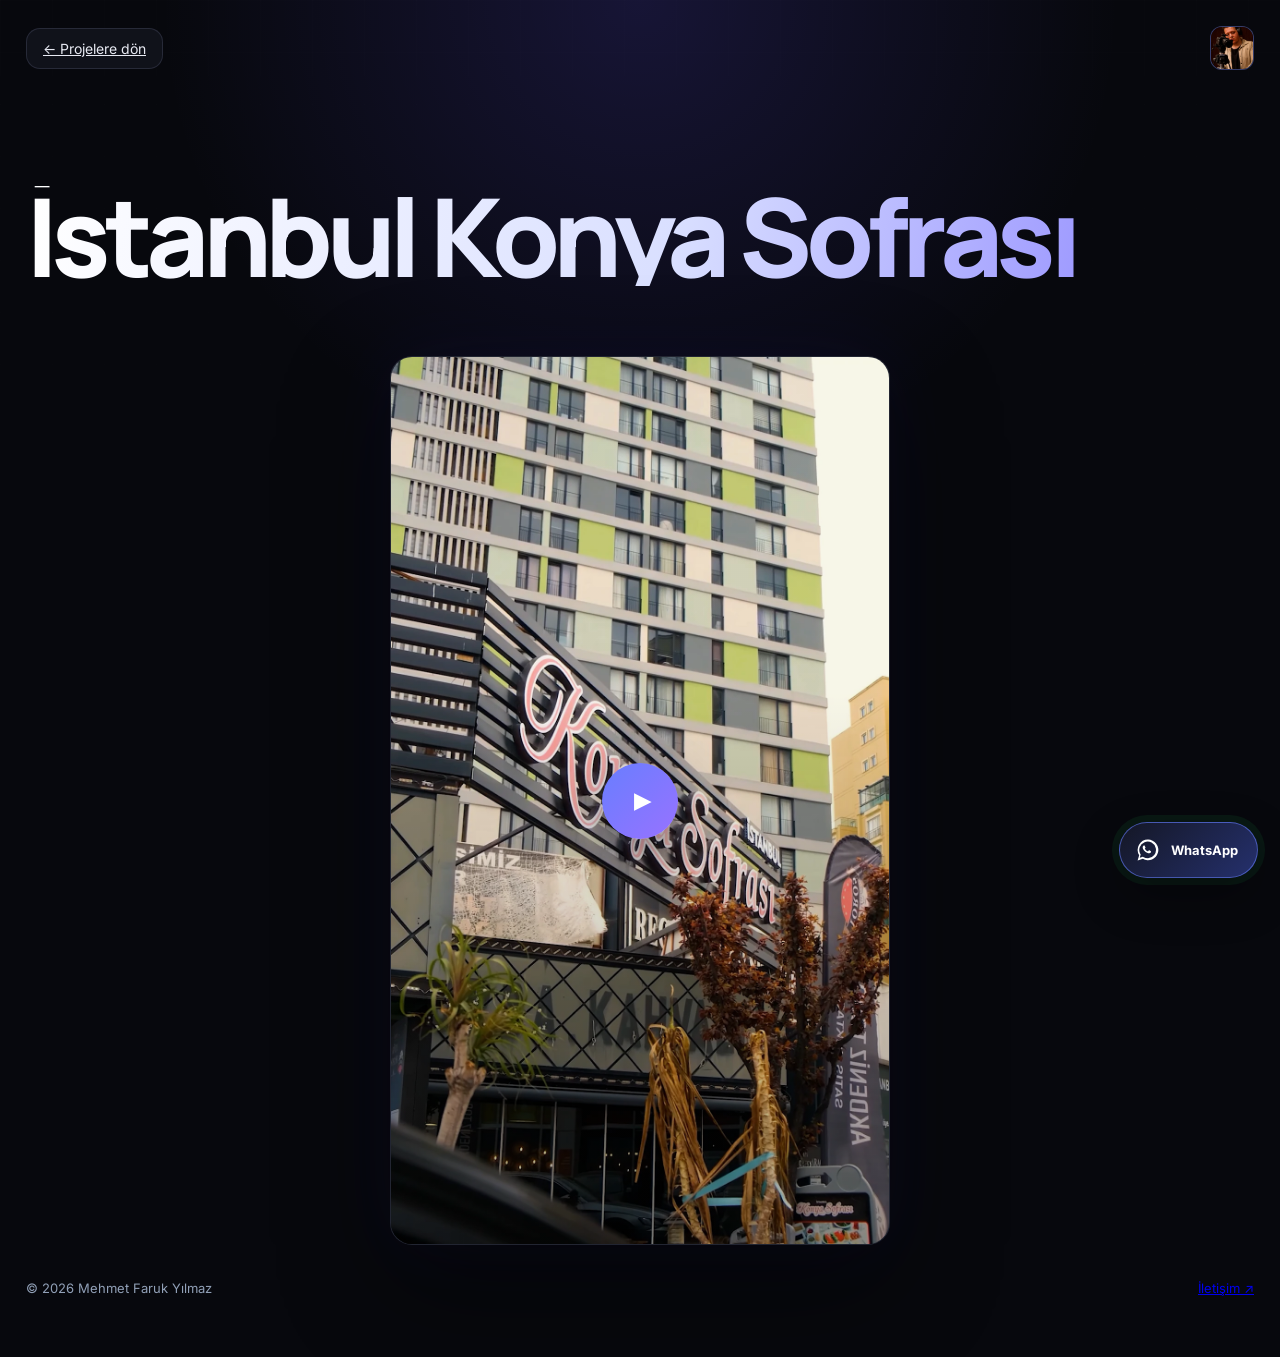
<file: projects/konya-sofrasi.html>
<!DOCTYPE html>

<html lang="tr">
<head>
<meta charset="utf-8"/>
<meta content="width=device-width,initial-scale=1" name="viewport"/>
<meta content="İstanbul Konya Sofrası — Mehmet Faruk Yılmaz portfolyo projesi." name="description"/>
<title>İstanbul Konya Sofrası — Mehmet Faruk Yılmaz</title>
<link href="https://fonts.googleapis.com" rel="preconnect"/>
<link crossorigin="" href="https://fonts.gstatic.com" rel="preconnect"/>
<link href="https://fonts.googleapis.com/css2?family=Inter:wght@400;500;600;700&amp;family=Manrope:wght@600;700;800&amp;display=swap" rel="stylesheet"/>
<link href="../assets/project.css" rel="stylesheet"/>
<meta content="#0b1220" name="theme-color"/><link href="../assets/branding/favicon-32.png" rel="icon" sizes="32x32" type="image/png"/><link href="../assets/branding/apple-touch-icon.png" rel="apple-touch-icon" sizes="180x180"/></head>
<body>
<main class="project-page">
<div class="project-wrap">
<header class="project-top"><a class="back" href="../index.html#projects">← Projelere dön</a><div class="brand"><img alt="Mehmet Faruk Yılmaz" src="../assets/branding/mehmet-avatar.webp"/></div></header>
<section class="project-hero"><h1>İstanbul Konya Sofrası</h1></section>
<section class="video-shell">
<div class="video-box vertical" data-video-id="NplbxAKrP5g" data-video-title="İstanbul Konya Sofrası">
<button aria-label="İstanbul Konya Sofrası videosunu oynat" class="project-video-poster" type="button"><img alt="İstanbul Konya Sofrası video kapağı" loading="eager" src="../assets/covers/konya-poster.webp"/><span aria-hidden="true" class="project-play-button">▶</span></button></div>
</section>
<footer class="project-footer"><span>© <span data-year=""></span> Mehmet Faruk Yılmaz</span><a href="../index.html#contact">İletişim ↗</a></footer>
</div>
</main>
<a aria-label="WhatsApp üzerinden mesaj gönder" class="floating-whatsapp" href="https://wa.me/905437447274?text=Merhaba%20Mehmet%20Faruk%2C%20portfolyo%20siteniz%20%C3%BCzerinden%20ula%C5%9F%C4%B1yorum." rel="noopener noreferrer" target="_blank"><svg aria-hidden="true" viewbox="0 0 32 32"><path d="M19.11 17.2c-.25-.13-1.47-.73-1.7-.81-.23-.08-.39-.13-.56.13-.16.25-.64.81-.78.98-.14.17-.29.19-.54.06-.25-.13-1.05-.39-2-1.24-.74-.66-1.24-1.47-1.38-1.72-.14-.25-.02-.38.11-.51.11-.11.25-.29.37-.43.12-.15.16-.25.25-.42.08-.17.04-.31-.02-.44-.06-.13-.56-1.35-.77-1.85-.2-.49-.41-.42-.56-.43h-.48c-.17 0-.44.06-.68.31-.23.25-.89.87-.89 2.12s.91 2.46 1.04 2.63c.12.17 1.79 2.73 4.34 3.83.61.26 1.08.42 1.45.54.61.19 1.16.17 1.6.1.49-.07 1.47-.6 1.68-1.18.21-.58.21-1.08.15-1.18-.06-.11-.23-.17-.48-.29z" fill="currentColor"></path><path d="M16.04 3.2A12.7 12.7 0 0 0 5.16 22.47L3.2 28.8l6.5-1.91a12.69 12.69 0 1 0 6.34-23.69zm0 22.98c-2.08 0-4.12-.56-5.9-1.62l-.42-.25-3.86 1.13 1.16-3.76-.27-.43a10.28 10.28 0 1 1 9.29 4.93z" fill="currentColor"></path></svg><span>WhatsApp</span></a><script src="../assets/project.js"></script>
</body>
</html>
</file>
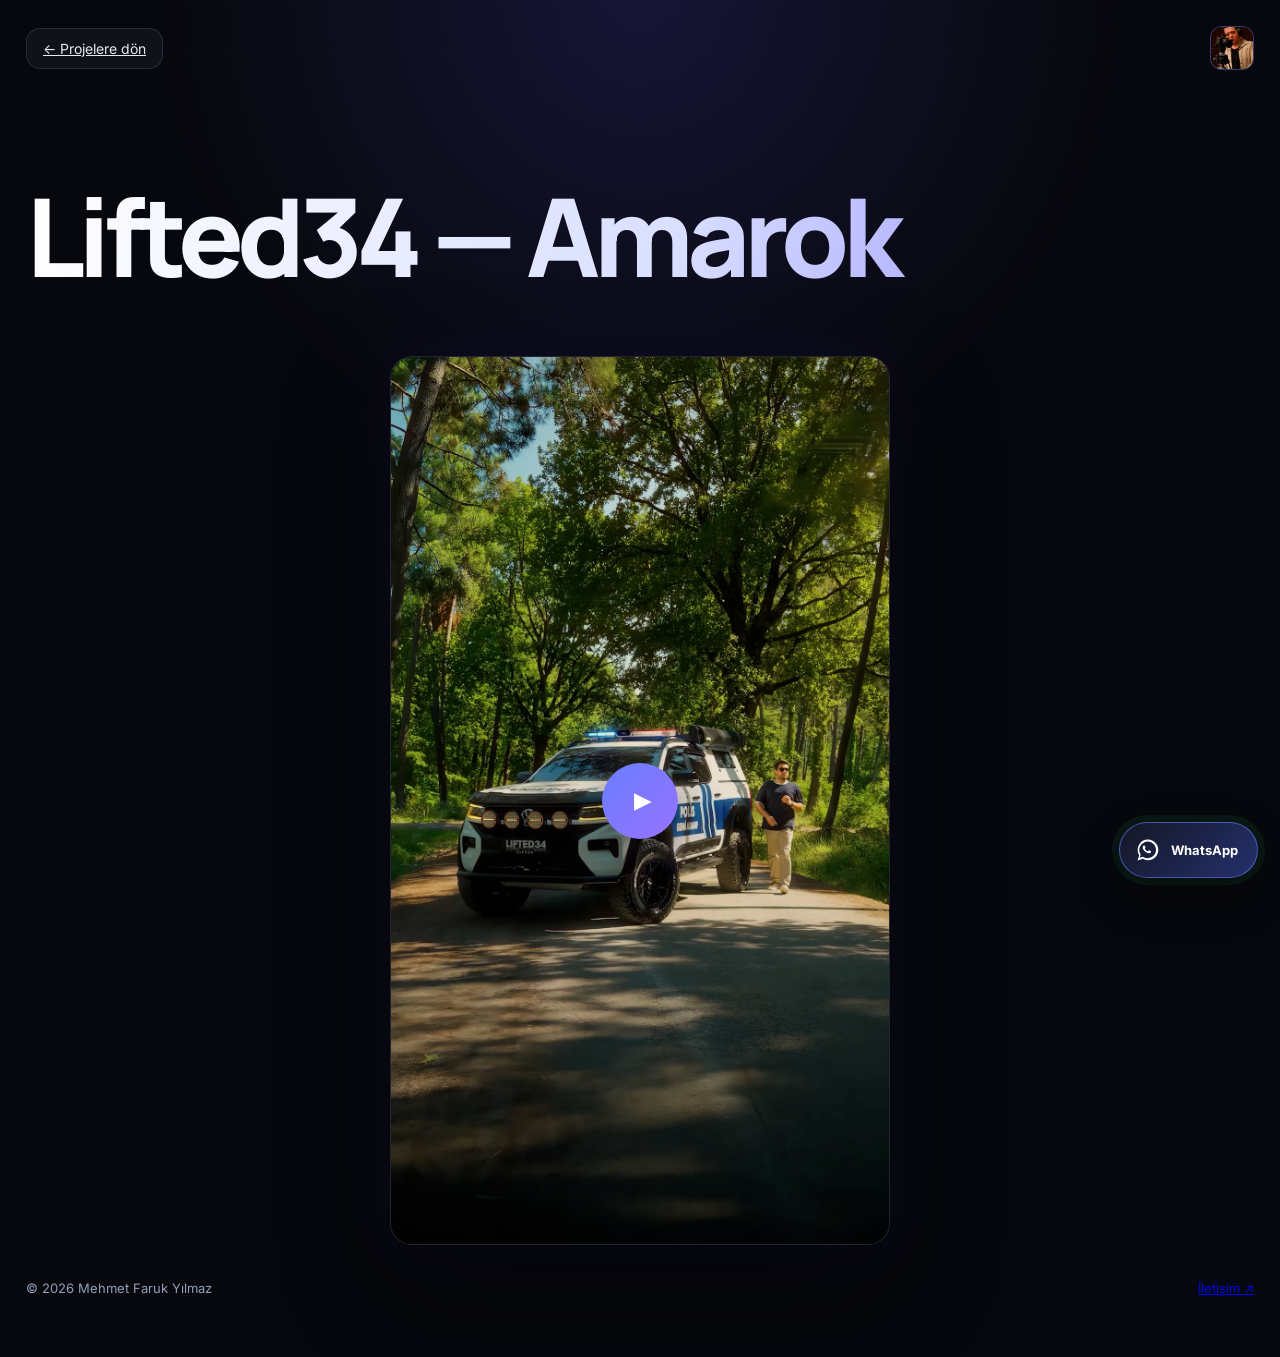
<file: projects/lifted34-amarok.html>
<!DOCTYPE html>

<html lang="tr">
<head>
<meta charset="utf-8"/>
<meta content="width=device-width,initial-scale=1" name="viewport"/>
<meta content="Lifted34 — Amarok — Mehmet Faruk Yılmaz portfolyo projesi." name="description"/>
<title>Lifted34 — Amarok — Mehmet Faruk Yılmaz</title>
<link href="https://fonts.googleapis.com" rel="preconnect"/>
<link crossorigin="" href="https://fonts.gstatic.com" rel="preconnect"/>
<link href="https://fonts.googleapis.com/css2?family=Inter:wght@400;500;600;700&amp;family=Manrope:wght@600;700;800&amp;display=swap" rel="stylesheet"/>
<link href="../assets/project.css" rel="stylesheet"/>
<meta content="#0b1220" name="theme-color"/><link href="../assets/branding/favicon-32.png" rel="icon" sizes="32x32" type="image/png"/><link href="../assets/branding/apple-touch-icon.png" rel="apple-touch-icon" sizes="180x180"/></head>
<body>
<main class="project-page">
<div class="project-wrap">
<header class="project-top"><a class="back" href="../index.html#projects">← Projelere dön</a><div class="brand"><img alt="Mehmet Faruk Yılmaz" src="../assets/branding/mehmet-avatar.webp"/></div></header>
<section class="project-hero"><h1>Lifted34 — Amarok</h1></section>
<section class="video-shell">
<div class="video-box vertical" data-video-id="XGDIF479Jow" data-video-title="Lifted34 — Amarok">
<button aria-label="Lifted34 — Amarok videosunu oynat" class="project-video-poster" type="button"><img alt="Lifted34 — Amarok video kapağı" loading="eager" src="../assets/covers/lifted34-poster.webp"/><span aria-hidden="true" class="project-play-button">▶</span></button></div>
</section>
<footer class="project-footer"><span>© <span data-year=""></span> Mehmet Faruk Yılmaz</span><a href="../index.html#contact">İletişim ↗</a></footer>
</div>
</main>
<a aria-label="WhatsApp üzerinden mesaj gönder" class="floating-whatsapp" href="https://wa.me/905437447274?text=Merhaba%20Mehmet%20Faruk%2C%20portfolyo%20siteniz%20%C3%BCzerinden%20ula%C5%9F%C4%B1yorum." rel="noopener noreferrer" target="_blank"><svg aria-hidden="true" viewbox="0 0 32 32"><path d="M19.11 17.2c-.25-.13-1.47-.73-1.7-.81-.23-.08-.39-.13-.56.13-.16.25-.64.81-.78.98-.14.17-.29.19-.54.06-.25-.13-1.05-.39-2-1.24-.74-.66-1.24-1.47-1.38-1.72-.14-.25-.02-.38.11-.51.11-.11.25-.29.37-.43.12-.15.16-.25.25-.42.08-.17.04-.31-.02-.44-.06-.13-.56-1.35-.77-1.85-.2-.49-.41-.42-.56-.43h-.48c-.17 0-.44.06-.68.31-.23.25-.89.87-.89 2.12s.91 2.46 1.04 2.63c.12.17 1.79 2.73 4.34 3.83.61.26 1.08.42 1.45.54.61.19 1.16.17 1.6.1.49-.07 1.47-.6 1.68-1.18.21-.58.21-1.08.15-1.18-.06-.11-.23-.17-.48-.29z" fill="currentColor"></path><path d="M16.04 3.2A12.7 12.7 0 0 0 5.16 22.47L3.2 28.8l6.5-1.91a12.69 12.69 0 1 0 6.34-23.69zm0 22.98c-2.08 0-4.12-.56-5.9-1.62l-.42-.25-3.86 1.13 1.16-3.76-.27-.43a10.28 10.28 0 1 1 9.29 4.93z" fill="currentColor"></path></svg><span>WhatsApp</span></a><script src="../assets/project.js"></script>
</body>
</html>
</file>
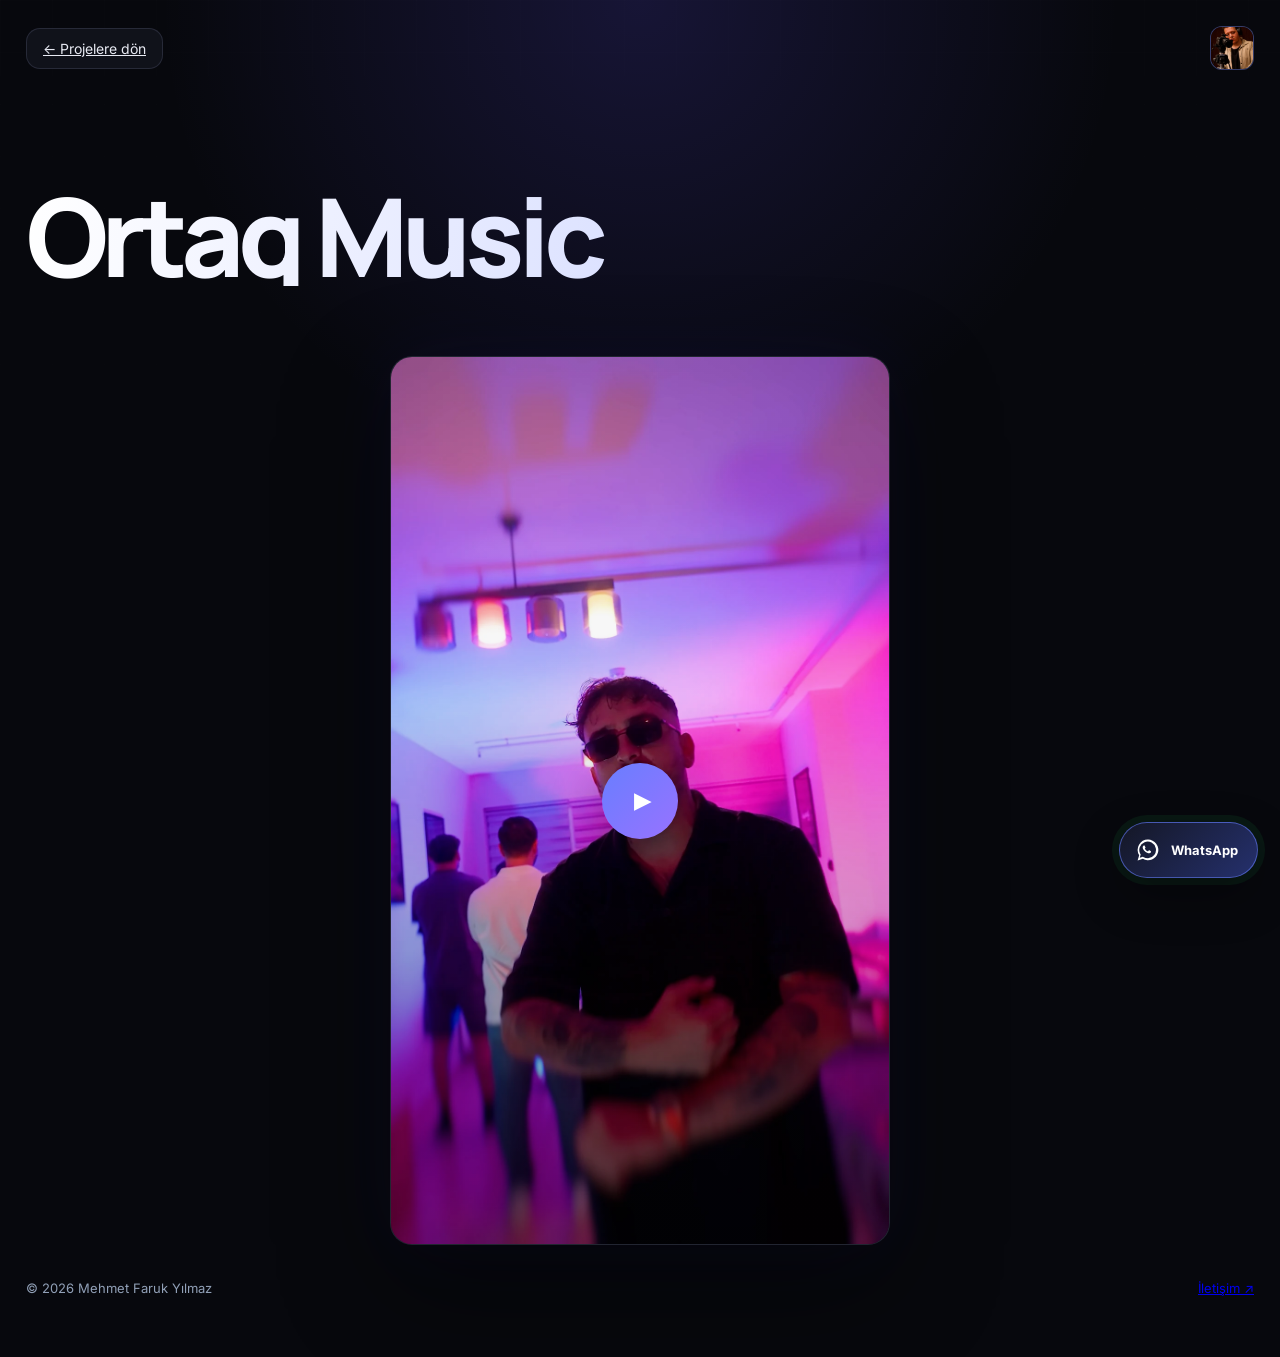
<file: projects/ortaq-music.html>
<!DOCTYPE html>

<html lang="tr">
<head>
<meta charset="utf-8"/>
<meta content="width=device-width,initial-scale=1" name="viewport"/>
<meta content="Ortaq Music — Mehmet Faruk Yılmaz portfolyo projesi." name="description"/>
<title>Ortaq Music — Mehmet Faruk Yılmaz</title>
<link href="https://fonts.googleapis.com" rel="preconnect"/>
<link crossorigin="" href="https://fonts.gstatic.com" rel="preconnect"/>
<link href="https://fonts.googleapis.com/css2?family=Inter:wght@400;500;600;700&amp;family=Manrope:wght@600;700;800&amp;display=swap" rel="stylesheet"/>
<link href="../assets/project.css" rel="stylesheet"/>
<meta content="#0b1220" name="theme-color"/><link href="../assets/branding/favicon-32.png" rel="icon" sizes="32x32" type="image/png"/><link href="../assets/branding/apple-touch-icon.png" rel="apple-touch-icon" sizes="180x180"/></head>
<body>
<main class="project-page">
<div class="project-wrap">
<header class="project-top"><a class="back" href="../index.html#projects">← Projelere dön</a><div class="brand"><img alt="Mehmet Faruk Yılmaz" src="../assets/branding/mehmet-avatar.webp"/></div></header>
<section class="project-hero"><h1>Ortaq Music</h1></section>
<section class="video-shell">
<div class="video-box vertical" data-video-id="RkO2uaIJNRQ" data-video-title="Ortaq Music">
<button aria-label="Ortaq Music videosunu oynat" class="project-video-poster" type="button"><img alt="Ortaq Music video kapağı" loading="eager" src="../assets/covers/ortaq-poster.webp"/><span aria-hidden="true" class="project-play-button">▶</span></button></div>
</section>
<footer class="project-footer"><span>© <span data-year=""></span> Mehmet Faruk Yılmaz</span><a href="../index.html#contact">İletişim ↗</a></footer>
</div>
</main>
<a aria-label="WhatsApp üzerinden mesaj gönder" class="floating-whatsapp" href="https://wa.me/905437447274?text=Merhaba%20Mehmet%20Faruk%2C%20portfolyo%20siteniz%20%C3%BCzerinden%20ula%C5%9F%C4%B1yorum." rel="noopener noreferrer" target="_blank"><svg aria-hidden="true" viewbox="0 0 32 32"><path d="M19.11 17.2c-.25-.13-1.47-.73-1.7-.81-.23-.08-.39-.13-.56.13-.16.25-.64.81-.78.98-.14.17-.29.19-.54.06-.25-.13-1.05-.39-2-1.24-.74-.66-1.24-1.47-1.38-1.72-.14-.25-.02-.38.11-.51.11-.11.25-.29.37-.43.12-.15.16-.25.25-.42.08-.17.04-.31-.02-.44-.06-.13-.56-1.35-.77-1.85-.2-.49-.41-.42-.56-.43h-.48c-.17 0-.44.06-.68.31-.23.25-.89.87-.89 2.12s.91 2.46 1.04 2.63c.12.17 1.79 2.73 4.34 3.83.61.26 1.08.42 1.45.54.61.19 1.16.17 1.6.1.49-.07 1.47-.6 1.68-1.18.21-.58.21-1.08.15-1.18-.06-.11-.23-.17-.48-.29z" fill="currentColor"></path><path d="M16.04 3.2A12.7 12.7 0 0 0 5.16 22.47L3.2 28.8l6.5-1.91a12.69 12.69 0 1 0 6.34-23.69zm0 22.98c-2.08 0-4.12-.56-5.9-1.62l-.42-.25-3.86 1.13 1.16-3.76-.27-.43a10.28 10.28 0 1 1 9.29 4.93z" fill="currentColor"></path></svg><span>WhatsApp</span></a><script src="../assets/project.js"></script>
</body>
</html>
</file>
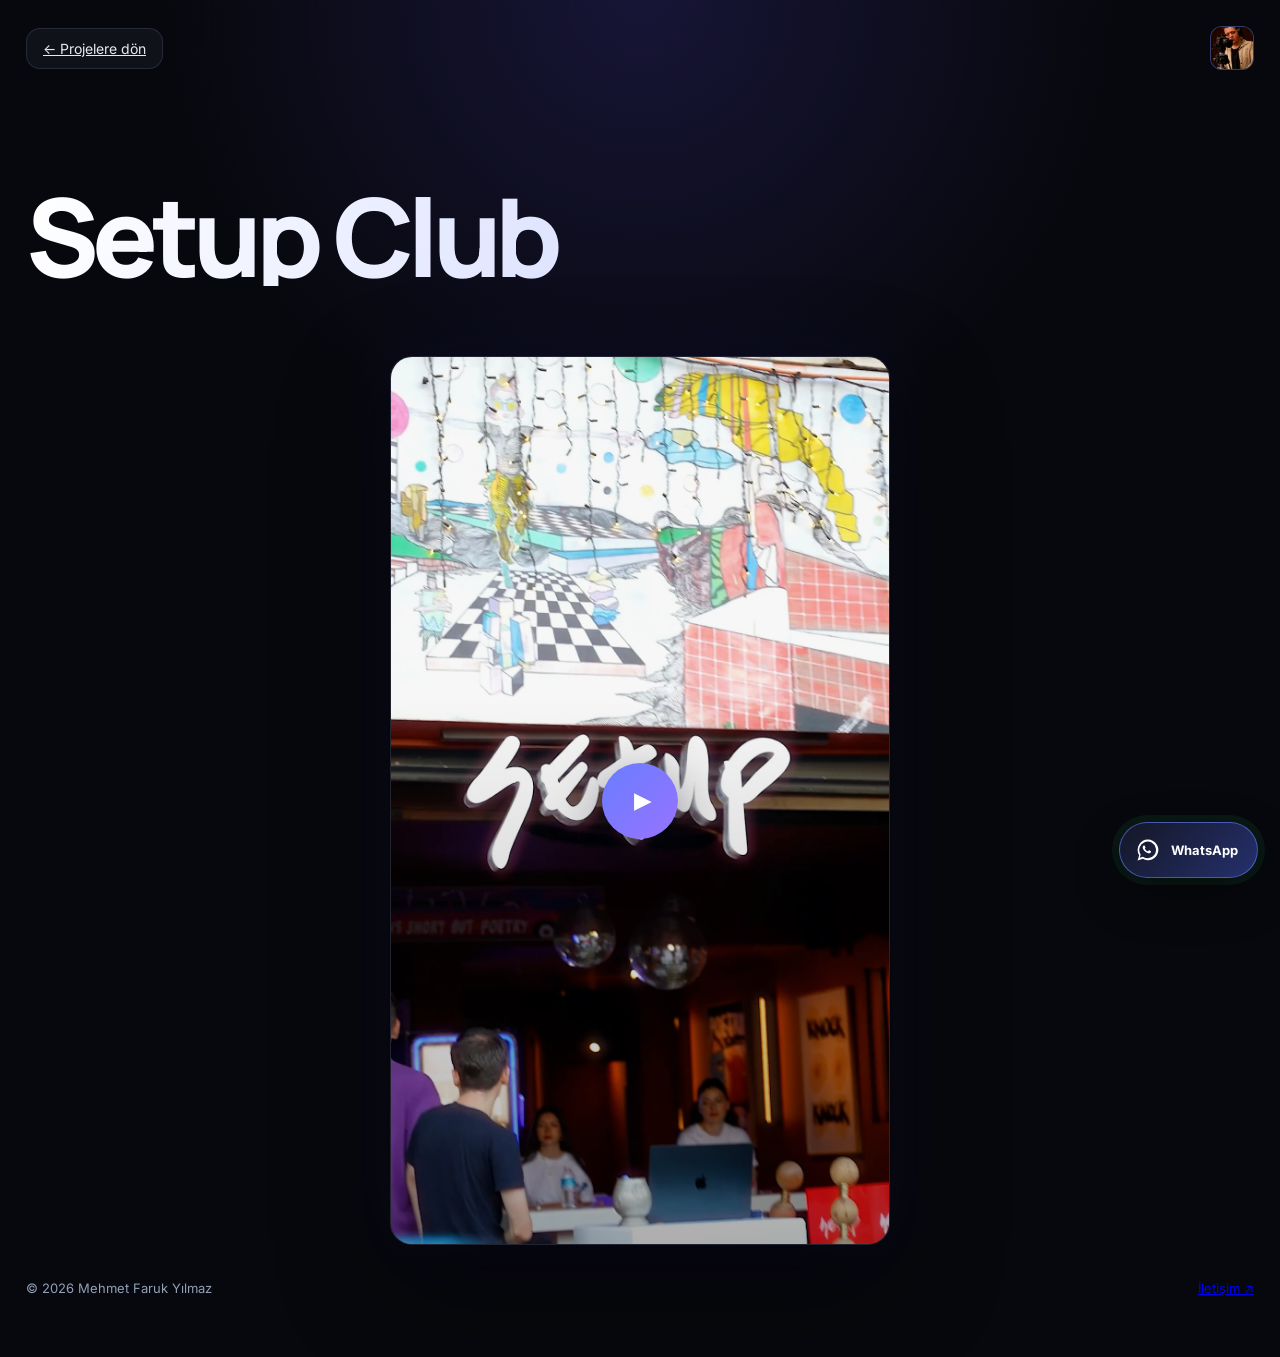
<file: projects/setup-club.html>
<!DOCTYPE html>

<html lang="tr">
<head>
<meta charset="utf-8"/>
<meta content="width=device-width,initial-scale=1" name="viewport"/>
<meta content="Setup Club — Mehmet Faruk Yılmaz portfolyo projesi." name="description"/>
<title>Setup Club — Mehmet Faruk Yılmaz</title>
<link href="https://fonts.googleapis.com" rel="preconnect"/>
<link crossorigin="" href="https://fonts.gstatic.com" rel="preconnect"/>
<link href="https://fonts.googleapis.com/css2?family=Inter:wght@400;500;600;700&amp;family=Manrope:wght@600;700;800&amp;display=swap" rel="stylesheet"/>
<link href="../assets/project.css" rel="stylesheet"/>
<meta content="#0b1220" name="theme-color"/><link href="../assets/branding/favicon-32.png" rel="icon" sizes="32x32" type="image/png"/><link href="../assets/branding/apple-touch-icon.png" rel="apple-touch-icon" sizes="180x180"/></head>
<body>
<main class="project-page">
<div class="project-wrap">
<header class="project-top"><a class="back" href="../index.html#projects">← Projelere dön</a><div class="brand"><img alt="Mehmet Faruk Yılmaz" src="../assets/branding/mehmet-avatar.webp"/></div></header>
<section class="project-hero"><h1>Setup Club</h1></section>
<section class="video-shell">
<div class="video-box vertical" data-video-id="7jFkDmeH4nI" data-video-title="Setup Club">
<button aria-label="Setup Club videosunu oynat" class="project-video-poster" type="button"><img alt="Setup Club video kapağı" loading="eager" src="../assets/covers/setup-poster.webp"/><span aria-hidden="true" class="project-play-button">▶</span></button></div>
</section>
<footer class="project-footer"><span>© <span data-year=""></span> Mehmet Faruk Yılmaz</span><a href="../index.html#contact">İletişim ↗</a></footer>
</div>
</main>
<a aria-label="WhatsApp üzerinden mesaj gönder" class="floating-whatsapp" href="https://wa.me/905437447274?text=Merhaba%20Mehmet%20Faruk%2C%20portfolyo%20siteniz%20%C3%BCzerinden%20ula%C5%9F%C4%B1yorum." rel="noopener noreferrer" target="_blank"><svg aria-hidden="true" viewbox="0 0 32 32"><path d="M19.11 17.2c-.25-.13-1.47-.73-1.7-.81-.23-.08-.39-.13-.56.13-.16.25-.64.81-.78.98-.14.17-.29.19-.54.06-.25-.13-1.05-.39-2-1.24-.74-.66-1.24-1.47-1.38-1.72-.14-.25-.02-.38.11-.51.11-.11.25-.29.37-.43.12-.15.16-.25.25-.42.08-.17.04-.31-.02-.44-.06-.13-.56-1.35-.77-1.85-.2-.49-.41-.42-.56-.43h-.48c-.17 0-.44.06-.68.31-.23.25-.89.87-.89 2.12s.91 2.46 1.04 2.63c.12.17 1.79 2.73 4.34 3.83.61.26 1.08.42 1.45.54.61.19 1.16.17 1.6.1.49-.07 1.47-.6 1.68-1.18.21-.58.21-1.08.15-1.18-.06-.11-.23-.17-.48-.29z" fill="currentColor"></path><path d="M16.04 3.2A12.7 12.7 0 0 0 5.16 22.47L3.2 28.8l6.5-1.91a12.69 12.69 0 1 0 6.34-23.69zm0 22.98c-2.08 0-4.12-.56-5.9-1.62l-.42-.25-3.86 1.13 1.16-3.76-.27-.43a10.28 10.28 0 1 1 9.29 4.93z" fill="currentColor"></path></svg><span>WhatsApp</span></a><script src="../assets/project.js"></script>
</body>
</html>
</file>
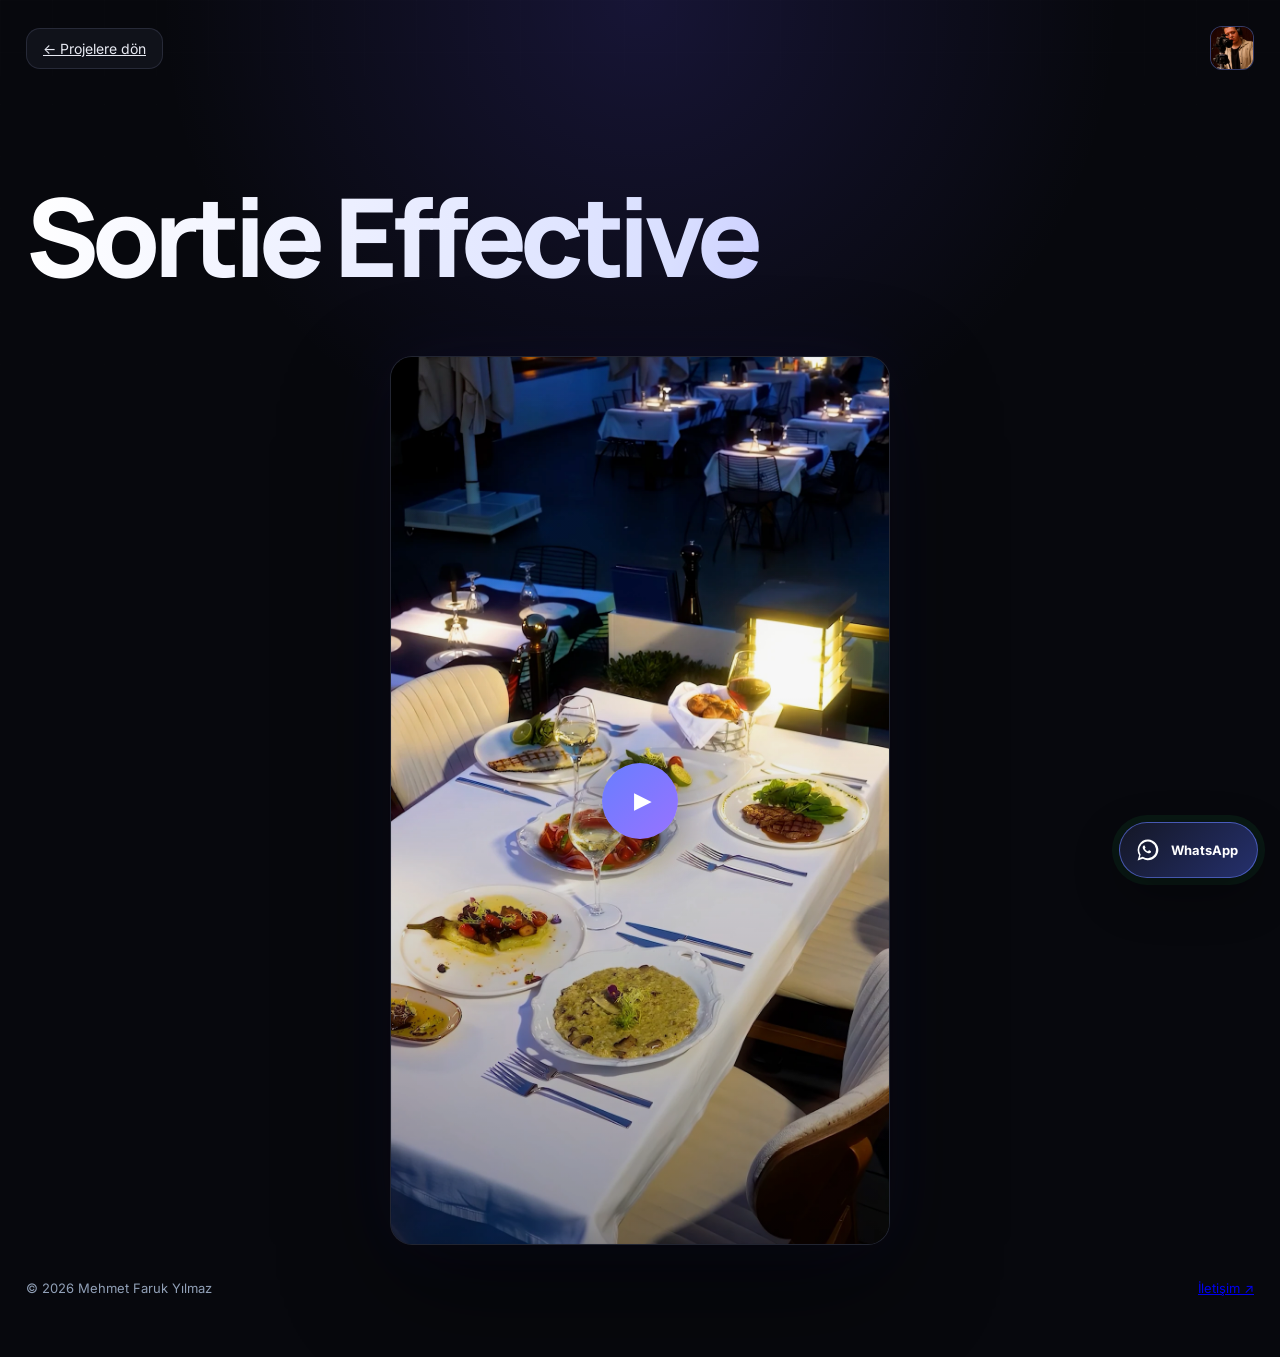
<file: projects/sortie-effective.html>
<!DOCTYPE html>

<html lang="tr">
<head>
<meta charset="utf-8"/>
<meta content="width=device-width,initial-scale=1" name="viewport"/>
<meta content="Sortie Effective — Mehmet Faruk Yılmaz portfolyo projesi." name="description"/>
<title>Sortie Effective — Mehmet Faruk Yılmaz</title>
<link href="https://fonts.googleapis.com" rel="preconnect"/>
<link crossorigin="" href="https://fonts.gstatic.com" rel="preconnect"/>
<link href="https://fonts.googleapis.com/css2?family=Inter:wght@400;500;600;700&amp;family=Manrope:wght@600;700;800&amp;display=swap" rel="stylesheet"/>
<link href="../assets/project.css" rel="stylesheet"/>
<meta content="#0b1220" name="theme-color"/><link href="../assets/branding/favicon-32.png" rel="icon" sizes="32x32" type="image/png"/><link href="../assets/branding/apple-touch-icon.png" rel="apple-touch-icon" sizes="180x180"/></head>
<body>
<main class="project-page">
<div class="project-wrap">
<header class="project-top"><a class="back" href="../index.html#projects">← Projelere dön</a><div class="brand"><img alt="Mehmet Faruk Yılmaz" src="../assets/branding/mehmet-avatar.webp"/></div></header>
<section class="project-hero"><h1>Sortie Effective</h1></section>
<section class="video-shell">
<div class="video-box vertical" data-video-id="V9F_8q1FXXQ" data-video-title="Sortie Effective">
<button aria-label="Sortie Effective videosunu oynat" class="project-video-poster" type="button"><img alt="Sortie Effective video kapağı" loading="eager" src="../assets/covers/sortie-poster.webp"/><span aria-hidden="true" class="project-play-button">▶</span></button></div>
</section>
<footer class="project-footer"><span>© <span data-year=""></span> Mehmet Faruk Yılmaz</span><a href="../index.html#contact">İletişim ↗</a></footer>
</div>
</main>
<a aria-label="WhatsApp üzerinden mesaj gönder" class="floating-whatsapp" href="https://wa.me/905437447274?text=Merhaba%20Mehmet%20Faruk%2C%20portfolyo%20siteniz%20%C3%BCzerinden%20ula%C5%9F%C4%B1yorum." rel="noopener noreferrer" target="_blank"><svg aria-hidden="true" viewbox="0 0 32 32"><path d="M19.11 17.2c-.25-.13-1.47-.73-1.7-.81-.23-.08-.39-.13-.56.13-.16.25-.64.81-.78.98-.14.17-.29.19-.54.06-.25-.13-1.05-.39-2-1.24-.74-.66-1.24-1.47-1.38-1.72-.14-.25-.02-.38.11-.51.11-.11.25-.29.37-.43.12-.15.16-.25.25-.42.08-.17.04-.31-.02-.44-.06-.13-.56-1.35-.77-1.85-.2-.49-.41-.42-.56-.43h-.48c-.17 0-.44.06-.68.31-.23.25-.89.87-.89 2.12s.91 2.46 1.04 2.63c.12.17 1.79 2.73 4.34 3.83.61.26 1.08.42 1.45.54.61.19 1.16.17 1.6.1.49-.07 1.47-.6 1.68-1.18.21-.58.21-1.08.15-1.18-.06-.11-.23-.17-.48-.29z" fill="currentColor"></path><path d="M16.04 3.2A12.7 12.7 0 0 0 5.16 22.47L3.2 28.8l6.5-1.91a12.69 12.69 0 1 0 6.34-23.69zm0 22.98c-2.08 0-4.12-.56-5.9-1.62l-.42-.25-3.86 1.13 1.16-3.76-.27-.43a10.28 10.28 0 1 1 9.29 4.93z" fill="currentColor"></path></svg><span>WhatsApp</span></a><script src="../assets/project.js"></script>
</body>
</html>
</file>
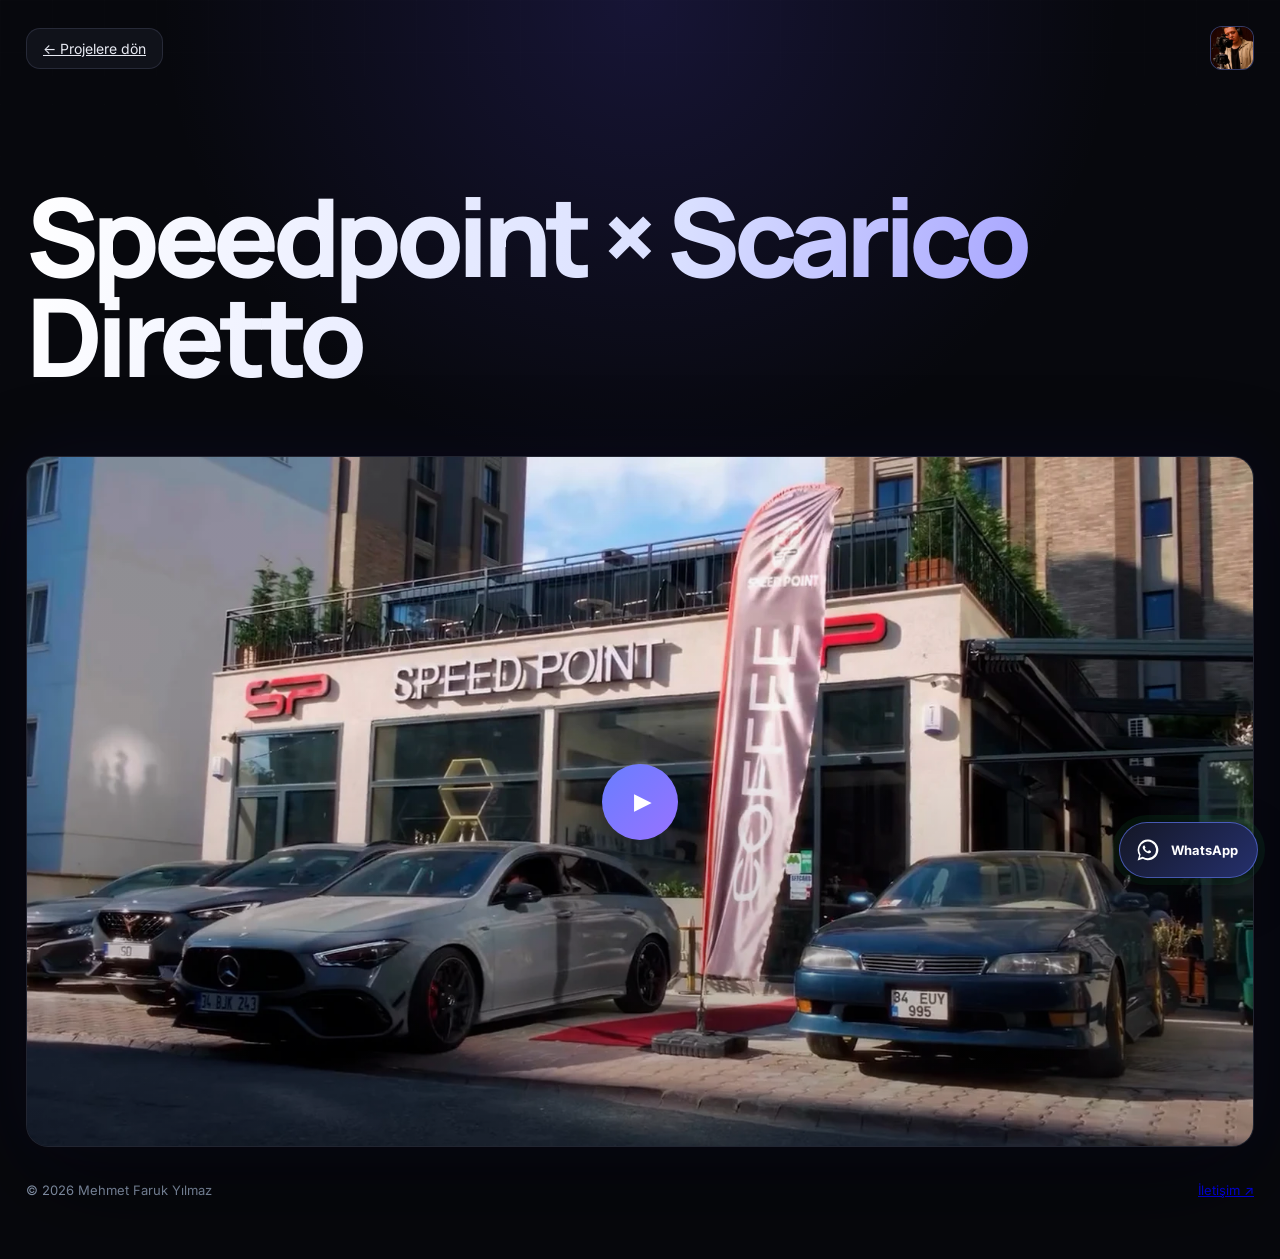
<file: projects/speedpoint-scarico-diretto.html>
<!DOCTYPE html>

<html lang="tr">
<head>
<meta charset="utf-8"/>
<meta content="width=device-width,initial-scale=1" name="viewport"/>
<meta content="Speedpoint × Scarico Diretto — Mehmet Faruk Yılmaz portfolyo projesi." name="description"/>
<title>Speedpoint × Scarico Diretto — Mehmet Faruk Yılmaz</title>
<link href="https://fonts.googleapis.com" rel="preconnect"/>
<link crossorigin="" href="https://fonts.gstatic.com" rel="preconnect"/>
<link href="https://fonts.googleapis.com/css2?family=Inter:wght@400;500;600;700&amp;family=Manrope:wght@600;700;800&amp;display=swap" rel="stylesheet"/>
<link href="../assets/project.css" rel="stylesheet"/>
<meta content="#0b1220" name="theme-color"/><link href="../assets/branding/favicon-32.png" rel="icon" sizes="32x32" type="image/png"/><link href="../assets/branding/apple-touch-icon.png" rel="apple-touch-icon" sizes="180x180"/></head>
<body>
<main class="project-page">
<div class="project-wrap">
<header class="project-top"><a class="back" href="../index.html#projects">← Projelere dön</a><div class="brand"><img alt="Mehmet Faruk Yılmaz" src="../assets/branding/mehmet-avatar.webp"/></div></header>
<section class="project-hero"><h1>Speedpoint × Scarico Diretto</h1></section>
<section class="video-shell">
<div class="video-box" data-video-id="ye_tXWi7Xfk" data-video-title="Speedpoint × Scarico Diretto">
<button aria-label="Speedpoint × Scarico Diretto videosunu oynat" class="project-video-poster" type="button"><img alt="Speedpoint × Scarico Diretto video kapağı" loading="eager" src="../assets/covers/speedpoint-poster.webp"/><span aria-hidden="true" class="project-play-button">▶</span></button></div>
</section>
<footer class="project-footer"><span>© <span data-year=""></span> Mehmet Faruk Yılmaz</span><a href="../index.html#contact">İletişim ↗</a></footer>
</div>
</main>
<a aria-label="WhatsApp üzerinden mesaj gönder" class="floating-whatsapp" href="https://wa.me/905437447274?text=Merhaba%20Mehmet%20Faruk%2C%20portfolyo%20siteniz%20%C3%BCzerinden%20ula%C5%9F%C4%B1yorum." rel="noopener noreferrer" target="_blank"><svg aria-hidden="true" viewbox="0 0 32 32"><path d="M19.11 17.2c-.25-.13-1.47-.73-1.7-.81-.23-.08-.39-.13-.56.13-.16.25-.64.81-.78.98-.14.17-.29.19-.54.06-.25-.13-1.05-.39-2-1.24-.74-.66-1.24-1.47-1.38-1.72-.14-.25-.02-.38.11-.51.11-.11.25-.29.37-.43.12-.15.16-.25.25-.42.08-.17.04-.31-.02-.44-.06-.13-.56-1.35-.77-1.85-.2-.49-.41-.42-.56-.43h-.48c-.17 0-.44.06-.68.31-.23.25-.89.87-.89 2.12s.91 2.46 1.04 2.63c.12.17 1.79 2.73 4.34 3.83.61.26 1.08.42 1.45.54.61.19 1.16.17 1.6.1.49-.07 1.47-.6 1.68-1.18.21-.58.21-1.08.15-1.18-.06-.11-.23-.17-.48-.29z" fill="currentColor"></path><path d="M16.04 3.2A12.7 12.7 0 0 0 5.16 22.47L3.2 28.8l6.5-1.91a12.69 12.69 0 1 0 6.34-23.69zm0 22.98c-2.08 0-4.12-.56-5.9-1.62l-.42-.25-3.86 1.13 1.16-3.76-.27-.43a10.28 10.28 0 1 1 9.29 4.93z" fill="currentColor"></path></svg><span>WhatsApp</span></a><script src="../assets/project.js"></script>
</body>
</html>
</file>
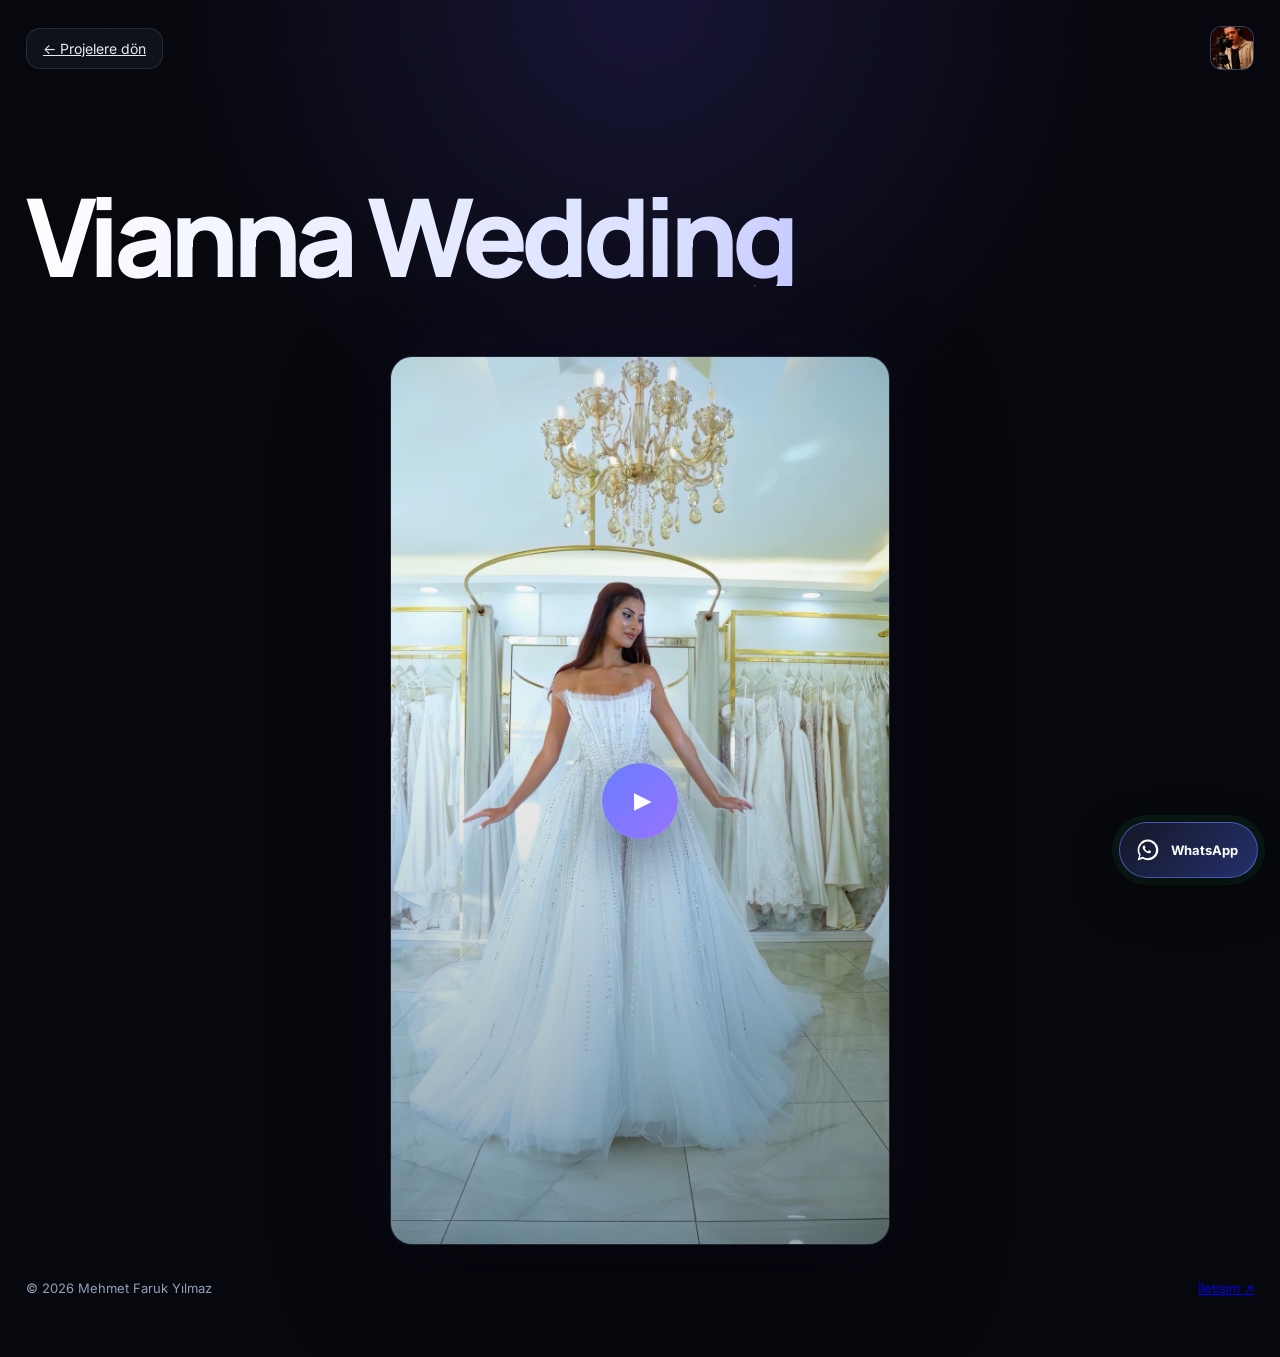
<file: projects/vianna-wedding.html>
<!DOCTYPE html>

<html lang="tr">
<head>
<meta charset="utf-8"/>
<meta content="width=device-width,initial-scale=1" name="viewport"/>
<meta content="Vianna Wedding — Mehmet Faruk Yılmaz portfolyo projesi." name="description"/>
<title>Vianna Wedding — Mehmet Faruk Yılmaz</title>
<link href="https://fonts.googleapis.com" rel="preconnect"/>
<link crossorigin="" href="https://fonts.gstatic.com" rel="preconnect"/>
<link href="https://fonts.googleapis.com/css2?family=Inter:wght@400;500;600;700&amp;family=Manrope:wght@600;700;800&amp;display=swap" rel="stylesheet"/>
<link href="../assets/project.css" rel="stylesheet"/>
<meta content="#0b1220" name="theme-color"/><link href="../assets/branding/favicon-32.png" rel="icon" sizes="32x32" type="image/png"/><link href="../assets/branding/apple-touch-icon.png" rel="apple-touch-icon" sizes="180x180"/></head>
<body>
<main class="project-page">
<div class="project-wrap">
<header class="project-top"><a class="back" href="../index.html#projects">← Projelere dön</a><div class="brand"><img alt="Mehmet Faruk Yılmaz" src="../assets/branding/mehmet-avatar.webp"/></div></header>
<section class="project-hero"><h1>Vianna Wedding</h1></section>
<section class="video-shell">
<div class="video-box vertical" data-video-id="JF0aKY7DTXY" data-video-title="Vianna Wedding">
<button aria-label="Vianna Wedding videosunu oynat" class="project-video-poster" type="button"><img alt="Vianna Wedding video kapağı" loading="eager" src="../assets/covers/vianna-poster.webp"/><span aria-hidden="true" class="project-play-button">▶</span></button></div>
</section>
<footer class="project-footer"><span>© <span data-year=""></span> Mehmet Faruk Yılmaz</span><a href="../index.html#contact">İletişim ↗</a></footer>
</div>
</main>
<a aria-label="WhatsApp üzerinden mesaj gönder" class="floating-whatsapp" href="https://wa.me/905437447274?text=Merhaba%20Mehmet%20Faruk%2C%20portfolyo%20siteniz%20%C3%BCzerinden%20ula%C5%9F%C4%B1yorum." rel="noopener noreferrer" target="_blank"><svg aria-hidden="true" viewbox="0 0 32 32"><path d="M19.11 17.2c-.25-.13-1.47-.73-1.7-.81-.23-.08-.39-.13-.56.13-.16.25-.64.81-.78.98-.14.17-.29.19-.54.06-.25-.13-1.05-.39-2-1.24-.74-.66-1.24-1.47-1.38-1.72-.14-.25-.02-.38.11-.51.11-.11.25-.29.37-.43.12-.15.16-.25.25-.42.08-.17.04-.31-.02-.44-.06-.13-.56-1.35-.77-1.85-.2-.49-.41-.42-.56-.43h-.48c-.17 0-.44.06-.68.31-.23.25-.89.87-.89 2.12s.91 2.46 1.04 2.63c.12.17 1.79 2.73 4.34 3.83.61.26 1.08.42 1.45.54.61.19 1.16.17 1.6.1.49-.07 1.47-.6 1.68-1.18.21-.58.21-1.08.15-1.18-.06-.11-.23-.17-.48-.29z" fill="currentColor"></path><path d="M16.04 3.2A12.7 12.7 0 0 0 5.16 22.47L3.2 28.8l6.5-1.91a12.69 12.69 0 1 0 6.34-23.69zm0 22.98c-2.08 0-4.12-.56-5.9-1.62l-.42-.25-3.86 1.13 1.16-3.76-.27-.43a10.28 10.28 0 1 1 9.29 4.93z" fill="currentColor"></path></svg><span>WhatsApp</span></a><script src="../assets/project.js"></script>
</body>
</html>
</file>
<file: assets/styles.css>
:root{
  --bg:#0a0a0a;--panel:#111;--soft:#171717;--text:#f3f3f3;--muted:#a0a0a0;--line:#262626;--accent:#ff4d00;
  --radius:24px;--max:1380px;
}
*{box-sizing:border-box}html{scroll-behavior:smooth}body{margin:0;background:var(--bg);color:var(--text);font-family:Inter,system-ui,sans-serif;line-height:1.6;overflow-x:hidden}a{color:inherit;text-decoration:none}img{display:block;max-width:100%}.noise{position:fixed;inset:0;pointer-events:none;opacity:.035;z-index:99;background-image:url("data:image/svg+xml,%3Csvg viewBox='0 0 180 180' xmlns='http://www.w3.org/2000/svg'%3E%3Cfilter id='n'%3E%3CfeTurbulence type='fractalNoise' baseFrequency='.95' numOctaves='4' stitchTiles='stitch'/%3E%3C/filter%3E%3Crect width='100%25' height='100%25' filter='url(%23n)' opacity='.8'/%3E%3C/svg%3E")}.section-shell{width:min(var(--max),calc(100% - 48px));margin-inline:auto}.site-header{position:fixed;top:0;left:0;right:0;z-index:50;display:flex;align-items:center;justify-content:space-between;padding:18px 24px;background:linear-gradient(to bottom,rgba(10,10,10,.94),rgba(10,10,10,.6),transparent);backdrop-filter:blur(8px)}.brand{display:flex;gap:12px;align-items:center}.brand-mark{display:grid;place-items:center;width:42px;height:42px;border:1px solid #3a3a3a;border-radius:50%;font-family:Manrope;font-weight:800;font-size:13px}.brand-name{font-weight:600;font-size:14px}.site-nav{display:flex;align-items:center;gap:28px;font-size:14px;color:#d6d6d6}.site-nav a:hover{color:#fff}.nav-cta{border:1px solid #383838;border-radius:999px;padding:10px 18px}.menu-button{display:none;background:transparent;color:#fff;border:1px solid #333;border-radius:999px;padding:9px 14px}.hero{min-height:100vh;display:grid;grid-template-columns:.92fr 1.28fr;gap:64px;align-items:center;padding-top:130px;padding-bottom:80px}.eyebrow{text-transform:uppercase;letter-spacing:.18em;font-size:12px;color:#d0d0d0;margin:0 0 22px}.hero h1,.section-heading h2,.about h2,.contact h2{font-family:Manrope,sans-serif;line-height:.94;letter-spacing:-.055em;margin:0}.hero h1{font-size:clamp(52px,6.7vw,104px);max-width:900px}.hero h1 span{color:var(--accent)}.hero-text{max-width:600px;color:var(--muted);font-size:18px;margin:30px 0 34px}.hero-actions,.contact-actions{display:flex;gap:12px;flex-wrap:wrap}.button{display:inline-flex;align-items:center;justify-content:center;min-height:52px;padding:0 22px;border-radius:999px;font-weight:600;font-size:14px;transition:.25s ease}.button-primary{background:#fff;color:#111}.button-primary:hover{transform:translateY(-2px);background:#efefef}.button-secondary{border:1px solid #363636;background:#111}.button-secondary:hover{border-color:#666}.video-frame{aspect-ratio:16/9;position:relative;border-radius:32px;overflow:hidden;background:#111;border:1px solid #252525;box-shadow:0 40px 110px rgba(0,0,0,.45)}.video-frame iframe{position:absolute;inset:0;width:100%;height:100%;border:0}.video-label{position:absolute;left:20px;bottom:20px;display:flex;flex-direction:column;gap:3px;pointer-events:none;padding:12px 15px;border:1px solid rgba(255,255,255,.16);border-radius:14px;background:rgba(8,8,8,.72);backdrop-filter:blur(12px)}.video-label span{font-size:10px;letter-spacing:.17em;text-transform:uppercase;color:#bdbdbd}.video-label strong{font-size:14px}.hero-meta{display:flex;gap:12px;flex-wrap:wrap;margin-top:14px;color:#878787;font-size:12px}.hero-meta span{border:1px solid #242424;border-radius:999px;padding:8px 12px}.projects,.services,.about,.contact{padding:130px 0}.section-heading{display:flex;align-items:end;justify-content:space-between;gap:32px;margin-bottom:48px}.section-heading h2{font-size:clamp(58px,8vw,120px)}.section-note{max-width:430px;color:var(--muted);margin:0 0 10px;text-align:right}.project-grid{display:grid;grid-template-columns:repeat(12,1fr);gap:20px}.project-card{grid-column:span 4;display:block;min-width:0}.project-large{grid-column:span 6}.project-art{aspect-ratio:16/10;border-radius:var(--radius);overflow:hidden;position:relative;border:1px solid rgba(255,255,255,.08);transition:.35s ease;background:#151515}.project-art:after{content:"";position:absolute;inset:0;background:linear-gradient(to top,rgba(0,0,0,.42),transparent 55%);pointer-events:none}.project-art img{width:100%;height:100%;object-fit:cover;transition:transform .5s ease,filter .35s ease}.project-card:hover .project-art{transform:translateY(-6px)}.project-card:hover .project-art img{transform:scale(1.035);filter:saturate(1.1)}.project-play{position:absolute;left:18px;bottom:18px;z-index:2;width:48px;height:48px;display:grid;place-items:center;border-radius:50%;background:#fff;color:#111;font-size:15px;padding-left:3px;box-shadow:0 8px 30px rgba(0,0,0,.3)}.format-badge{position:absolute;right:14px;top:14px;z-index:2;border:1px solid rgba(255,255,255,.18);background:rgba(0,0,0,.55);backdrop-filter:blur(8px);padding:7px 10px;border-radius:999px;font-size:10px;font-weight:700;letter-spacing:.08em}.project-info{display:flex;justify-content:space-between;gap:18px;align-items:flex-end;padding:18px 4px 30px}.project-info p{margin:0 0 3px;color:#777;font-size:11px;text-transform:uppercase;letter-spacing:.12em}.project-info h3{margin:0;font-size:18px;line-height:1.35}.project-info>span{color:#909090;font-size:13px;white-space:nowrap}.channel-feature{margin-top:44px;display:flex;justify-content:space-between;align-items:flex-end;gap:40px;padding:clamp(30px,5vw,62px);border:1px solid #2a2a2a;border-radius:30px;background:radial-gradient(circle at 10% 0%,#3c1a0e,#121212 48%);transition:.3s ease}.channel-feature:hover{transform:translateY(-4px);border-color:#444}.channel-feature h3{font-family:Manrope;font-size:clamp(38px,6vw,78px);line-height:1;margin:0 0 16px;letter-spacing:-.05em}.channel-feature p:not(.eyebrow){max-width:640px;color:var(--muted);margin:0}.channel-feature>span{font-size:14px;white-space:nowrap}.service-list{border-top:1px solid var(--line)}.service-item{display:grid;grid-template-columns:70px 1fr 1fr;gap:26px;padding:34px 0;border-bottom:1px solid var(--line);align-items:start}.service-item span{color:#767676;font-size:13px}.service-item h3{font-family:Manrope;font-size:28px;margin:0}.service-item p{color:var(--muted);margin:3px 0 0;max-width:520px}.about-card,.contact-card{background:var(--panel);border:1px solid var(--line);border-radius:36px;padding:clamp(38px,7vw,100px)}.about h2,.contact h2{font-size:clamp(46px,7vw,96px);max-width:1100px}.about-card>p:not(.eyebrow),.contact-card>p:not(.eyebrow){max-width:800px;color:var(--muted);font-size:18px;margin:34px 0}.about-tags,.social-links{display:flex;flex-wrap:wrap;gap:10px}.about-tags span,.social-links a{border:1px solid #303030;border-radius:999px;padding:10px 14px;color:#cfcfcf;font-size:13px}.contact-card{text-align:center;background:radial-gradient(circle at 50% 0%,#2c1c14,#111 45%)}.contact-card h2,.contact-card>p{margin-inline:auto}.contact-actions{justify-content:center}.social-links{justify-content:center;margin-top:36px}.site-footer{display:flex;justify-content:space-between;align-items:center;color:#777;padding-top:20px;padding-bottom:40px;font-size:13px}.reveal{opacity:0;transform:translateY(26px);transition:opacity .7s ease,transform .7s ease}.reveal.visible{opacity:1;transform:none}
@media(max-width:980px){.hero{grid-template-columns:1fr;gap:44px;padding-top:150px}.project-card,.project-large{grid-column:span 6}.service-item{grid-template-columns:50px 1fr}.service-item p{grid-column:2}.site-nav{position:absolute;top:72px;left:20px;right:20px;display:none;flex-direction:column;align-items:stretch;background:#111;border:1px solid #292929;border-radius:22px;padding:18px}.site-nav.open{display:flex}.menu-button{display:block}.brand-name{display:none}.section-note{text-align:left}.section-heading{align-items:flex-start;flex-direction:column}.channel-feature{align-items:flex-start;flex-direction:column}}
@media(max-width:640px){.section-shell{width:min(100% - 28px,var(--max))}.site-header{padding:14px}.hero{padding-top:115px;min-height:auto}.hero h1{font-size:46px}.hero-text{font-size:16px}.video-frame{border-radius:22px}.video-label{left:12px;bottom:12px}.projects,.services,.about,.contact{padding:90px 0}.project-card,.project-large{grid-column:1/-1}.project-art{aspect-ratio:16/10}.section-heading h2{font-size:58px}.service-item{grid-template-columns:42px 1fr;gap:14px}.service-item h3{font-size:23px}.about-card,.contact-card{border-radius:24px;padding:30px 22px}.about h2,.contact h2{font-size:43px}.project-info{align-items:flex-start}.project-info>span{display:none}.channel-feature{border-radius:22px;padding:28px 22px}.channel-feature>span{white-space:normal}.site-footer{flex-direction:column;gap:8px;align-items:flex-start}.button{width:100%}}

/* Custom project covers */
.video-poster-frame{cursor:pointer}
.video-cover{position:absolute;inset:0;width:100%;height:100%;object-fit:cover;z-index:0}
.video-poster-frame:after{content:"";position:absolute;inset:0;background:linear-gradient(to top,rgba(0,0,0,.45),rgba(0,0,0,.04) 58%);z-index:1;pointer-events:none}
.hero-play-button{position:absolute;left:50%;top:50%;z-index:3;transform:translate(-50%,-50%);width:76px;height:76px;display:grid;place-items:center;border:0;border-radius:50%;background:rgba(255,255,255,.94);color:#111;font-size:23px;padding-left:5px;cursor:pointer;box-shadow:0 18px 54px rgba(0,0,0,.4);transition:transform .25s ease,background .25s ease}
.hero-play-button:hover{transform:translate(-50%,-50%) scale(1.06);background:#fff}
.video-poster-frame .video-label{z-index:3}
.video-poster-frame.is-playing:after,.video-poster-frame.is-playing .video-cover,.video-poster-frame.is-playing .hero-play-button,.video-poster-frame.is-playing .video-label{display:none}

.channel-feature{display:grid;grid-template-columns:minmax(260px,.82fr) minmax(0,1.18fr) auto;align-items:center;background:#111;overflow:hidden;padding:22px}
.channel-feature-media{aspect-ratio:16/9;border-radius:22px;overflow:hidden;background:#07182f;border:1px solid rgba(255,255,255,.08)}
.channel-feature-media img{width:100%;height:100%;object-fit:cover;transition:transform .5s ease}
.channel-feature:hover .channel-feature-media img{transform:scale(1.035)}
.channel-feature-copy{padding:20px 10px}

@media(max-width:980px){
  .channel-feature{grid-template-columns:1fr;padding:18px}
  .channel-feature-copy{padding:12px 4px 4px}
}
@media(max-width:640px){
  .hero-play-button{width:62px;height:62px;font-size:19px}
}


/* Photography gallery */
.photography,.order-panel{padding:130px 0}
.photo-project{margin-top:60px}
.photo-project+.photo-project{margin-top:110px}
.photo-project-heading{display:flex;align-items:end;justify-content:space-between;gap:24px;margin-bottom:22px;padding-bottom:18px;border-bottom:1px solid var(--line)}
.photo-project-heading p{margin:0 0 4px;color:#777;font-size:11px;text-transform:uppercase;letter-spacing:.14em}
.photo-project-heading h3{font-family:Manrope;font-size:clamp(30px,4vw,54px);line-height:1;margin:0;letter-spacing:-.04em}
.photo-project-heading>span{font-size:12px;color:#777;text-transform:uppercase;letter-spacing:.13em}
.photo-grid{display:grid;grid-template-columns:repeat(12,1fr);grid-auto-rows:170px;gap:16px}
.photo-item{grid-column:span 4;grid-row:span 2;position:relative;overflow:hidden;border:1px solid rgba(255,255,255,.08);border-radius:22px;background:#111;padding:0;cursor:zoom-in}
.photo-item.photo-wide{grid-column:span 8}
.photo-item.photo-portrait{grid-row:span 3}
.photo-item img{width:100%;height:100%;object-fit:cover;transition:transform .55s ease,filter .35s ease}
.photo-item:after{content:"↗";position:absolute;right:14px;top:14px;width:36px;height:36px;display:grid;place-items:center;border-radius:50%;background:rgba(0,0,0,.58);border:1px solid rgba(255,255,255,.17);opacity:0;transform:translateY(6px);transition:.25s ease}
.photo-item:hover img{transform:scale(1.035);filter:saturate(1.06)}
.photo-item:hover:after{opacity:1;transform:none}
.lightbox{position:fixed;inset:0;z-index:1000;display:none;align-items:center;justify-content:center;padding:28px;background:rgba(0,0,0,.92);backdrop-filter:blur(16px)}
.lightbox.open{display:flex}
.lightbox img{max-width:min(94vw,1700px);max-height:90vh;border-radius:18px;box-shadow:0 30px 110px rgba(0,0,0,.65)}
.lightbox-close{position:fixed;right:24px;top:24px;width:48px;height:48px;border:1px solid rgba(255,255,255,.18);border-radius:50%;background:rgba(20,20,20,.8);color:#fff;font-size:22px;cursor:pointer}

/* About image layout */
.about-layout{display:grid;grid-template-columns:minmax(0,1.05fr) minmax(420px,.95fr);gap:20px;align-items:stretch}
.about-layout .about-card{height:100%;display:flex;flex-direction:column;justify-content:center}
.about-gallery{display:grid;grid-template-columns:1.08fr .92fr;grid-template-rows:repeat(2,minmax(220px,1fr));gap:14px;min-height:760px}
.about-photo{margin:0;border-radius:28px;overflow:hidden;border:1px solid rgba(255,255,255,.08);background:#141414}
.about-photo-main{grid-row:1/-1}
.about-photo:nth-child(4){grid-column:2;grid-row:2}
.about-photo img{width:100%;height:100%;object-fit:cover;transition:transform .5s ease}
.about-photo:hover img{transform:scale(1.025)}

/* Project request panel */
.order-shell{display:grid;grid-template-columns:minmax(0,1fr) 380px;gap:22px;align-items:start}
.order-form{border:1px solid var(--line);border-radius:32px;background:#101010;padding:clamp(24px,4vw,52px)}
.form-section+.form-section{margin-top:54px;padding-top:48px;border-top:1px solid var(--line)}
.form-section-title{display:flex;gap:18px;align-items:flex-start;margin-bottom:26px}
.form-section-title>span{width:42px;height:42px;display:grid;place-items:center;border-radius:50%;background:#fff;color:#111;font-size:12px;font-weight:700;flex:0 0 auto}
.form-section-title h3{font-family:Manrope;font-size:28px;line-height:1.1;margin:3px 0 7px}
.form-section-title p{margin:0;color:var(--muted);font-size:14px}
.service-choice-grid{display:grid;grid-template-columns:repeat(3,1fr);gap:12px}
.choice-card{position:relative;display:flex;flex-direction:column;gap:5px;min-height:118px;padding:20px;border:1px solid #2b2b2b;border-radius:18px;background:#151515;cursor:pointer;transition:.25s ease}
.choice-card:hover{border-color:#555;transform:translateY(-2px)}
.choice-card input{position:absolute;opacity:0;pointer-events:none}
.choice-card:has(input:checked){border-color:#fff;background:#ededed;color:#111}
.choice-card span{font-weight:700;font-size:15px;line-height:1.3}
.choice-card small{color:#858585;font-size:12px}
.choice-card:has(input:checked) small{color:#555}
.form-grid{display:grid;grid-template-columns:repeat(2,1fr);gap:16px}
.form-grid label{display:flex;flex-direction:column;gap:8px}
.form-grid label>span{font-size:12px;color:#bdbdbd}
.field-full{grid-column:1/-1}
.form-grid input,.form-grid select,.form-grid textarea{width:100%;border:1px solid #303030;border-radius:14px;background:#171717;color:#fff;padding:14px 15px;font:inherit;font-size:14px;outline:none;transition:border-color .2s ease,background .2s ease}
.form-grid input,.form-grid select{min-height:50px}
.form-grid textarea{resize:vertical;min-height:130px}
.form-grid input:focus,.form-grid select:focus,.form-grid textarea:focus{border-color:#777;background:#1b1b1b}
.form-grid input::placeholder,.form-grid textarea::placeholder{color:#666}
.consent{display:flex;gap:11px;align-items:flex-start;margin-top:20px;color:#8c8c8c;font-size:12px}
.consent input{margin-top:4px;accent-color:#fff}
.order-actions{display:flex;gap:12px;flex-wrap:wrap;margin-top:34px}
.order-actions button{border:0;cursor:pointer}
.order-actions .button-secondary{color:#fff;border:1px solid #363636}
.order-disclaimer{color:#707070;font-size:11px;margin:18px 0 0;max-width:760px}
.order-summary{position:sticky;top:100px;border:1px solid var(--line);border-radius:28px;background:radial-gradient(circle at 50% 0%,#2b1c14,#111 46%);padding:30px}
.order-summary h3{font-family:Manrope;font-size:38px;line-height:1;margin:0 0 28px;letter-spacing:-.04em}
.order-summary dl{margin:0}
.order-summary dl div{display:grid;grid-template-columns:95px 1fr;gap:12px;padding:13px 0;border-bottom:1px solid rgba(255,255,255,.08)}
.order-summary dt{color:#747474;font-size:11px;text-transform:uppercase;letter-spacing:.1em}
.order-summary dd{margin:0;text-align:right;font-size:13px;color:#ddd;overflow-wrap:anywhere}
.summary-contact{margin-top:28px;padding:18px;border:1px solid rgba(255,255,255,.09);border-radius:17px;background:rgba(255,255,255,.03);display:flex;flex-direction:column;gap:6px}
.summary-contact span{font-size:10px;color:#777;text-transform:uppercase;letter-spacing:.12em}
.summary-contact a{font-weight:700}
.form-message{margin-top:16px;padding:12px 14px;border-radius:12px;background:#332016;color:#ffd8c5;font-size:13px}

@media(max-width:1100px){
  .about-layout{grid-template-columns:1fr}
  .about-gallery{min-height:650px}
  .order-shell{grid-template-columns:1fr}
  .order-summary{position:static;order:-1}
}
@media(max-width:820px){
  .service-choice-grid{grid-template-columns:repeat(2,1fr)}
  .photo-grid{grid-auto-rows:145px}
  .photo-item,.photo-item.photo-wide{grid-column:span 6}
  .photo-item.photo-portrait{grid-row:span 2}
}
@media(max-width:640px){
  .photography,.order-panel{padding:90px 0}
  .photo-project+.photo-project{margin-top:76px}
  .photo-project-heading{align-items:flex-start;flex-direction:column}
  .photo-grid{grid-template-columns:1fr;grid-auto-rows:auto;gap:12px}
  .photo-item,.photo-item.photo-wide,.photo-item.photo-portrait{grid-column:1;grid-row:auto;aspect-ratio:4/3;border-radius:17px}
  .photo-item.photo-portrait{aspect-ratio:3/4}
  .about-gallery{grid-template-columns:1fr 1fr;grid-template-rows:360px 230px;min-height:0}
  .about-photo-main{grid-column:1/-1;grid-row:1}
  .about-photo:nth-child(2){grid-column:1;grid-row:2}
  .about-photo:nth-child(3){grid-column:2;grid-row:2}
  .about-photo:nth-child(4){grid-column:1/-1;grid-row:3}
  .about-photo{border-radius:20px}
  .service-choice-grid,.form-grid{grid-template-columns:1fr}
  .field-full{grid-column:auto}
  .order-form{border-radius:24px;padding:24px 18px}
  .form-section+.form-section{margin-top:40px;padding-top:38px}
  .order-summary{border-radius:22px;padding:24px 20px}
  .order-actions .button{width:100%}
  .lightbox{padding:14px}
  .lightbox-close{right:14px;top:14px}
}

/* Personal photo brand mark */
.brand-mark{overflow:hidden;padding:0;background:#181818}
.brand-mark img{width:100%;height:100%;object-fit:cover;object-position:50% 38%;display:block}

/* 2026 color refresh — deep navy, violet and warm coral */
:root{
  --bg:#0b1220;
  --panel:rgba(17,27,46,.86);
  --soft:#17233a;
  --text:#f7f8ff;
  --muted:#aeb8ca;
  --line:rgba(154,181,225,.18);
  --accent:#ff7657;
  --accent-2:#8b7cff;
  --accent-3:#28d7c0;
}
body{
  position:relative;
  background:
    radial-gradient(circle at 8% 3%,rgba(55,112,255,.24),transparent 31rem),
    radial-gradient(circle at 92% 12%,rgba(213,78,255,.15),transparent 28rem),
    radial-gradient(circle at 50% 72%,rgba(25,191,180,.10),transparent 34rem),
    linear-gradient(135deg,#09101d 0%,#0f1b31 46%,#171326 100%);
  background-attachment:fixed;
}
body:before{
  content:"";
  position:fixed;
  inset:0;
  pointer-events:none;
  z-index:-1;
  background:
    linear-gradient(rgba(255,255,255,.018) 1px,transparent 1px),
    linear-gradient(90deg,rgba(255,255,255,.018) 1px,transparent 1px);
  background-size:44px 44px;
  mask-image:linear-gradient(to bottom,rgba(0,0,0,.7),transparent 72%);
}
.site-header{
  background:linear-gradient(to bottom,rgba(8,16,31,.96),rgba(8,16,31,.72),rgba(8,16,31,.08));
  border-bottom:1px solid rgba(157,183,226,.08);
}
.brand-mark,.menu-button,.nav-cta{
  border-color:rgba(157,183,226,.28);
  background:rgba(18,31,53,.62);
}
.site-nav a:hover{color:#b7fff6}
.nav-cta:hover{border-color:rgba(40,215,192,.7);background:rgba(40,215,192,.09)}
.hero h1 span{
  color:transparent;
  background:linear-gradient(100deg,#ff855f 4%,#ff61a6 48%,#8e7dff 95%);
  -webkit-background-clip:text;
  background-clip:text;
}
.eyebrow{color:#8fe8dc}
.button-primary{
  color:#fff;
  background:linear-gradient(110deg,#ff7657,#f05a9f 58%,#8878f6);
  box-shadow:0 14px 38px rgba(235,91,132,.22);
}
.button-primary:hover{background:linear-gradient(110deg,#ff8c70,#fb70ad 58%,#9a8aff);box-shadow:0 18px 48px rgba(235,91,132,.3)}
.button-secondary{
  border-color:rgba(153,181,226,.26);
  background:rgba(18,31,53,.72);
}
.button-secondary:hover{border-color:rgba(40,215,192,.64);background:rgba(24,42,67,.9)}
.video-frame{
  background:#101a2c;
  border-color:rgba(147,178,226,.24);
  box-shadow:0 44px 120px rgba(0,4,18,.55),0 0 70px rgba(70,93,255,.09);
}
.video-label{background:rgba(8,16,31,.76);border-color:rgba(184,207,241,.2)}
.hero-meta span,.about-tags span,.social-links a{
  border-color:rgba(147,178,226,.22);
  background:rgba(17,29,49,.48);
}
.hero-meta span:nth-child(2n),.about-tags span:nth-child(2n){border-color:rgba(40,215,192,.25)}
.projects,.photography,.services,.about,.order-panel,.contact{position:relative}
.projects:before,.about:before,.order-panel:before{
  content:"";
  position:absolute;
  z-index:-1;
  width:44vw;
  height:44vw;
  max-width:680px;
  max-height:680px;
  border-radius:50%;
  filter:blur(25px);
  opacity:.34;
  pointer-events:none;
}
.projects:before{right:-16vw;top:14%;background:radial-gradient(circle,rgba(121,97,255,.28),transparent 68%)}
.about:before{left:-18vw;top:8%;background:radial-gradient(circle,rgba(40,215,192,.2),transparent 68%)}
.order-panel:before{right:-15vw;top:20%;background:radial-gradient(circle,rgba(255,104,119,.19),transparent 68%)}
.project-art,.photo-item,.about-photo{
  background:#121e33;
  border-color:rgba(162,190,230,.17);
  box-shadow:0 16px 42px rgba(2,8,24,.22);
}
.project-card:hover .project-art{border-color:rgba(139,124,255,.5);box-shadow:0 22px 58px rgba(31,23,85,.28)}
.project-play{background:linear-gradient(135deg,#ffffff,#dffdf8);color:#142137}
.format-badge{background:rgba(10,19,35,.66);border-color:rgba(184,207,241,.22)}
.channel-feature{
  border-color:rgba(115,165,230,.24);
  background:
    radial-gradient(circle at 12% 10%,rgba(40,215,192,.19),transparent 36%),
    radial-gradient(circle at 85% 0%,rgba(139,124,255,.24),transparent 40%),
    linear-gradient(135deg,rgba(15,30,51,.96),rgba(25,19,49,.94));
  box-shadow:0 24px 64px rgba(3,8,26,.28);
}
.channel-feature:hover{border-color:rgba(40,215,192,.48)}
.service-list{border-color:var(--line)}
.service-item{border-color:var(--line)}
.service-item span{color:#7fe1d4}
.about-card,.contact-card,.order-form,.order-summary{
  border-color:rgba(145,177,224,.2);
  box-shadow:0 28px 80px rgba(2,7,22,.3);
}
.about-card{
  background:
    radial-gradient(circle at 90% 0%,rgba(139,124,255,.14),transparent 38%),
    linear-gradient(145deg,rgba(17,30,51,.92),rgba(21,21,43,.9));
}
.contact-card{
  background:
    radial-gradient(circle at 20% 0%,rgba(40,215,192,.18),transparent 34%),
    radial-gradient(circle at 82% 8%,rgba(240,90,159,.17),transparent 38%),
    linear-gradient(145deg,rgba(16,31,52,.94),rgba(27,20,48,.92));
}
.order-form{background:linear-gradient(145deg,rgba(16,30,50,.94),rgba(20,24,43,.93))}
.order-summary{
  background:
    radial-gradient(circle at 80% 0%,rgba(240,90,159,.15),transparent 40%),
    linear-gradient(145deg,rgba(17,32,54,.96),rgba(27,20,48,.94));
}
.choice-card{background:rgba(22,37,61,.78);border-color:rgba(143,174,218,.2)}
.choice-card:hover{border-color:rgba(40,215,192,.48);background:rgba(26,44,71,.88)}
.choice-card:has(input:checked){border-color:#9d8cff;background:linear-gradient(135deg,#f2efff,#dffbf7);color:#11182a}
.form-section-title>span{background:linear-gradient(135deg,#ff7657,#8b7cff);color:#fff}
.form-grid input,.form-grid select,.form-grid textarea{
  border-color:rgba(144,175,220,.2);
  background:rgba(15,28,48,.78);
}
.form-grid input:focus,.form-grid select:focus,.form-grid textarea:focus{border-color:rgba(40,215,192,.7);background:rgba(19,35,58,.92)}
.summary-contact{background:rgba(44,51,86,.24);border-color:rgba(154,181,225,.15)}
.lightbox{background:rgba(5,10,22,.94)}
.site-footer{color:#8f9db2}
@media(max-width:980px){.site-nav{background:rgba(12,24,42,.96);border-color:rgba(145,177,224,.2);box-shadow:0 24px 64px rgba(0,5,20,.45)}}

/* 2026 UX update — compact services, swipe galleries and fixed WhatsApp */
.services{
  padding:34px 0 118px;
  scroll-margin-top:92px;
}
.service-showcase{
  position:relative;
  overflow:hidden;
  border:1px solid rgba(145,177,224,.2);
  border-radius:32px;
  padding:clamp(26px,4vw,54px);
  background:
    radial-gradient(circle at 4% 0%,rgba(40,215,192,.17),transparent 32%),
    radial-gradient(circle at 94% 4%,rgba(139,124,255,.20),transparent 36%),
    linear-gradient(145deg,rgba(15,29,49,.93),rgba(25,20,48,.91));
  box-shadow:0 26px 76px rgba(2,7,22,.28);
}
.service-showcase:after{
  content:"";
  position:absolute;
  left:0;
  right:0;
  top:0;
  height:2px;
  background:linear-gradient(90deg,transparent,#28d7c0 25%,#8b7cff 62%,#ff7657,transparent);
  opacity:.9;
}
.service-intro{
  display:grid;
  grid-template-columns:minmax(0,1fr) minmax(280px,.58fr);
  align-items:end;
  gap:36px;
  padding-bottom:30px;
}
.service-intro .eyebrow{margin-bottom:13px}
.service-intro h2{
  margin:0;
  font-family:Manrope,sans-serif;
  font-size:clamp(42px,6vw,82px);
  line-height:.96;
  letter-spacing:-.055em;
}
.service-intro>p{
  margin:0 0 7px;
  max-width:510px;
  color:var(--muted);
  font-size:15px;
}
.service-grid{
  display:grid;
  grid-template-columns:repeat(3,minmax(0,1fr));
  gap:12px;
}
.service-card{
  position:relative;
  min-height:172px;
  display:grid;
  grid-template-columns:auto 1fr auto;
  align-items:start;
  gap:14px;
  padding:22px;
  overflow:hidden;
  border:1px solid rgba(146,178,224,.16);
  border-radius:21px;
  background:rgba(18,33,55,.56);
  transition:transform .28s ease,border-color .28s ease,background .28s ease,box-shadow .28s ease;
}
.service-card:before{
  content:"";
  position:absolute;
  inset:auto -28% -66% auto;
  width:160px;
  height:160px;
  border-radius:50%;
  background:radial-gradient(circle,rgba(139,124,255,.18),transparent 66%);
  pointer-events:none;
}
.service-card:hover{
  transform:translateY(-4px);
  border-color:rgba(40,215,192,.43);
  background:rgba(23,42,68,.76);
  box-shadow:0 18px 42px rgba(2,8,24,.24);
}
.service-number{
  display:grid;
  place-items:center;
  width:35px;
  height:35px;
  border:1px solid rgba(143,232,220,.25);
  border-radius:50%;
  color:#8fe8dc;
  font-size:10px;
  font-weight:700;
  letter-spacing:.08em;
}
.service-card h3{
  margin:4px 0 10px;
  font-family:Manrope,sans-serif;
  font-size:20px;
  line-height:1.18;
  letter-spacing:-.025em;
}
.service-card p{
  margin:0;
  max-width:290px;
  color:var(--muted);
  font-size:13px;
  line-height:1.55;
}
.service-arrow{
  color:#8393aa;
  font-size:18px;
  transition:transform .25s ease,color .25s ease;
}
.service-card:hover .service-arrow{transform:translate(3px,-3px);color:#fff}

.photo-project{margin-top:52px}
.photo-project+.photo-project{margin-top:86px}
.photo-carousel{
  position:relative;
  display:grid;
  grid-template-columns:54px minmax(0,1fr) 54px;
  align-items:center;
  gap:15px;
}
.photo-carousel-viewport{
  overflow:hidden;
  border:1px solid rgba(156,187,229,.18);
  border-radius:28px;
  background:rgba(10,20,36,.68);
  box-shadow:0 24px 64px rgba(2,8,24,.28);
}
.photo-carousel-track{
  display:flex;
  width:100%;
  will-change:transform;
  transition:transform .56s cubic-bezier(.22,.72,.22,1);
}
.photo-slide{
  position:relative;
  flex:0 0 100%;
  width:100%;
  aspect-ratio:16/10;
  padding:0;
  border:0;
  overflow:hidden;
  background:#0e192b;
  cursor:zoom-in;
}
.photo-slide img{
  width:100%;
  height:100%;
  object-fit:cover;
  transition:transform .55s ease,filter .35s ease;
}
.photo-slide.is-portrait img{
  object-fit:contain;
  padding:20px;
  background:
    radial-gradient(circle at 50% 30%,rgba(139,124,255,.13),transparent 42%),
    #0d182a;
}
.photo-slide:after{
  content:"↗";
  position:absolute;
  right:18px;
  top:18px;
  width:39px;
  height:39px;
  display:grid;
  place-items:center;
  border:1px solid rgba(255,255,255,.2);
  border-radius:50%;
  background:rgba(8,16,30,.58);
  color:#fff;
  backdrop-filter:blur(10px);
  opacity:.8;
  transition:transform .25s ease,opacity .25s ease;
}
.photo-slide:hover img{transform:scale(1.018);filter:saturate(1.05)}
.photo-slide:hover:after{transform:translate(2px,-2px);opacity:1}
.carousel-arrow{
  width:52px;
  height:52px;
  display:grid;
  place-items:center;
  border:1px solid rgba(149,181,225,.22);
  border-radius:50%;
  background:rgba(18,33,55,.74);
  color:#fff;
  font:400 32px/1 Inter,sans-serif;
  cursor:pointer;
  transition:transform .22s ease,border-color .22s ease,background .22s ease,opacity .22s ease;
}
.carousel-arrow:hover{transform:scale(1.05);border-color:rgba(40,215,192,.62);background:rgba(27,49,76,.92)}
.carousel-arrow:disabled{opacity:.3;cursor:default;transform:none}
.carousel-meta{
  grid-column:2;
  display:grid;
  grid-template-columns:auto 1fr auto;
  align-items:center;
  gap:18px;
  padding-top:14px;
  color:#8796ab;
  font-size:11px;
  text-transform:uppercase;
  letter-spacing:.1em;
}
.carousel-dots{display:flex;justify-content:center;gap:7px}
.carousel-dot{
  width:7px;
  height:7px;
  padding:0;
  border:0;
  border-radius:50%;
  background:rgba(185,204,233,.25);
  cursor:pointer;
  transition:width .25s ease,background .25s ease;
}
.carousel-dot.active{width:24px;border-radius:999px;background:linear-gradient(90deg,#28d7c0,#8b7cff)}
.carousel-hint{text-align:right}

.floating-whatsapp{
  position:fixed;
  right:22px;
  bottom:22px;
  z-index:950;
  display:flex;
  align-items:center;
  gap:10px;
  min-height:56px;
  padding:0 19px 0 15px;
  border:1px solid rgba(222,255,235,.28);
  border-radius:999px;
  background:linear-gradient(135deg,#25d366,#16a94e);
  color:#fff;
  font-size:13px;
  font-weight:700;
  box-shadow:0 18px 48px rgba(0,0,0,.32),0 0 0 7px rgba(37,211,102,.08);
  transition:transform .25s ease,box-shadow .25s ease,filter .25s ease;
}
.floating-whatsapp svg{width:26px;height:26px;flex:0 0 auto}
.floating-whatsapp:hover{
  transform:translateY(-4px) scale(1.02);
  filter:saturate(1.08);
  box-shadow:0 24px 58px rgba(0,0,0,.38),0 0 0 9px rgba(37,211,102,.1);
}

@media(max-width:980px){
  .services{padding-top:20px}
  .service-intro{grid-template-columns:1fr;gap:15px}
  .service-grid{grid-template-columns:repeat(2,minmax(0,1fr))}
  .photo-carousel{grid-template-columns:46px minmax(0,1fr) 46px;gap:10px}
  .carousel-arrow{width:44px;height:44px;font-size:27px}
}
@media(max-width:640px){
  .services{padding:8px 0 88px}
  .service-showcase{border-radius:24px;padding:25px 18px}
  .service-intro{padding-bottom:22px}
  .service-intro h2{font-size:42px}
  .service-grid{grid-template-columns:1fr;gap:9px}
  .service-card{min-height:0;padding:18px;border-radius:17px}
  .service-card h3{font-size:18px;margin-top:5px}
  .photo-project+.photo-project{margin-top:68px}
  .photo-carousel{display:block}
  .photo-carousel-viewport{border-radius:20px}
  .photo-slide{aspect-ratio:4/3}
  .photo-slide.is-portrait img{padding:10px}
  .carousel-arrow{
    position:absolute;
    top:calc(50% - 42px);
    z-index:5;
    width:42px;
    height:42px;
    background:rgba(8,17,32,.74);
    backdrop-filter:blur(8px);
  }
  .carousel-prev{left:10px}
  .carousel-next{right:10px}
  .carousel-meta{grid-template-columns:auto 1fr;gap:12px;padding:12px 4px 0}
  .carousel-hint{display:none}
  .floating-whatsapp{right:14px;bottom:14px;width:56px;height:56px;min-height:56px;padding:0;justify-content:center}
  .floating-whatsapp span{position:absolute;width:1px;height:1px;overflow:hidden;clip:rect(0 0 0 0);white-space:nowrap}
}


/* Mobile stability fix — prevent sideways page drift */
html,
body{
  width:100%;
  max-width:100%;
  overflow-x:hidden;
  overscroll-behavior-x:none;
}
@supports (overflow:clip){
  html,
  body{overflow-x:clip}
}
body{touch-action:pan-y pinch-zoom}
main,
.site-header,
.section-shell,
.hero,
.services,
.projects,
.photography,
.about,
.order-panel,
.contact,
.site-footer{
  max-width:100%;
  min-width:0;
}
.projects,
.about,
.order-panel{overflow-x:clip}
.hero>* ,
.project-grid>* ,
.service-grid>* ,
.about-layout>* ,
.order-shell>* ,
.form-grid>* ,
.service-intro>* ,
.channel-feature>* ,
.photo-project,
.photo-carousel,
.photo-carousel-viewport,
.photo-carousel-track,
.photo-slide{
  min-width:0;
  max-width:100%;
}
.photo-carousel-viewport{
  touch-action:pan-y pinch-zoom;
  overscroll-behavior-inline:contain;
}
.floating-whatsapp{max-width:calc(100vw - 28px)}
.form-grid input,
.form-grid select,
.form-grid textarea{min-width:0}
@media(max-width:640px){
  .section-shell{
    width:calc(100% - 28px);
    max-width:var(--max);
  }
  body{background-attachment:scroll}
  .site-header{width:100%;max-width:100%}
  .section-heading h2,
  .hero h1,
  .about h2,
  .contact h2{
    max-width:100%;
    overflow-wrap:anywhere;
  }
}

/* 2026 inline portfolio playback and revised project request flow */
.service-card{cursor:pointer}
.service-card:focus-visible,
.project-card:focus-visible{outline:3px solid rgba(40,215,192,.78);outline-offset:5px}
.project-card{cursor:pointer}
.project-art iframe{
  position:absolute;
  inset:0;
  z-index:6;
  width:100%;
  height:100%;
  border:0;
  background:#000;
}
.project-art.is-playing:after,
.project-art.is-playing .project-play,
.project-art.is-playing .format-badge{display:none}
.project-card.is-playing .project-art{transform:none;border-color:rgba(40,215,192,.48)}
.project-card.service-focus .project-art{
  border-color:rgba(40,215,192,.92);
  box-shadow:0 0 0 5px rgba(40,215,192,.13),0 24px 70px rgba(5,16,38,.46);
}
.order-shell{display:block}
.order-summary{position:static;top:auto}
.summary-section .order-summary{width:100%;padding:30px}
.summary-section .order-summary dl{display:grid;grid-template-columns:repeat(2,minmax(0,1fr));gap:0 28px}
.summary-section .summary-contact{max-width:420px}
@media(max-width:640px){
  .summary-section .order-summary{padding:24px 20px}
  .summary-section .order-summary dl{grid-template-columns:1fr}
}

/* 2026 dark studio direction — inspired by compact creative-tool interfaces */
:root{
  --bg:#07080d;
  --panel:#0e1018;
  --soft:#141722;
  --text:#f7f8ff;
  --muted:#9ca2b3;
  --line:rgba(151,160,199,.16);
  --accent:#6680ff;
  --accent-2:#9c76ff;
  --accent-3:#ff6a87;
  --radius:22px;
  --max:1280px;
}
::selection{color:#fff;background:#647cff}
body{
  background:
    radial-gradient(circle at 51% 7%,rgba(101,84,255,.18),transparent 28rem),
    radial-gradient(circle at 88% 25%,rgba(62,93,255,.09),transparent 24rem),
    #07080d;
  background-attachment:fixed;
  color:var(--text);
  font-family:Inter,system-ui,sans-serif;
}
body:before{
  content:"";
  position:fixed;
  inset:0;
  z-index:-1;
  pointer-events:none;
  background:
    linear-gradient(rgba(255,255,255,.013) 1px,transparent 1px),
    linear-gradient(90deg,rgba(255,255,255,.013) 1px,transparent 1px);
  background-size:52px 52px;
  mask-image:linear-gradient(to bottom,#000,transparent 82%);
}
.noise{opacity:.022}
.announcement-bar{
  position:fixed;
  inset:0 0 auto;
  z-index:65;
  min-height:32px;
  display:flex;
  align-items:center;
  justify-content:center;
  gap:12px;
  padding:6px 18px;
  color:#eef1ff;
  background:linear-gradient(90deg,#735fff,#5680ff 55%,#8064ff);
  font-size:11px;
  line-height:1.4;
  letter-spacing:.02em;
}
.announcement-bar strong{font-weight:700}
.announcement-bar i{width:3px;height:3px;border-radius:50%;background:rgba(255,255,255,.68)}
.site-header{
  top:46px;
  left:50%;
  right:auto;
  width:min(960px,calc(100% - 36px));
  min-height:58px;
  padding:8px 10px 8px 12px;
  transform:translateX(-50%);
  border:1px solid rgba(154,164,204,.14);
  border-radius:18px;
  background:rgba(11,12,19,.86);
  box-shadow:0 18px 55px rgba(0,0,0,.28),inset 0 1px 0 rgba(255,255,255,.035);
  backdrop-filter:blur(22px) saturate(145%);
}
.brand{gap:9px}
.brand-mark{width:38px;height:38px;border-radius:11px;border-color:rgba(130,147,255,.36);background:#151824}
.brand-name{font-family:"Inter Tight",Inter,sans-serif;font-size:14px;font-weight:800;letter-spacing:-.02em}
.site-nav{gap:7px;color:#aeb3c2;font-size:13px}
.site-nav a{padding:9px 11px;border-radius:10px;transition:color .2s ease,background .2s ease}
.site-nav a:hover{color:#fff;background:rgba(255,255,255,.045)}
.site-nav .nav-cta{
  margin-left:4px;
  padding:9px 15px;
  border-color:rgba(131,148,255,.32);
  background:linear-gradient(110deg,rgba(113,92,255,.72),rgba(79,119,255,.9));
  color:#fff;
  box-shadow:0 8px 24px rgba(76,88,255,.18);
}
.menu-button{border-color:rgba(140,151,196,.2);background:#141722;color:#fff}
.scroll-progress{
  position:absolute;
  left:12px;
  right:12px;
  bottom:-1px;
  width:0;
  height:2px;
  border-radius:99px;
  background:linear-gradient(90deg,#5e7aff,#9e74ff,#ff6889);
  box-shadow:0 0 18px rgba(100,119,255,.55);
  pointer-events:none;
}
.hero{
  position:relative;
  isolation:isolate;
  min-height:840px;
  grid-template-columns:minmax(0,.92fr) minmax(520px,1.08fr);
  gap:clamp(48px,6vw,92px);
  padding-top:170px;
  padding-bottom:92px;
}
.hero:before{
  content:"";
  position:absolute;
  z-index:-1;
  width:min(48vw,650px);
  aspect-ratio:1;
  left:42%;
  top:12%;
  border-radius:50%;
  background:radial-gradient(circle,rgba(101,86,255,.13),transparent 67%);
  filter:blur(22px);
  animation:heroPulse 7s ease-in-out infinite alternate;
}
@keyframes heroPulse{to{transform:translate3d(5%,-3%,0) scale(1.08)}}
.hero-copy{position:relative;z-index:2;padding-left:20px}
.eyebrow{
  width:max-content;
  max-width:100%;
  margin-bottom:24px;
  padding:8px 12px;
  border:1px solid rgba(131,111,255,.38);
  border-radius:999px;
  color:#9b8cff;
  background:rgba(106,83,255,.055);
  font-size:11px;
  font-weight:700;
  letter-spacing:.18em;
}
.hero h1,.section-heading h2,.about h2,.contact h2,.service-intro h2,.channel-feature h3,.photo-project-heading h3,.form-section-title h3,.order-summary h3{
  font-family:"Inter Tight",Inter,sans-serif;
  letter-spacing:-.055em;
}
.hero h1{
  max-width:650px;
  font-size:clamp(58px,6.3vw,98px);
  line-height:.88;
  font-weight:900;
}
.hero h1 span{
  display:inline-block;
  color:transparent;
  background:linear-gradient(100deg,#5f80ff 3%,#9980ff 52%,#c586ff 100%);
  -webkit-background-clip:text;
  background-clip:text;
  -webkit-text-fill-color:transparent;
}
.hero-text{max-width:570px;margin:31px 0 33px;color:#a8adba;font-size:17px;line-height:1.75}
.button{min-height:50px;padding:0 21px;border-radius:16px}
.button-primary{
  color:#fff;
  background:linear-gradient(110deg,#6b62ff,#5682ff);
  box-shadow:0 14px 34px rgba(74,89,255,.25),inset 0 1px 0 rgba(255,255,255,.22);
}
.button-primary:hover{background:linear-gradient(110deg,#756bff,#668fff);box-shadow:0 18px 44px rgba(74,89,255,.33)}
.button-secondary{border-color:rgba(146,156,194,.17);background:#10121a;color:#e8eaf3}
.button-secondary:hover{border-color:rgba(122,139,255,.48);background:#151824}
.hero-showcase{position:relative;padding:42px 12px 35px 0}
.showcase-window{
  position:relative;
  overflow:hidden;
  min-height:480px;
  padding:18px;
  border:1px solid rgba(143,152,193,.16);
  border-radius:24px;
  background:
    linear-gradient(130deg,rgba(255,255,255,.035),transparent 35%),
    #0d0f16;
  box-shadow:0 44px 100px rgba(0,0,0,.52),0 0 80px rgba(89,79,255,.09);
}
.showcase-toolbar{height:42px;display:flex;align-items:center;gap:11px;padding:0 3px 12px;border-bottom:1px solid rgba(144,153,194,.12);color:#7f8597;font-size:11px}
.showcase-logo{display:grid;place-items:center;width:28px;height:28px;border-radius:8px;background:linear-gradient(135deg,#7664ff,#5886ff);color:#fff;font-family:"Inter Tight";font-weight:900;font-size:10px}
.window-dots{display:flex;gap:5px;margin-left:auto}.window-dots i{width:5px;height:5px;border-radius:50%;background:#353a4b}.window-dots i:nth-child(2){background:#665cbb}.window-dots i:nth-child(3){background:#5575c8}
.showcase-grid{display:grid;grid-template-columns:1.15fr .85fr;grid-template-rows:180px 180px;gap:11px;margin-top:16px}
.showcase-tile{position:relative;overflow:hidden;border:1px solid rgba(148,158,200,.13);border-radius:14px;background:#141722}
.showcase-wide{grid-row:1/-1}
.showcase-tile:after{content:"";position:absolute;inset:0;background:linear-gradient(to top,rgba(5,6,10,.82),transparent 54%);pointer-events:none}
.showcase-tile img{width:100%;height:100%;object-fit:cover;filter:saturate(.88) contrast(1.04);transition:transform .5s ease,filter .5s ease}
.showcase-tile:hover img{transform:scale(1.045);filter:saturate(1.08)}
.showcase-tile>span{position:absolute;z-index:2;left:12px;right:10px;bottom:9px;display:flex;justify-content:space-between;align-items:center;color:#f3f4fa;font-size:11px;font-weight:600}
.showcase-tile b{padding:4px 6px;border:1px solid rgba(255,255,255,.14);border-radius:6px;background:rgba(9,10,15,.65);color:#a9afbf;font-size:8px;letter-spacing:.08em}
.showcase-timeline{display:grid;grid-template-columns:1fr 1.35fr .7fr 1.15fr .55fr;gap:6px;margin-top:13px}
.showcase-timeline span{height:5px;border-radius:99px;background:#242938}.showcase-timeline span:nth-child(2),.showcase-timeline span:nth-child(4){background:linear-gradient(90deg,#6f64ff,#5f83ff)}
.showcase-note{position:absolute;z-index:3;display:grid;grid-template-columns:32px 1fr;gap:0 9px;min-width:172px;padding:10px 12px;border:1px solid rgba(142,152,195,.21);border-radius:13px;background:rgba(12,14,21,.9);box-shadow:0 18px 42px rgba(0,0,0,.34);backdrop-filter:blur(16px)}
.showcase-note>span{grid-row:1/3;display:grid;place-items:center;width:32px;height:32px;border-radius:9px;background:rgba(110,101,255,.14);color:#8d83ff}
.showcase-note strong{font-size:11px;line-height:1.35}.showcase-note small{color:#777e91;font-size:9px}
.note-one{left:-20px;top:78px}.note-two{right:-25px;bottom:7px}
.work-ticker{overflow:hidden;border-top:1px solid rgba(144,153,194,.1);border-bottom:1px solid rgba(144,153,194,.1);background:#090a0f}
.ticker-track{width:max-content;display:flex;align-items:center;gap:28px;padding:17px 0;color:#595f70;font-size:10px;font-weight:800;letter-spacing:.2em;animation:tickerMove 28s linear infinite}
.ticker-track i{color:#756bff;font-style:normal}.ticker-track span{white-space:nowrap}
@keyframes tickerMove{to{transform:translateX(-50%)}}
.services{padding-top:110px}
.service-showcase,.order-form,.order-summary,.about-card,.contact-card{
  border-color:rgba(142,152,194,.14);
  background:#0d0f16;
  box-shadow:0 30px 80px rgba(0,0,0,.2);
}
.service-showcase{border-radius:28px}
.service-intro h2{font-weight:850}.service-intro>p{color:#9399aa}
.service-card{border-color:rgba(143,153,195,.13);background:#10121a}
.service-card:after{background:radial-gradient(circle at var(--card-x,50%) var(--card-y,50%),rgba(100,119,255,.18),transparent 48%)}
.service-card:hover{border-color:rgba(104,124,255,.52);background:#141722}
.service-number{color:#776cff}.service-arrow{color:#8295ff}
.section-heading h2{font-weight:900}.section-heading:after{background:linear-gradient(90deg,#637eff,#9973ff)}
.project-art,.photo-carousel-viewport,.about-photo{border-color:rgba(144,154,196,.13);background:#10121a;box-shadow:0 18px 46px rgba(0,0,0,.2)}
.project-card:hover .project-art{border-color:rgba(104,124,255,.55);box-shadow:0 22px 60px rgba(44,50,123,.24)}
.project-play{background:linear-gradient(135deg,#667dff,#9672ff);color:#fff}
.project-info p{color:#7488ff}.project-info>span{color:#73798b}
.channel-feature{border-color:rgba(142,152,194,.15);background:radial-gradient(circle at 10% 0%,rgba(90,99,255,.16),transparent 35%),#0d0f16}
.channel-feature:hover{border-color:rgba(103,124,255,.5)}
.choice-card{border-color:rgba(142,152,194,.15);background:#11131c}
.choice-card:has(input:checked){border-color:#7184ff;background:linear-gradient(120deg,#1c1d3a,#222b61);color:#fff}
.form-section-title>span{background:linear-gradient(135deg,#675eff,#658cff);color:#fff}
.form-grid input,.form-grid select,.form-grid textarea{border-color:rgba(142,152,194,.16);background:#11131b}
.form-grid input:focus,.form-grid select:focus,.form-grid textarea:focus{border-color:#7488ff;background:#141722}
.about-card,.contact-card{background:radial-gradient(circle at 90% 0%,rgba(96,94,255,.16),transparent 35%),#0d0f16}
.about-tags span,.social-links a{border-color:rgba(142,152,194,.16);background:#11131b}
.floating-whatsapp{background:linear-gradient(135deg,#141725,#25306d);border-color:rgba(103,128,255,.58)}
.cursor-aura{
  position:fixed;
  z-index:60;
  left:0;
  top:0;
  width:330px;
  height:330px;
  margin:-165px 0 0 -165px;
  border-radius:50%;
  pointer-events:none;
  opacity:0;
  background:radial-gradient(circle,rgba(86,119,255,.13),rgba(144,91,255,.07) 32%,transparent 70%);
  mix-blend-mode:screen;
  filter:blur(2px);
  transition:opacity .32s ease;
  will-change:transform;
}
.cursor-aura.is-visible{opacity:1}
.cursor-ripple{position:fixed;z-index:61;left:0;top:0;width:18px;height:18px;margin:-9px 0 0 -9px;border:1.5px solid rgba(104,129,255,.46);border-radius:50%;pointer-events:none;mix-blend-mode:screen;animation:cursorRipple .82s cubic-bezier(.16,.72,.3,1) forwards}
.cursor-ripple:nth-of-type(2n){border-color:rgba(157,104,255,.42)}
@keyframes cursorRipple{0%{opacity:.9;transform:scale(.45)}100%{opacity:0;transform:scale(7.5)}}
.project-card{position:relative;transform-style:preserve-3d}.project-art{transform-style:preserve-3d;transition:transform .18s ease-out,border-color .28s ease,box-shadow .28s ease;will-change:transform}
.project-art:before{content:"";position:absolute;inset:0;z-index:2;opacity:0;pointer-events:none;background:radial-gradient(circle at var(--glow-x,50%) var(--glow-y,50%),rgba(255,255,255,.29),rgba(90,105,255,.1) 22%,transparent 52%);mix-blend-mode:screen;transition:opacity .25s ease}
.project-card:hover .project-art:before{opacity:1}
@media(max-width:1080px){
  .hero{grid-template-columns:1fr;min-height:auto;gap:45px;padding-top:190px}
  .hero-copy{padding-left:0;max-width:780px}
  .hero-showcase{width:min(780px,100%);margin-inline:auto;padding-left:22px}
}
@media(max-width:980px){
  .site-nav{top:66px;left:0;right:0;border-color:rgba(142,152,194,.17);background:rgba(12,14,21,.98);color:#dfe2ec}
}
@media(max-width:640px){
  body{background-attachment:scroll}
  .announcement-bar{justify-content:flex-start;overflow:hidden;white-space:nowrap;font-size:10px}.announcement-bar span:last-child,.announcement-bar i:last-of-type{display:none}
  .site-header{top:42px;width:calc(100% - 24px);max-width:none;padding:8px 9px 8px 10px;border-radius:16px}
  .brand-mark{width:36px;height:36px}.brand-name{display:none}
  .hero{padding-top:154px;padding-bottom:70px;gap:32px}
  .hero h1{font-size:clamp(50px,15.8vw,72px);line-height:.9}
  .hero-text{font-size:16px;margin-top:25px}
  .hero-actions{display:grid}.button{width:100%;border-radius:14px}
  .hero-showcase{padding:20px 5px 34px 10px}
  .showcase-window{min-height:402px;padding:13px;border-radius:20px}
  .showcase-grid{grid-template-columns:1fr 1fr;grid-template-rows:190px 124px}.showcase-wide{grid-column:1/-1;grid-row:1}.showcase-tile{border-radius:11px}
  .note-one{left:-3px;top:-2px}.note-two{right:-5px;bottom:0}.showcase-note{min-width:154px;padding:9px}
  .ticker-track{gap:22px;padding:14px 0}
  .service-showcase{border-radius:22px}
  .service-intro h2{font-size:46px}
  .section-heading h2{font-size:64px}
}
@media (pointer:coarse),(prefers-reduced-motion:reduce){
  .cursor-aura,.cursor-ripple{display:none!important}
  .ticker-track,.hero:before{animation:none}
  .project-art{transform:none!important}
}

/* Portfolio cover ratio, November 2026 */
.project-art{aspect-ratio:16/9}
</file>
<file: assets/designs/concepts.css>
.concept{--c-bg:#101010;--c-ink:#f5f3ed;--c-muted:#aaa9a5;--c-line:#353531;background:var(--c-bg);color:var(--c-ink);font-family:Arial,Helvetica,sans-serif;line-height:1.4;overflow:hidden}
.concept *{box-sizing:border-box}.concept a{color:inherit;text-decoration:none}.concept img{display:block;width:100%;object-fit:cover}.concept p,.concept figure,.concept h1{margin:0}.concept-nav{height:100px;margin:0 5.2%;display:flex;align-items:center;justify-content:space-between;gap:24px}.concept-brand{display:flex;align-items:center;gap:18px;font-size:34px;font-weight:800;letter-spacing:-2px;line-height:.95}.concept-brand span{font-size:10px;letter-spacing:.11em;line-height:1.5;font-weight:500}.concept-nav nav{display:flex;align-items:center;gap:32px;font-size:12px}.concept-cta{padding:12px 20px;border:1px solid var(--c-line);border-radius:2px}.concept-eyebrow{font-size:11px;letter-spacing:.16em}.concept-work-preview{padding:28px 5.2% 36px}.concept-work-label{display:flex;justify-content:space-between;font-size:10px;letter-spacing:.12em;margin-bottom:18px}.concept-work-row{display:grid;grid-template-columns:repeat(3,minmax(0,1fr));gap:18px}.concept-work-row img{aspect-ratio:16/9}.concept-work-row strong{display:block;font-size:12px;margin-top:10px;font-weight:500}.concept-work-row p{font-size:10px;color:var(--c-muted);margin-top:3px}.concept-work-row a{min-width:0}
.cinema-hero{position:relative;min-height:620px;display:flex;flex-direction:column;justify-content:space-between;padding:32px 5.2% 28px;isolation:isolate}.cinema-bg,.cinema-shade{position:absolute;inset:0;width:100%;height:100%;z-index:-2}.cinema-bg{object-position:65% center}.cinema-shade{z-index:-1;background:linear-gradient(90deg,rgba(0,0,0,.63),rgba(0,0,0,.08) 80%),linear-gradient(0deg,rgba(0,0,0,.65),transparent 70%)}.cinema-kicker,.cinema-foot{display:flex;justify-content:space-between;gap:20px;font-size:10px;letter-spacing:.13em}.cinema-headline{display:flex;align-items:flex-end;justify-content:space-between;gap:32px;padding-top:160px;padding-bottom:70px}.cinema-headline h1{font-size:clamp(64px,7.7vw,122px);font-weight:500;letter-spacing:-.065em;line-height:.93}.cinema-headline h1 em{font-family:Georgia,'Times New Roman',serif;font-weight:400}.cinema-note{width:230px;padding-bottom:6px;font-size:12px;line-height:1.7}.cinema-note a{display:flex;justify-content:space-between;align-items:center;margin-top:30px;padding-bottom:12px;border-bottom:1px solid #b5b2a8;font-size:10px;letter-spacing:.08em}.cinema-note a span{font-size:22px}.cinema-foot{color:#d1d1c7}
.theme-editorial{--c-bg:#eeeae2;--c-ink:#24231f;--c-muted:#777468;--c-line:#c5c0b5}.theme-editorial .concept-nav{height:112px;border-bottom:1px solid var(--c-line)}.theme-editorial .concept-brand{display:block;font-size:21px;letter-spacing:-.7px;line-height:1.03;font-weight:500}.theme-editorial .concept-brand span{display:block;margin-top:10px;font-size:8px;letter-spacing:.15em}.theme-editorial .concept-cta{border:0;border-bottom:1px solid var(--c-ink);padding:10px 0}.editorial-hero{display:grid;grid-template-columns:1.07fr 1fr;gap:6%;padding:58px 5.2% 50px;min-height:600px}.editorial-copy{padding-top:15px;display:flex;flex-direction:column;align-items:flex-start}.editorial-copy h1{font-family:Georgia,'Times New Roman',serif;font-size:clamp(64px,7.6vw,118px);font-weight:400;line-height:1.02;letter-spacing:-.065em;margin:42px 0 26px}.editorial-copy h1 em{color:#747b60;font-weight:400}.editorial-desc{font-size:13px;line-height:1.8;color:#706b60}.editorial-link{font-size:10px;margin-top:36px;padding-bottom:12px;border-bottom:1px solid var(--c-ink);width:180px;display:flex;justify-content:space-between}.editorial-index{margin-top:auto;padding-top:40px;font-size:9px;letter-spacing:.15em;color:var(--c-muted)}.editorial-image{align-self:end}.editorial-image img{height:465px;object-position:67% center}.editorial-image figcaption{display:flex;justify-content:space-between;margin-top:15px;gap:10px;font-size:9px}.theme-editorial .concept-work-preview{border-top:1px solid var(--c-line);padding-top:30px}
.theme-studio{--c-bg:#e8e5dd;--c-ink:#16171a;--c-muted:#676966;--c-line:#b7b9b4}.theme-studio .concept-nav{border-bottom:2px solid var(--c-ink);height:100px}.theme-studio .concept-brand{font-size:48px;letter-spacing:-4px}.theme-studio .concept-brand span{letter-spacing:.03em;font-size:9px;font-weight:700}.theme-studio .concept-cta{background:#243cf1;color:#fff;border:0;font-size:10px;font-weight:700;padding:16px 20px}.studio-hero{display:grid;grid-template-columns:1.1fr 1fr;gap:3%;padding:42px 5.2% 38px;min-height:580px}.studio-copy h1{font-size:clamp(58px,7.2vw,112px);font-weight:800;letter-spacing:-.07em;line-height:.94;margin:28px 0}.studio-copy h1 span{color:#243cf1;display:block;letter-spacing:-.08em}.studio-desc{display:flex;align-items:center;gap:24px;font-size:12px;line-height:1.7}.studio-desc a{font-size:44px}.studio-board{position:relative;align-self:stretch;min-height:470px}.studio-frame{position:absolute;background:#151515}.studio-frame img{height:100%;object-fit:cover}.frame-main{inset:60px 0 45px 5%;transform:rotate(-5deg);border:6px solid #fff}.frame-main span{position:absolute;bottom:12px;left:14px;color:#fff;background:#111;padding:8px 10px;font-size:9px;letter-spacing:.06em}.frame-side{width:46%;height:41%;right:-2%;bottom:5px;border:5px solid #fff;transform:rotate(7deg);box-shadow:0 10px 30px #1112}.frame-side img{object-position:73% center}.studio-stamp{position:absolute;top:4px;right:8%;z-index:2;background:#cafa63;color:#14171a;border-radius:50%;width:114px;height:114px;display:grid;place-content:center;text-align:center;font-size:11px;line-height:1.35;font-weight:800;transform:rotate(9deg)}.studio-cross{position:absolute;left:0;bottom:4px;font-size:78px;font-weight:400;color:#243cf1;line-height:1}.studio-strip{display:flex;justify-content:space-between;align-items:center;gap:22px;background:#243cf1;color:#fff;padding:20px 5.2%;font-size:11px;letter-spacing:.08em}.studio-strip b{font-size:20px;font-weight:400}.theme-studio .concept-work-row img{border-radius:0}
.theme-gallery{--c-bg:#fafaf8;--c-ink:#1e201e;--c-muted:#797d76;--c-line:#dddfd8}.gallery-layout{display:grid;grid-template-columns:200px 1fr}.gallery-sidebar{padding:38px 25px 30px 35px;border-right:1px solid var(--c-line);display:flex;flex-direction:column;min-height:735px}.gallery-logo{font-size:50px;letter-spacing:-5px;font-weight:700;line-height:.8;margin-bottom:50px}.gallery-sidebar strong{font-size:15px;font-weight:500;line-height:1.4}.gallery-sidebar p{font-size:11px;color:var(--c-muted);margin-top:12px;line-height:1.6}.gallery-sidebar nav{display:flex;flex-direction:column;gap:18px;font-size:11px;margin-top:54px}.gallery-sidebar nav a{display:flex;justify-content:space-between}.gallery-sidebar nav .is-current{font-weight:700}.gallery-contact{font-size:11px;margin-top:auto;line-height:2}.gallery-contact span{border-bottom:1px solid var(--c-ink);padding-bottom:4px}.gallery-city{font-size:8px;letter-spacing:.1em;margin-top:30px;color:var(--c-muted)}.gallery-hero{padding:40px 5.4% 30px;min-width:0}.gallery-top{display:flex;justify-content:space-between;font-size:9px;letter-spacing:.12em;color:var(--c-muted);gap:18px}.gallery-hero h1{font-weight:400;font-size:clamp(44px,5vw,75px);letter-spacing:-.06em;margin:45px 0 34px;line-height:1}.gallery-lead img{aspect-ratio:16/9;object-position:center}.gallery-lead figcaption{display:flex;justify-content:space-between;align-items:center;padding:18px 0;border-bottom:1px solid var(--c-line)}.gallery-lead strong{font-size:14px;font-weight:500}.gallery-lead figcaption span{display:block;font-size:10px;color:var(--c-muted);margin-top:4px}.gallery-lead figcaption a{font-size:28px}.gallery-bottom{display:flex;justify-content:space-between;align-items:flex-end;gap:25px;margin-top:28px;font-size:11px;line-height:1.7}.gallery-bottom a{font-size:9px;letter-spacing:.06em}.theme-gallery .concept-work-preview{margin-left:200px;padding:0 5.4% 35px}.theme-gallery .concept-work-row{gap:15px}
@media(min-width:1500px){.concept{max-width:1700px;margin:auto}}
@media(max-width:800px){.concept-nav{height:84px;gap:14px}.concept-nav nav{gap:18px;font-size:10px}.concept-brand{font-size:29px;gap:12px}.concept-brand span{font-size:8px}.concept-cta{padding:10px 12px}.cinema-hero{min-height:550px}.cinema-headline{padding-top:145px;gap:20px}.cinema-headline h1{font-size:78px}.cinema-note{width:180px;font-size:10px}.editorial-hero{gap:5%;min-height:570px;padding-top:40px}.editorial-copy h1{font-size:72px}.editorial-image img{height:425px}.studio-hero{grid-template-columns:1.15fr 1fr;gap:3%;min-height:540px}.studio-copy h1{font-size:70px}.studio-board{min-height:440px}.studio-stamp{width:90px;height:90px;font-size:9px}.studio-strip{font-size:8px;gap:10px}.gallery-layout{grid-template-columns:155px 1fr}.gallery-sidebar{padding:35px 20px;min-height:650px}.gallery-logo{font-size:44px}.gallery-hero{padding-top:35px}.gallery-hero h1{font-size:50px}.gallery-top{font-size:8px}.gallery-bottom{font-size:10px}.theme-gallery .concept-work-preview{margin-left:155px}.gallery-sidebar strong{font-size:13px}}
@media(max-width:560px){.concept-nav{height:80px;margin-inline:6%}.concept-nav nav>a:not(.concept-cta){display:none}.concept-nav nav{gap:0}.concept-brand span{max-width:100px}.concept-cta{font-size:9px;padding:10px}.cinema-hero{min-height:590px;padding:28px 6% 24px}.cinema-kicker,.cinema-foot{font-size:8px}.cinema-kicker span:last-child{display:none}.cinema-bg{object-position:57% center}.cinema-shade{background:linear-gradient(0deg,#000d,transparent),linear-gradient(90deg,#0005,transparent)}.cinema-headline{display:block;padding-top:140px;padding-bottom:35px}.cinema-headline h1{font-size:72px}.cinema-note{margin-top:30px;width:220px;font-size:11px}.cinema-note a{margin-top:15px}.cinema-foot{gap:22px;line-height:1.5}.cinema-foot span:last-child{text-align:right}.concept-work-preview{padding:24px 6% 28px}.concept-work-row{grid-template-columns:1fr 1fr;gap:14px}.concept-work-row>a:last-child{display:none}.concept-work-row strong{font-size:10px}.concept-work-row p{font-size:9px}.concept-work-label{font-size:9px}.theme-editorial .concept-nav{height:100px}.theme-editorial .concept-brand{font-size:18px}.editorial-hero{grid-template-columns:1fr;padding:30px 6%;gap:28px;min-height:790px}.editorial-copy{padding:0}.editorial-copy h1{font-size:76px;margin:22px 0}.editorial-desc{font-size:12px}.editorial-link{margin-top:22px;width:160px}.editorial-index{display:none}.editorial-image img{height:280px;object-position:center}.editorial-image figcaption{font-size:8px}.theme-studio .concept-nav{height:90px}.theme-studio .concept-brand{font-size:40px}.theme-studio .concept-brand span{font-size:7px;max-width:90px}.theme-studio .concept-cta{font-size:8px;padding:13px 12px}.studio-hero{grid-template-columns:1fr;gap:22px;padding:30px 6%;min-height:800px}.studio-copy h1{font-size:74px;margin:25px 0}.studio-desc{font-size:11px}.studio-board{min-height:330px}.frame-main{inset:26px 6% 26px 2%}.frame-side{width:40%;height:46%;right:0;bottom:0}.studio-stamp{width:83px;height:83px;top:-7px;right:0;font-size:8px}.studio-cross{font-size:60px}.studio-strip{padding:16px 6%;font-size:8px;gap:15px}.studio-strip span:nth-last-child(-n+2),.studio-strip b:nth-last-child(-n+3){display:none}.gallery-layout{display:block}.gallery-sidebar{padding:22px 6%;min-height:0;border-right:0;border-bottom:1px solid var(--c-line);flex-direction:row;align-items:center;justify-content:space-between;gap:22px}.gallery-logo{font-size:38px;margin:0}.gallery-sidebar>div{flex:1}.gallery-sidebar strong{font-size:11px}.gallery-sidebar p,.gallery-city,.gallery-sidebar nav{display:none}.gallery-contact{font-size:9px;margin:0;line-height:1.7}.gallery-hero{padding:28px 6%;min-height:620px}.gallery-top{font-size:7px}.gallery-hero h1{font-size:52px;margin:38px 0 28px}.gallery-lead img{aspect-ratio:4/3;object-position:53% center}.gallery-lead strong{font-size:13px}.gallery-bottom{font-size:10px;margin-top:28px}.gallery-bottom a{font-size:8px}.theme-gallery .concept-work-preview{margin-left:0;padding-inline:6%}}

/* Intrinsic image sizing and narrow-screen typography. */
.concept-work-row img,.gallery-lead img{height:auto}
@media(min-width:561px) and (max-width:800px){.studio-copy h1{font-size:clamp(48px,7.2vw,70px)}}
@media(max-width:560px){.studio-copy h1{font-size:clamp(51px,18.3vw,74px)}.cinema-headline h1{font-size:clamp(54px,18vw,72px)}.editorial-copy h1{font-size:clamp(58px,18.5vw,76px)}.gallery-hero h1{font-size:clamp(41px,13.3vw,52px)}}
</file>
<file: assets/designs/pages.css>
.design-page{--bg:#101010;--panel:#181818;--soft:#202020;--text:#f5f3ed;--muted:#a3a29c;--line:#363632;--accent:#c7c0a2;--accent-2:#c7c0a2;--accent-3:#c7c0a2;--radius:2px;--max:1320px;background:var(--bg);color:var(--text);background-attachment:initial}
.design-page:before{display:none}.design-page .noise,.design-page .cursor-aura,.design-page .cursor-ripple{display:none!important}.design-page a:focus-visible,.concept a:focus-visible{outline:2px solid currentColor;outline-offset:5px}.design-page main{padding-top:50px}.design-page .section-shell{width:min(var(--max),calc(100% - 10.4%))}.design-page .section-heading{padding-bottom:24px;border-bottom:1px solid var(--line);margin-bottom:35px}.design-page .section-heading h2{font-size:clamp(38px,5.2vw,72px);font-weight:500;line-height:1;letter-spacing:-.055em}.design-page .section-note{color:var(--muted);font-size:13px;text-align:left;max-width:350px}.design-page .eyebrow{color:var(--muted);font-size:10px;letter-spacing:.16em}.design-page .projects,.design-page .services,.design-page .photography,.design-page .about,.design-page .order,.design-page .contact{padding-top:65px;padding-bottom:65px}.design-page .project-grid{grid-template-columns:repeat(2,minmax(0,1fr));gap:28px}.design-page .project-card,.design-page .project-large{grid-column:auto}.design-page .project-art{aspect-ratio:16/9;border-radius:var(--radius);border:0;background:var(--panel);box-shadow:none}.design-page .project-info{padding:17px 0 27px}.design-page .project-info h3{font-size:17px;font-weight:500}.design-page .project-info p{color:var(--muted);font-size:10px}.design-page .project-info>span{display:none}.design-page .project-card:hover .project-art{box-shadow:none;transform:none!important}.design-page .project-art:before{display:none}.design-page .project-play{width:42px;height:42px;left:18px;bottom:18px}.design-page .format-badge{border-radius:2px;font-size:8px;padding:5px 7px}.design-page .channel-feature,.design-page .service-showcase,.design-page .about-card,.design-page .contact-card,.design-page .order-panel,.design-page .order-form,.design-page .order-summary{border-radius:var(--radius);border-color:var(--line);background:var(--panel);box-shadow:none}.design-page .service-intro p,.design-page .service-card p,.design-page .contact-card>p,.design-page .about-card>p,.design-page .order-heading p,.design-page .form-section-title p{color:var(--muted)}.design-page .service-intro h2,.design-page .about h2,.design-page .contact h2,.design-page .order-heading h2{font-size:clamp(34px,4.4vw,64px);line-height:1.03;font-weight:500;letter-spacing:-.05em}.design-page .service-card{border-radius:0;background:transparent;border-color:var(--line)}.design-page .service-card:hover{background:var(--soft);box-shadow:none;transform:none}.design-page .service-card h3,.design-page .service-number,.design-page .service-arrow{color:var(--text)}.design-page .channel-feature h3{font-size:54px;font-weight:500}.design-page .channel-feature p{color:var(--muted)}.design-page .button{border-radius:var(--radius)}.design-page .button-primary{background:var(--text);color:var(--bg);border-color:var(--text)}.design-page .button-secondary{background:transparent;border-color:var(--line);color:var(--text)}.design-page .about-tags span,.design-page .social-links a{border-radius:var(--radius);border-color:var(--line);color:var(--text)}.design-page .photo-carousel-viewport{border-radius:var(--radius);border-color:var(--line);background:var(--panel)}.design-page .photo-project-heading span,.design-page .carousel-meta{color:var(--muted)}.design-page .carousel-arrow{background:var(--panel);color:var(--text);border-color:var(--line)}.design-page :is(input:not([type="checkbox"]),select,textarea){background:var(--bg);border-color:var(--line);color:var(--text);border-radius:var(--radius)}.design-page :is(input,select,textarea):focus{border-color:var(--accent);outline-color:var(--accent)}.design-page .service-option{background:var(--bg);color:var(--text);border-color:var(--line);border-radius:var(--radius)}.design-page .service-option:has(input:checked){background:var(--soft);border-color:var(--accent);box-shadow:none}.design-page .service-option strong,.design-page .service-option span,.design-page label>span,.design-page .form-section-title h3,.design-page .order-summary h3,.design-page .order-summary dd,.design-page .summary-contact a{color:var(--text)}.design-page .order-summary dt,.design-page .summary-contact span,.design-page .consent span,.design-page .order-disclaimer{color:var(--muted)}.design-page .site-footer{border-top:1px solid var(--line);margin-top:30px;color:var(--muted)}
.design-switch{background:#24262a;color:#f4f4f4;display:flex;align-items:center;justify-content:space-between;gap:18px;padding:10px 3%;font:11px Arial,sans-serif}.design-switch a{color:#c9cbd0}.design-switch span{color:white;font-weight:700}
.page-editorial{--bg:#eeeae2;--panel:#e6e1d7;--soft:#ded8cb;--text:#24231f;--muted:#746f64;--line:#c7c0b4;--accent:#747b60}.page-editorial .section-heading h2,.page-editorial .about h2,.page-editorial .contact h2,.page-editorial .order-heading h2{font-family:Georgia,'Times New Roman',serif;font-weight:400}.page-editorial .project-grid{gap:42px}.page-editorial .project-card:nth-child(even){margin-top:80px}.page-editorial .project-info h3{font-family:Georgia,'Times New Roman',serif;font-size:24px}.page-editorial .about-card,.page-editorial .contact-card{background:transparent;padding-inline:0;border-left:0;border-right:0}.page-editorial .service-showcase{background:transparent}.page-editorial .project-play{background:#eeeae2;color:#24231f}.page-editorial .contact-actions{justify-content:flex-start}.page-editorial .contact-card{text-align:left}.page-editorial .contact-card h2,.page-editorial .contact-card>p{margin-left:0}.page-editorial .social-links{justify-content:flex-start}
.page-studio{--bg:#e8e5dd;--panel:#dfddd5;--soft:#d0d2cc;--text:#16171a;--muted:#64665e;--line:#b5b6ad;--accent:#243cf1}.page-studio .project-grid{grid-template-columns:repeat(3,minmax(0,1fr));gap:22px}.page-studio .section-heading h2{text-transform:uppercase;font-weight:800;font-family:'Inter Tight',Arial,sans-serif;letter-spacing:-.065em}.page-studio .project-info h3{font-weight:700}.page-studio .button-primary{background:#243cf1;color:white;border:0}.page-studio .project-play{background:#cafa63;color:#16171a}.page-studio .contact-card{background:#243cf1;color:#fff;border:0;text-align:left}.page-studio .contact-card>p{color:#e2e5ff}.page-studio .contact-card .eyebrow{color:#b9c0ff}.page-studio .contact-card .button-primary{background:#cafa63;color:#16171a}.page-studio .contact-card .button-secondary{border-color:#ffffff66;color:#fff}.page-studio .contact-actions,.page-studio .social-links{justify-content:flex-start}.page-studio .contact-card .social-links a{color:white;border-color:#ffffff66}.page-studio .contact-card h2,.page-studio .contact-card>p{margin-left:0}.page-studio .service-card{border:1px solid var(--line)}
.page-gallery{--bg:#fafaf8;--panel:#f0f1ed;--soft:#e7e9e2;--text:#1e201e;--muted:#757b71;--line:#d5d9cf;--accent:#6a7461;--max:1120px}.page-gallery main,.page-gallery>.site-footer{margin-left:200px}.page-gallery .section-shell{width:calc(100% - 10.8%)}.page-gallery .projects{padding-top:30px}.page-gallery .project-grid{gap:36px}.page-gallery .project-info h3{font-size:15px}.page-gallery .project-info p{font-size:9px}.page-gallery .section-heading h2{font-size:40px;letter-spacing:-.04em}.page-gallery .section-note{max-width:250px;font-size:12px}.page-gallery .about-card,.page-gallery .contact-card{background:transparent;border:0;padding:25px 0}.page-gallery .service-showcase{background:transparent;border:0}.page-gallery .project-play{height:36px;width:36px;background:white;color:#1e201e}.page-gallery .contact-card{text-align:left}.page-gallery .contact-card h2,.page-gallery .contact-card>p{margin-left:0}.page-gallery .contact-actions,.page-gallery .social-links{justify-content:flex-start}
@media(max-width:900px){.page-studio .project-grid{grid-template-columns:repeat(2,minmax(0,1fr))}.design-page .section-note{max-width:230px}.design-page .project-info h3{font-size:15px}.page-gallery main,.page-gallery>.site-footer{margin-left:155px}.page-gallery .project-grid{grid-template-columns:1fr}.page-editorial .project-card:nth-child(even){margin-top:35px}}
@media(max-width:560px){.design-switch{font-size:9px;padding:10px 6%;gap:12px}.design-switch a:last-child{display:none}.design-page .project-grid,.page-studio .project-grid{grid-template-columns:1fr;gap:14px}.design-page .section-shell{width:88%}.design-page .projects,.design-page .services,.design-page .photography,.design-page .about,.design-page .order,.design-page .contact{padding-top:42px;padding-bottom:42px}.design-page .section-heading{align-items:flex-start;gap:16px}.design-page .section-note{font-size:11px;max-width:160px}.design-page .section-heading h2{font-size:40px}.design-page .project-info h3{font-size:17px}.page-editorial .project-card:nth-child(even){margin-top:0}.design-page .channel-feature h3{font-size:40px}.page-gallery main,.page-gallery>.site-footer{margin-left:0}.design-page .about-card,.design-page .contact-card{padding:30px 22px}.page-editorial .about-card,.page-editorial .contact-card,.page-gallery .about-card,.page-gallery .contact-card{padding:20px 0}.design-page .order-form{padding:24px 18px}.design-page .service-showcase{padding:24px 18px}}
</file>
<file: assets/cinema.css>
.page-cinema .concept-nav{position:relative;z-index:20}
.cinema-menu{display:none;font:12px Arial,Helvetica,sans-serif;color:#f5f3ed;background:transparent;border:1px solid #494942;padding:11px 16px;min-height:44px}
.page-cinema .choice-card{background:#202020;border:1px solid #363632;border-radius:2px;color:#f5f3ed}
.page-cinema .choice-card:hover{background:#292924;border-color:#8c897c}
.page-cinema .choice-card:has(input:checked){background:#f0ecdf;color:#141411;border-color:#f0ecdf}
.page-cinema .choice-card:has(input:checked)>span,.page-cinema .choice-card:has(input:checked)>small{color:#141411}
.page-cinema .service-showcase:after,.page-cinema .service-card:before,.page-cinema .service-card:after{display:none}
.page-cinema .summary-contact a{color:#f5f3ed}
.page-cinema .project-card.is-playing .project-art{border-color:#c7c0a2}
@media(max-width:760px){
  .cinema-menu{display:block}
  .page-cinema .concept-nav nav{display:none;position:absolute;left:-5.8%;right:-5.8%;top:100%;padding:20px 6%;background:#101010;border-top:1px solid #363632;border-bottom:1px solid #363632}
  .page-cinema .concept-nav nav.is-open{display:flex;flex-direction:column;align-items:stretch;gap:0}
  .page-cinema .concept-nav nav.is-open>a{display:block;padding:14px 0;font-size:14px;min-height:46px}
  .page-cinema .concept-nav nav.is-open .concept-cta{margin-top:10px;padding:14px 16px}
  .page-cinema .concept-brand span{max-width:150px}
}
@media(prefers-reduced-motion:reduce){.page-cinema *{scroll-behavior:auto!important}}

/* Continuous, restrained gradient across the cinematic page. */
body.page-cinema{
  --panel:rgba(25,27,32,.82);
  background:
    radial-gradient(ellipse at 4% 24%,rgba(103,73,49,.19),transparent 55%),
    radial-gradient(ellipse at 96% 8%,rgba(59,78,107,.27),transparent 58%),
    radial-gradient(ellipse at 88% 92%,rgba(83,56,93,.19),transparent 58%),
    linear-gradient(145deg,#15191e 0%,#211b20 46%,#111b23 100%);
  background-attachment:fixed;
}
.page-cinema>.concept{background:transparent}
.page-cinema .concept-brand span{font-size:13px;letter-spacing:.075em;font-weight:600;line-height:1.4}
.page-cinema #order{background:transparent;padding-block:80px}
.page-cinema #order>.section-heading{
  display:flex;
  flex-direction:column;
  align-items:center;
  gap:18px;
  max-width:820px;
  margin:0 auto 44px;
  padding:0 16px 32px;
  text-align:center;
}
.page-cinema #order>.section-heading>div{width:100%;display:flex;flex-direction:column;align-items:center;text-align:center}
.page-cinema #order>.section-heading .eyebrow{align-self:center;margin:0 auto 12px}
.page-cinema #order>.section-heading h2{margin:0 auto}
.page-cinema #order>.section-heading .section-note{
  max-width:560px;
  margin:0;
  text-align:center;
}
@media(max-width:560px){
  .page-cinema .concept-brand span{font-size:11px;max-width:190px}
  .page-cinema #order{padding-block:50px}
  .page-cinema #order>.section-heading{gap:16px;padding:0 0 26px;margin-bottom:28px}
  .page-cinema #order>.section-heading .section-note{max-width:100%;font-size:12px;line-height:1.8}
}
@media(hover:none){body.page-cinema{background-attachment:scroll}}
</file>
<file: mfy_portfolio_guncel_final/assets/styles.css>
:root{
  --bg:#0a0a0a;--panel:#111;--soft:#171717;--text:#f3f3f3;--muted:#a0a0a0;--line:#262626;--accent:#ff4d00;
  --radius:24px;--max:1380px;
}
*{box-sizing:border-box}html{scroll-behavior:smooth}body{margin:0;background:var(--bg);color:var(--text);font-family:Inter,system-ui,sans-serif;line-height:1.6;overflow-x:hidden}a{color:inherit;text-decoration:none}img{display:block;max-width:100%}.noise{position:fixed;inset:0;pointer-events:none;opacity:.035;z-index:99;background-image:url("data:image/svg+xml,%3Csvg viewBox='0 0 180 180' xmlns='http://www.w3.org/2000/svg'%3E%3Cfilter id='n'%3E%3CfeTurbulence type='fractalNoise' baseFrequency='.95' numOctaves='4' stitchTiles='stitch'/%3E%3C/filter%3E%3Crect width='100%25' height='100%25' filter='url(%23n)' opacity='.8'/%3E%3C/svg%3E")}.section-shell{width:min(var(--max),calc(100% - 48px));margin-inline:auto}.site-header{position:fixed;top:0;left:0;right:0;z-index:50;display:flex;align-items:center;justify-content:space-between;padding:18px 24px;background:linear-gradient(to bottom,rgba(10,10,10,.94),rgba(10,10,10,.6),transparent);backdrop-filter:blur(8px)}.brand{display:flex;gap:12px;align-items:center}.brand-mark{display:grid;place-items:center;width:42px;height:42px;border:1px solid #3a3a3a;border-radius:50%;font-family:Manrope;font-weight:800;font-size:13px}.brand-name{font-weight:600;font-size:14px}.site-nav{display:flex;align-items:center;gap:28px;font-size:14px;color:#d6d6d6}.site-nav a:hover{color:#fff}.nav-cta{border:1px solid #383838;border-radius:999px;padding:10px 18px}.menu-button{display:none;background:transparent;color:#fff;border:1px solid #333;border-radius:999px;padding:9px 14px}.hero{min-height:100vh;display:grid;grid-template-columns:.92fr 1.28fr;gap:64px;align-items:center;padding-top:130px;padding-bottom:80px}.eyebrow{text-transform:uppercase;letter-spacing:.18em;font-size:12px;color:#d0d0d0;margin:0 0 22px}.hero h1,.section-heading h2,.about h2,.contact h2{font-family:Manrope,sans-serif;line-height:.94;letter-spacing:-.055em;margin:0}.hero h1{font-size:clamp(52px,6.7vw,104px);max-width:900px}.hero h1 span{color:var(--accent)}.hero-text{max-width:600px;color:var(--muted);font-size:18px;margin:30px 0 34px}.hero-actions,.contact-actions{display:flex;gap:12px;flex-wrap:wrap}.button{display:inline-flex;align-items:center;justify-content:center;min-height:52px;padding:0 22px;border-radius:999px;font-weight:600;font-size:14px;transition:.25s ease}.button-primary{background:#fff;color:#111}.button-primary:hover{transform:translateY(-2px);background:#efefef}.button-secondary{border:1px solid #363636;background:#111}.button-secondary:hover{border-color:#666}.video-frame{aspect-ratio:16/9;position:relative;border-radius:32px;overflow:hidden;background:#111;border:1px solid #252525;box-shadow:0 40px 110px rgba(0,0,0,.45)}.video-frame iframe{position:absolute;inset:0;width:100%;height:100%;border:0}.video-label{position:absolute;left:20px;bottom:20px;display:flex;flex-direction:column;gap:3px;pointer-events:none;padding:12px 15px;border:1px solid rgba(255,255,255,.16);border-radius:14px;background:rgba(8,8,8,.72);backdrop-filter:blur(12px)}.video-label span{font-size:10px;letter-spacing:.17em;text-transform:uppercase;color:#bdbdbd}.video-label strong{font-size:14px}.hero-meta{display:flex;gap:12px;flex-wrap:wrap;margin-top:14px;color:#878787;font-size:12px}.hero-meta span{border:1px solid #242424;border-radius:999px;padding:8px 12px}.projects,.services,.about,.contact{padding:130px 0}.section-heading{display:flex;align-items:end;justify-content:space-between;gap:32px;margin-bottom:48px}.section-heading h2{font-size:clamp(58px,8vw,120px)}.section-note{max-width:430px;color:var(--muted);margin:0 0 10px;text-align:right}.project-grid{display:grid;grid-template-columns:repeat(12,1fr);gap:20px}.project-card{grid-column:span 4;display:block;min-width:0}.project-large{grid-column:span 6}.project-art{aspect-ratio:16/10;border-radius:var(--radius);overflow:hidden;position:relative;border:1px solid rgba(255,255,255,.08);transition:.35s ease;background:#151515}.project-art:after{content:"";position:absolute;inset:0;background:linear-gradient(to top,rgba(0,0,0,.42),transparent 55%);pointer-events:none}.project-art img{width:100%;height:100%;object-fit:cover;transition:transform .5s ease,filter .35s ease}.project-card:hover .project-art{transform:translateY(-6px)}.project-card:hover .project-art img{transform:scale(1.035);filter:saturate(1.1)}.project-play{position:absolute;left:18px;bottom:18px;z-index:2;width:48px;height:48px;display:grid;place-items:center;border-radius:50%;background:#fff;color:#111;font-size:15px;padding-left:3px;box-shadow:0 8px 30px rgba(0,0,0,.3)}.format-badge{position:absolute;right:14px;top:14px;z-index:2;border:1px solid rgba(255,255,255,.18);background:rgba(0,0,0,.55);backdrop-filter:blur(8px);padding:7px 10px;border-radius:999px;font-size:10px;font-weight:700;letter-spacing:.08em}.project-info{display:flex;justify-content:space-between;gap:18px;align-items:flex-end;padding:18px 4px 30px}.project-info p{margin:0 0 3px;color:#777;font-size:11px;text-transform:uppercase;letter-spacing:.12em}.project-info h3{margin:0;font-size:18px;line-height:1.35}.project-info>span{color:#909090;font-size:13px;white-space:nowrap}.channel-feature{margin-top:44px;display:flex;justify-content:space-between;align-items:flex-end;gap:40px;padding:clamp(30px,5vw,62px);border:1px solid #2a2a2a;border-radius:30px;background:radial-gradient(circle at 10% 0%,#3c1a0e,#121212 48%);transition:.3s ease}.channel-feature:hover{transform:translateY(-4px);border-color:#444}.channel-feature h3{font-family:Manrope;font-size:clamp(38px,6vw,78px);line-height:1;margin:0 0 16px;letter-spacing:-.05em}.channel-feature p:not(.eyebrow){max-width:640px;color:var(--muted);margin:0}.channel-feature>span{font-size:14px;white-space:nowrap}.service-list{border-top:1px solid var(--line)}.service-item{display:grid;grid-template-columns:70px 1fr 1fr;gap:26px;padding:34px 0;border-bottom:1px solid var(--line);align-items:start}.service-item span{color:#767676;font-size:13px}.service-item h3{font-family:Manrope;font-size:28px;margin:0}.service-item p{color:var(--muted);margin:3px 0 0;max-width:520px}.about-card,.contact-card{background:var(--panel);border:1px solid var(--line);border-radius:36px;padding:clamp(38px,7vw,100px)}.about h2,.contact h2{font-size:clamp(46px,7vw,96px);max-width:1100px}.about-card>p:not(.eyebrow),.contact-card>p:not(.eyebrow){max-width:800px;color:var(--muted);font-size:18px;margin:34px 0}.about-tags,.social-links{display:flex;flex-wrap:wrap;gap:10px}.about-tags span,.social-links a{border:1px solid #303030;border-radius:999px;padding:10px 14px;color:#cfcfcf;font-size:13px}.contact-card{text-align:center;background:radial-gradient(circle at 50% 0%,#2c1c14,#111 45%)}.contact-card h2,.contact-card>p{margin-inline:auto}.contact-actions{justify-content:center}.social-links{justify-content:center;margin-top:36px}.site-footer{display:flex;justify-content:space-between;align-items:center;color:#777;padding-top:20px;padding-bottom:40px;font-size:13px}.reveal{opacity:0;transform:translateY(26px);transition:opacity .7s ease,transform .7s ease}.reveal.visible{opacity:1;transform:none}
@media(max-width:980px){.hero{grid-template-columns:1fr;gap:44px;padding-top:150px}.project-card,.project-large{grid-column:span 6}.service-item{grid-template-columns:50px 1fr}.service-item p{grid-column:2}.site-nav{position:absolute;top:72px;left:20px;right:20px;display:none;flex-direction:column;align-items:stretch;background:#111;border:1px solid #292929;border-radius:22px;padding:18px}.site-nav.open{display:flex}.menu-button{display:block}.brand-name{display:none}.section-note{text-align:left}.section-heading{align-items:flex-start;flex-direction:column}.channel-feature{align-items:flex-start;flex-direction:column}}
@media(max-width:640px){.section-shell{width:min(100% - 28px,var(--max))}.site-header{padding:14px}.hero{padding-top:115px;min-height:auto}.hero h1{font-size:46px}.hero-text{font-size:16px}.video-frame{border-radius:22px}.video-label{left:12px;bottom:12px}.projects,.services,.about,.contact{padding:90px 0}.project-card,.project-large{grid-column:1/-1}.project-art{aspect-ratio:16/10}.section-heading h2{font-size:58px}.service-item{grid-template-columns:42px 1fr;gap:14px}.service-item h3{font-size:23px}.about-card,.contact-card{border-radius:24px;padding:30px 22px}.about h2,.contact h2{font-size:43px}.project-info{align-items:flex-start}.project-info>span{display:none}.channel-feature{border-radius:22px;padding:28px 22px}.channel-feature>span{white-space:normal}.site-footer{flex-direction:column;gap:8px;align-items:flex-start}.button{width:100%}}

/* Custom project covers */
.video-poster-frame{cursor:pointer}
.video-cover{position:absolute;inset:0;width:100%;height:100%;object-fit:cover;z-index:0}
.video-poster-frame:after{content:"";position:absolute;inset:0;background:linear-gradient(to top,rgba(0,0,0,.45),rgba(0,0,0,.04) 58%);z-index:1;pointer-events:none}
.hero-play-button{position:absolute;left:50%;top:50%;z-index:3;transform:translate(-50%,-50%);width:76px;height:76px;display:grid;place-items:center;border:0;border-radius:50%;background:rgba(255,255,255,.94);color:#111;font-size:23px;padding-left:5px;cursor:pointer;box-shadow:0 18px 54px rgba(0,0,0,.4);transition:transform .25s ease,background .25s ease}
.hero-play-button:hover{transform:translate(-50%,-50%) scale(1.06);background:#fff}
.video-poster-frame .video-label{z-index:3}
.video-poster-frame.is-playing:after,.video-poster-frame.is-playing .video-cover,.video-poster-frame.is-playing .hero-play-button,.video-poster-frame.is-playing .video-label{display:none}

.channel-feature{display:grid;grid-template-columns:minmax(260px,.82fr) minmax(0,1.18fr) auto;align-items:center;background:#111;overflow:hidden;padding:22px}
.channel-feature-media{aspect-ratio:16/9;border-radius:22px;overflow:hidden;background:#07182f;border:1px solid rgba(255,255,255,.08)}
.channel-feature-media img{width:100%;height:100%;object-fit:cover;transition:transform .5s ease}
.channel-feature:hover .channel-feature-media img{transform:scale(1.035)}
.channel-feature-copy{padding:20px 10px}

@media(max-width:980px){
  .channel-feature{grid-template-columns:1fr;padding:18px}
  .channel-feature-copy{padding:12px 4px 4px}
}
@media(max-width:640px){
  .hero-play-button{width:62px;height:62px;font-size:19px}
}


/* Photography gallery */
.photography,.order-panel{padding:130px 0}
.photo-project{margin-top:60px}
.photo-project+.photo-project{margin-top:110px}
.photo-project-heading{display:flex;align-items:end;justify-content:space-between;gap:24px;margin-bottom:22px;padding-bottom:18px;border-bottom:1px solid var(--line)}
.photo-project-heading p{margin:0 0 4px;color:#777;font-size:11px;text-transform:uppercase;letter-spacing:.14em}
.photo-project-heading h3{font-family:Manrope;font-size:clamp(30px,4vw,54px);line-height:1;margin:0;letter-spacing:-.04em}
.photo-project-heading>span{font-size:12px;color:#777;text-transform:uppercase;letter-spacing:.13em}
.photo-grid{display:grid;grid-template-columns:repeat(12,1fr);grid-auto-rows:170px;gap:16px}
.photo-item{grid-column:span 4;grid-row:span 2;position:relative;overflow:hidden;border:1px solid rgba(255,255,255,.08);border-radius:22px;background:#111;padding:0;cursor:zoom-in}
.photo-item.photo-wide{grid-column:span 8}
.photo-item.photo-portrait{grid-row:span 3}
.photo-item img{width:100%;height:100%;object-fit:cover;transition:transform .55s ease,filter .35s ease}
.photo-item:after{content:"↗";position:absolute;right:14px;top:14px;width:36px;height:36px;display:grid;place-items:center;border-radius:50%;background:rgba(0,0,0,.58);border:1px solid rgba(255,255,255,.17);opacity:0;transform:translateY(6px);transition:.25s ease}
.photo-item:hover img{transform:scale(1.035);filter:saturate(1.06)}
.photo-item:hover:after{opacity:1;transform:none}
.lightbox{position:fixed;inset:0;z-index:1000;display:none;align-items:center;justify-content:center;padding:28px;background:rgba(0,0,0,.92);backdrop-filter:blur(16px)}
.lightbox.open{display:flex}
.lightbox img{max-width:min(94vw,1700px);max-height:90vh;border-radius:18px;box-shadow:0 30px 110px rgba(0,0,0,.65)}
.lightbox-close{position:fixed;right:24px;top:24px;width:48px;height:48px;border:1px solid rgba(255,255,255,.18);border-radius:50%;background:rgba(20,20,20,.8);color:#fff;font-size:22px;cursor:pointer}

/* About image layout */
.about-layout{display:grid;grid-template-columns:minmax(0,1.05fr) minmax(420px,.95fr);gap:20px;align-items:stretch}
.about-layout .about-card{height:100%;display:flex;flex-direction:column;justify-content:center}
.about-gallery{display:grid;grid-template-columns:1.08fr .92fr;grid-template-rows:repeat(2,minmax(220px,1fr));gap:14px;min-height:760px}
.about-photo{margin:0;border-radius:28px;overflow:hidden;border:1px solid rgba(255,255,255,.08);background:#141414}
.about-photo-main{grid-row:1/-1}
.about-photo:nth-child(4){grid-column:2;grid-row:2}
.about-photo img{width:100%;height:100%;object-fit:cover;transition:transform .5s ease}
.about-photo:hover img{transform:scale(1.025)}

/* Project request panel */
.order-shell{display:grid;grid-template-columns:minmax(0,1fr) 380px;gap:22px;align-items:start}
.order-form{border:1px solid var(--line);border-radius:32px;background:#101010;padding:clamp(24px,4vw,52px)}
.form-section+.form-section{margin-top:54px;padding-top:48px;border-top:1px solid var(--line)}
.form-section-title{display:flex;gap:18px;align-items:flex-start;margin-bottom:26px}
.form-section-title>span{width:42px;height:42px;display:grid;place-items:center;border-radius:50%;background:#fff;color:#111;font-size:12px;font-weight:700;flex:0 0 auto}
.form-section-title h3{font-family:Manrope;font-size:28px;line-height:1.1;margin:3px 0 7px}
.form-section-title p{margin:0;color:var(--muted);font-size:14px}
.service-choice-grid{display:grid;grid-template-columns:repeat(3,1fr);gap:12px}
.choice-card{position:relative;display:flex;flex-direction:column;gap:5px;min-height:118px;padding:20px;border:1px solid #2b2b2b;border-radius:18px;background:#151515;cursor:pointer;transition:.25s ease}
.choice-card:hover{border-color:#555;transform:translateY(-2px)}
.choice-card input{position:absolute;opacity:0;pointer-events:none}
.choice-card:has(input:checked){border-color:#fff;background:#ededed;color:#111}
.choice-card span{font-weight:700;font-size:15px;line-height:1.3}
.choice-card small{color:#858585;font-size:12px}
.choice-card:has(input:checked) small{color:#555}
.form-grid{display:grid;grid-template-columns:repeat(2,1fr);gap:16px}
.form-grid label{display:flex;flex-direction:column;gap:8px}
.form-grid label>span{font-size:12px;color:#bdbdbd}
.field-full{grid-column:1/-1}
.form-grid input,.form-grid select,.form-grid textarea{width:100%;border:1px solid #303030;border-radius:14px;background:#171717;color:#fff;padding:14px 15px;font:inherit;font-size:14px;outline:none;transition:border-color .2s ease,background .2s ease}
.form-grid input,.form-grid select{min-height:50px}
.form-grid textarea{resize:vertical;min-height:130px}
.form-grid input:focus,.form-grid select:focus,.form-grid textarea:focus{border-color:#777;background:#1b1b1b}
.form-grid input::placeholder,.form-grid textarea::placeholder{color:#666}
.consent{display:flex;gap:11px;align-items:flex-start;margin-top:20px;color:#8c8c8c;font-size:12px}
.consent input{margin-top:4px;accent-color:#fff}
.order-actions{display:flex;gap:12px;flex-wrap:wrap;margin-top:34px}
.order-actions button{border:0;cursor:pointer}
.order-actions .button-secondary{color:#fff;border:1px solid #363636}
.order-disclaimer{color:#707070;font-size:11px;margin:18px 0 0;max-width:760px}
.order-summary{position:sticky;top:100px;border:1px solid var(--line);border-radius:28px;background:radial-gradient(circle at 50% 0%,#2b1c14,#111 46%);padding:30px}
.order-summary h3{font-family:Manrope;font-size:38px;line-height:1;margin:0 0 28px;letter-spacing:-.04em}
.order-summary dl{margin:0}
.order-summary dl div{display:grid;grid-template-columns:95px 1fr;gap:12px;padding:13px 0;border-bottom:1px solid rgba(255,255,255,.08)}
.order-summary dt{color:#747474;font-size:11px;text-transform:uppercase;letter-spacing:.1em}
.order-summary dd{margin:0;text-align:right;font-size:13px;color:#ddd;overflow-wrap:anywhere}
.summary-contact{margin-top:28px;padding:18px;border:1px solid rgba(255,255,255,.09);border-radius:17px;background:rgba(255,255,255,.03);display:flex;flex-direction:column;gap:6px}
.summary-contact span{font-size:10px;color:#777;text-transform:uppercase;letter-spacing:.12em}
.summary-contact a{font-weight:700}
.form-message{margin-top:16px;padding:12px 14px;border-radius:12px;background:#332016;color:#ffd8c5;font-size:13px}

@media(max-width:1100px){
  .about-layout{grid-template-columns:1fr}
  .about-gallery{min-height:650px}
  .order-shell{grid-template-columns:1fr}
  .order-summary{position:static;order:-1}
}
@media(max-width:820px){
  .service-choice-grid{grid-template-columns:repeat(2,1fr)}
  .photo-grid{grid-auto-rows:145px}
  .photo-item,.photo-item.photo-wide{grid-column:span 6}
  .photo-item.photo-portrait{grid-row:span 2}
}
@media(max-width:640px){
  .photography,.order-panel{padding:90px 0}
  .photo-project+.photo-project{margin-top:76px}
  .photo-project-heading{align-items:flex-start;flex-direction:column}
  .photo-grid{grid-template-columns:1fr;grid-auto-rows:auto;gap:12px}
  .photo-item,.photo-item.photo-wide,.photo-item.photo-portrait{grid-column:1;grid-row:auto;aspect-ratio:4/3;border-radius:17px}
  .photo-item.photo-portrait{aspect-ratio:3/4}
  .about-gallery{grid-template-columns:1fr 1fr;grid-template-rows:360px 230px 230px;min-height:0}
  .about-photo-main{grid-column:1/-1;grid-row:1}
  .about-photo:nth-child(2){grid-column:1;grid-row:2}
  .about-photo:nth-child(3){grid-column:2;grid-row:2}
  .about-photo:nth-child(4){grid-column:1/-1;grid-row:3}
  .about-photo{border-radius:20px}
  .service-choice-grid,.form-grid{grid-template-columns:1fr}
  .field-full{grid-column:auto}
  .order-form{border-radius:24px;padding:24px 18px}
  .form-section+.form-section{margin-top:40px;padding-top:38px}
  .order-summary{border-radius:22px;padding:24px 20px}
  .order-actions .button{width:100%}
  .lightbox{padding:14px}
  .lightbox-close{right:14px;top:14px}
}

/* Personal photo brand mark */
.brand-mark{overflow:hidden;padding:0;background:#181818}
.brand-mark img{width:100%;height:100%;object-fit:cover;object-position:50% 38%;display:block}

/* 2026 color refresh — deep navy, violet and warm coral */
:root{
  --bg:#0b1220;
  --panel:rgba(17,27,46,.86);
  --soft:#17233a;
  --text:#f7f8ff;
  --muted:#aeb8ca;
  --line:rgba(154,181,225,.18);
  --accent:#ff7657;
  --accent-2:#8b7cff;
  --accent-3:#28d7c0;
}
body{
  position:relative;
  background:
    radial-gradient(circle at 8% 3%,rgba(55,112,255,.24),transparent 31rem),
    radial-gradient(circle at 92% 12%,rgba(213,78,255,.15),transparent 28rem),
    radial-gradient(circle at 50% 72%,rgba(25,191,180,.10),transparent 34rem),
    linear-gradient(135deg,#09101d 0%,#0f1b31 46%,#171326 100%);
  background-attachment:fixed;
}
body:before{
  content:"";
  position:fixed;
  inset:0;
  pointer-events:none;
  z-index:-1;
  background:
    linear-gradient(rgba(255,255,255,.018) 1px,transparent 1px),
    linear-gradient(90deg,rgba(255,255,255,.018) 1px,transparent 1px);
  background-size:44px 44px;
  mask-image:linear-gradient(to bottom,rgba(0,0,0,.7),transparent 72%);
}
.site-header{
  background:linear-gradient(to bottom,rgba(8,16,31,.96),rgba(8,16,31,.72),rgba(8,16,31,.08));
  border-bottom:1px solid rgba(157,183,226,.08);
}
.brand-mark,.menu-button,.nav-cta{
  border-color:rgba(157,183,226,.28);
  background:rgba(18,31,53,.62);
}
.site-nav a:hover{color:#b7fff6}
.nav-cta:hover{border-color:rgba(40,215,192,.7);background:rgba(40,215,192,.09)}
.hero h1 span{
  color:transparent;
  background:linear-gradient(100deg,#ff855f 4%,#ff61a6 48%,#8e7dff 95%);
  -webkit-background-clip:text;
  background-clip:text;
}
.eyebrow{color:#8fe8dc}
.button-primary{
  color:#fff;
  background:linear-gradient(110deg,#ff7657,#f05a9f 58%,#8878f6);
  box-shadow:0 14px 38px rgba(235,91,132,.22);
}
.button-primary:hover{background:linear-gradient(110deg,#ff8c70,#fb70ad 58%,#9a8aff);box-shadow:0 18px 48px rgba(235,91,132,.3)}
.button-secondary{
  border-color:rgba(153,181,226,.26);
  background:rgba(18,31,53,.72);
}
.button-secondary:hover{border-color:rgba(40,215,192,.64);background:rgba(24,42,67,.9)}
.video-frame{
  background:#101a2c;
  border-color:rgba(147,178,226,.24);
  box-shadow:0 44px 120px rgba(0,4,18,.55),0 0 70px rgba(70,93,255,.09);
}
.video-label{background:rgba(8,16,31,.76);border-color:rgba(184,207,241,.2)}
.hero-meta span,.about-tags span,.social-links a{
  border-color:rgba(147,178,226,.22);
  background:rgba(17,29,49,.48);
}
.hero-meta span:nth-child(2n),.about-tags span:nth-child(2n){border-color:rgba(40,215,192,.25)}
.projects,.photography,.services,.about,.order-panel,.contact{position:relative}
.projects:before,.about:before,.order-panel:before{
  content:"";
  position:absolute;
  z-index:-1;
  width:44vw;
  height:44vw;
  max-width:680px;
  max-height:680px;
  border-radius:50%;
  filter:blur(25px);
  opacity:.34;
  pointer-events:none;
}
.projects:before{right:-16vw;top:14%;background:radial-gradient(circle,rgba(121,97,255,.28),transparent 68%)}
.about:before{left:-18vw;top:8%;background:radial-gradient(circle,rgba(40,215,192,.2),transparent 68%)}
.order-panel:before{right:-15vw;top:20%;background:radial-gradient(circle,rgba(255,104,119,.19),transparent 68%)}
.project-art,.photo-item,.about-photo{
  background:#121e33;
  border-color:rgba(162,190,230,.17);
  box-shadow:0 16px 42px rgba(2,8,24,.22);
}
.project-card:hover .project-art{border-color:rgba(139,124,255,.5);box-shadow:0 22px 58px rgba(31,23,85,.28)}
.project-play{background:linear-gradient(135deg,#ffffff,#dffdf8);color:#142137}
.format-badge{background:rgba(10,19,35,.66);border-color:rgba(184,207,241,.22)}
.channel-feature{
  border-color:rgba(115,165,230,.24);
  background:
    radial-gradient(circle at 12% 10%,rgba(40,215,192,.19),transparent 36%),
    radial-gradient(circle at 85% 0%,rgba(139,124,255,.24),transparent 40%),
    linear-gradient(135deg,rgba(15,30,51,.96),rgba(25,19,49,.94));
  box-shadow:0 24px 64px rgba(3,8,26,.28);
}
.channel-feature:hover{border-color:rgba(40,215,192,.48)}
.service-list{border-color:var(--line)}
.service-item{border-color:var(--line)}
.service-item span{color:#7fe1d4}
.about-card,.contact-card,.order-form,.order-summary{
  border-color:rgba(145,177,224,.2);
  box-shadow:0 28px 80px rgba(2,7,22,.3);
}
.about-card{
  background:
    radial-gradient(circle at 90% 0%,rgba(139,124,255,.14),transparent 38%),
    linear-gradient(145deg,rgba(17,30,51,.92),rgba(21,21,43,.9));
}
.contact-card{
  background:
    radial-gradient(circle at 20% 0%,rgba(40,215,192,.18),transparent 34%),
    radial-gradient(circle at 82% 8%,rgba(240,90,159,.17),transparent 38%),
    linear-gradient(145deg,rgba(16,31,52,.94),rgba(27,20,48,.92));
}
.order-form{background:linear-gradient(145deg,rgba(16,30,50,.94),rgba(20,24,43,.93))}
.order-summary{
  background:
    radial-gradient(circle at 80% 0%,rgba(240,90,159,.15),transparent 40%),
    linear-gradient(145deg,rgba(17,32,54,.96),rgba(27,20,48,.94));
}
.choice-card{background:rgba(22,37,61,.78);border-color:rgba(143,174,218,.2)}
.choice-card:hover{border-color:rgba(40,215,192,.48);background:rgba(26,44,71,.88)}
.choice-card:has(input:checked){border-color:#9d8cff;background:linear-gradient(135deg,#f2efff,#dffbf7);color:#11182a}
.form-section-title>span{background:linear-gradient(135deg,#ff7657,#8b7cff);color:#fff}
.form-grid input,.form-grid select,.form-grid textarea{
  border-color:rgba(144,175,220,.2);
  background:rgba(15,28,48,.78);
}
.form-grid input:focus,.form-grid select:focus,.form-grid textarea:focus{border-color:rgba(40,215,192,.7);background:rgba(19,35,58,.92)}
.summary-contact{background:rgba(44,51,86,.24);border-color:rgba(154,181,225,.15)}
.lightbox{background:rgba(5,10,22,.94)}
.site-footer{color:#8f9db2}
@media(max-width:980px){.site-nav{background:rgba(12,24,42,.96);border-color:rgba(145,177,224,.2);box-shadow:0 24px 64px rgba(0,5,20,.45)}}

/* 2026 UX update — compact services, swipe galleries and fixed WhatsApp */
.services{
  padding:34px 0 118px;
  scroll-margin-top:92px;
}
.service-showcase{
  position:relative;
  overflow:hidden;
  border:1px solid rgba(145,177,224,.2);
  border-radius:32px;
  padding:clamp(26px,4vw,54px);
  background:
    radial-gradient(circle at 4% 0%,rgba(40,215,192,.17),transparent 32%),
    radial-gradient(circle at 94% 4%,rgba(139,124,255,.20),transparent 36%),
    linear-gradient(145deg,rgba(15,29,49,.93),rgba(25,20,48,.91));
  box-shadow:0 26px 76px rgba(2,7,22,.28);
}
.service-showcase:after{
  content:"";
  position:absolute;
  left:0;
  right:0;
  top:0;
  height:2px;
  background:linear-gradient(90deg,transparent,#28d7c0 25%,#8b7cff 62%,#ff7657,transparent);
  opacity:.9;
}
.service-intro{
  display:grid;
  grid-template-columns:minmax(0,1fr) minmax(280px,.58fr);
  align-items:end;
  gap:36px;
  padding-bottom:30px;
}
.service-intro .eyebrow{margin-bottom:13px}
.service-intro h2{
  margin:0;
  font-family:Manrope,sans-serif;
  font-size:clamp(42px,6vw,82px);
  line-height:.96;
  letter-spacing:-.055em;
}
.service-intro>p{
  margin:0 0 7px;
  max-width:510px;
  color:var(--muted);
  font-size:15px;
}
.service-grid{
  display:grid;
  grid-template-columns:repeat(3,minmax(0,1fr));
  gap:12px;
}
.service-card{
  position:relative;
  min-height:172px;
  display:grid;
  grid-template-columns:auto 1fr auto;
  align-items:start;
  gap:14px;
  padding:22px;
  overflow:hidden;
  border:1px solid rgba(146,178,224,.16);
  border-radius:21px;
  background:rgba(18,33,55,.56);
  transition:transform .28s ease,border-color .28s ease,background .28s ease,box-shadow .28s ease;
}
.service-card:before{
  content:"";
  position:absolute;
  inset:auto -28% -66% auto;
  width:160px;
  height:160px;
  border-radius:50%;
  background:radial-gradient(circle,rgba(139,124,255,.18),transparent 66%);
  pointer-events:none;
}
.service-card:hover{
  transform:translateY(-4px);
  border-color:rgba(40,215,192,.43);
  background:rgba(23,42,68,.76);
  box-shadow:0 18px 42px rgba(2,8,24,.24);
}
.service-number{
  display:grid;
  place-items:center;
  width:35px;
  height:35px;
  border:1px solid rgba(143,232,220,.25);
  border-radius:50%;
  color:#8fe8dc;
  font-size:10px;
  font-weight:700;
  letter-spacing:.08em;
}
.service-card h3{
  margin:4px 0 10px;
  font-family:Manrope,sans-serif;
  font-size:20px;
  line-height:1.18;
  letter-spacing:-.025em;
}
.service-card p{
  margin:0;
  max-width:290px;
  color:var(--muted);
  font-size:13px;
  line-height:1.55;
}
.service-arrow{
  color:#8393aa;
  font-size:18px;
  transition:transform .25s ease,color .25s ease;
}
.service-card:hover .service-arrow{transform:translate(3px,-3px);color:#fff}

.photo-project{margin-top:52px}
.photo-project+.photo-project{margin-top:86px}
.photo-carousel{
  position:relative;
  display:grid;
  grid-template-columns:54px minmax(0,1fr) 54px;
  align-items:center;
  gap:15px;
}
.photo-carousel-viewport{
  overflow:hidden;
  border:1px solid rgba(156,187,229,.18);
  border-radius:28px;
  background:rgba(10,20,36,.68);
  box-shadow:0 24px 64px rgba(2,8,24,.28);
}
.photo-carousel-track{
  display:flex;
  width:100%;
  will-change:transform;
  transition:transform .56s cubic-bezier(.22,.72,.22,1);
}
.photo-slide{
  position:relative;
  flex:0 0 100%;
  width:100%;
  aspect-ratio:16/10;
  padding:0;
  border:0;
  overflow:hidden;
  background:#0e192b;
  cursor:zoom-in;
}
.photo-slide img{
  width:100%;
  height:100%;
  object-fit:cover;
  transition:transform .55s ease,filter .35s ease;
}
.photo-slide.is-portrait img{
  object-fit:contain;
  padding:20px;
  background:
    radial-gradient(circle at 50% 30%,rgba(139,124,255,.13),transparent 42%),
    #0d182a;
}
.photo-slide:after{
  content:"↗";
  position:absolute;
  right:18px;
  top:18px;
  width:39px;
  height:39px;
  display:grid;
  place-items:center;
  border:1px solid rgba(255,255,255,.2);
  border-radius:50%;
  background:rgba(8,16,30,.58);
  color:#fff;
  backdrop-filter:blur(10px);
  opacity:.8;
  transition:transform .25s ease,opacity .25s ease;
}
.photo-slide:hover img{transform:scale(1.018);filter:saturate(1.05)}
.photo-slide:hover:after{transform:translate(2px,-2px);opacity:1}
.carousel-arrow{
  width:52px;
  height:52px;
  display:grid;
  place-items:center;
  border:1px solid rgba(149,181,225,.22);
  border-radius:50%;
  background:rgba(18,33,55,.74);
  color:#fff;
  font:400 32px/1 Inter,sans-serif;
  cursor:pointer;
  transition:transform .22s ease,border-color .22s ease,background .22s ease,opacity .22s ease;
}
.carousel-arrow:hover{transform:scale(1.05);border-color:rgba(40,215,192,.62);background:rgba(27,49,76,.92)}
.carousel-arrow:disabled{opacity:.3;cursor:default;transform:none}
.carousel-meta{
  grid-column:2;
  display:grid;
  grid-template-columns:auto 1fr auto;
  align-items:center;
  gap:18px;
  padding-top:14px;
  color:#8796ab;
  font-size:11px;
  text-transform:uppercase;
  letter-spacing:.1em;
}
.carousel-dots{display:flex;justify-content:center;gap:7px}
.carousel-dot{
  width:7px;
  height:7px;
  padding:0;
  border:0;
  border-radius:50%;
  background:rgba(185,204,233,.25);
  cursor:pointer;
  transition:width .25s ease,background .25s ease;
}
.carousel-dot.active{width:24px;border-radius:999px;background:linear-gradient(90deg,#28d7c0,#8b7cff)}
.carousel-hint{text-align:right}

.floating-whatsapp{
  position:fixed;
  right:22px;
  bottom:22px;
  z-index:950;
  display:flex;
  align-items:center;
  gap:10px;
  min-height:56px;
  padding:0 19px 0 15px;
  border:1px solid rgba(222,255,235,.28);
  border-radius:999px;
  background:linear-gradient(135deg,#25d366,#16a94e);
  color:#fff;
  font-size:13px;
  font-weight:700;
  box-shadow:0 18px 48px rgba(0,0,0,.32),0 0 0 7px rgba(37,211,102,.08);
  transition:transform .25s ease,box-shadow .25s ease,filter .25s ease;
}
.floating-whatsapp svg{width:26px;height:26px;flex:0 0 auto}
.floating-whatsapp:hover{
  transform:translateY(-4px) scale(1.02);
  filter:saturate(1.08);
  box-shadow:0 24px 58px rgba(0,0,0,.38),0 0 0 9px rgba(37,211,102,.1);
}

@media(max-width:980px){
  .services{padding-top:20px}
  .service-intro{grid-template-columns:1fr;gap:15px}
  .service-grid{grid-template-columns:repeat(2,minmax(0,1fr))}
  .photo-carousel{grid-template-columns:46px minmax(0,1fr) 46px;gap:10px}
  .carousel-arrow{width:44px;height:44px;font-size:27px}
}
@media(max-width:640px){
  .services{padding:8px 0 88px}
  .service-showcase{border-radius:24px;padding:25px 18px}
  .service-intro{padding-bottom:22px}
  .service-intro h2{font-size:42px}
  .service-grid{grid-template-columns:1fr;gap:9px}
  .service-card{min-height:0;padding:18px;border-radius:17px}
  .service-card h3{font-size:18px;margin-top:5px}
  .photo-project+.photo-project{margin-top:68px}
  .photo-carousel{display:block}
  .photo-carousel-viewport{border-radius:20px}
  .photo-slide{aspect-ratio:4/3}
  .photo-slide.is-portrait img{padding:10px}
  .carousel-arrow{
    position:absolute;
    top:calc(50% - 42px);
    z-index:5;
    width:42px;
    height:42px;
    background:rgba(8,17,32,.74);
    backdrop-filter:blur(8px);
  }
  .carousel-prev{left:10px}
  .carousel-next{right:10px}
  .carousel-meta{grid-template-columns:auto 1fr;gap:12px;padding:12px 4px 0}
  .carousel-hint{display:none}
  .floating-whatsapp{right:14px;bottom:14px;width:56px;height:56px;min-height:56px;padding:0;justify-content:center}
  .floating-whatsapp span{position:absolute;width:1px;height:1px;overflow:hidden;clip:rect(0 0 0 0);white-space:nowrap}
}


/* Mobile stability fix — prevent sideways page drift */
html,
body{
  width:100%;
  max-width:100%;
  overflow-x:hidden;
  overscroll-behavior-x:none;
}
@supports (overflow:clip){
  html,
  body{overflow-x:clip}
}
body{touch-action:pan-y pinch-zoom}
main,
.site-header,
.section-shell,
.hero,
.services,
.projects,
.photography,
.about,
.order-panel,
.contact,
.site-footer{
  max-width:100%;
  min-width:0;
}
.projects,
.about,
.order-panel{overflow-x:clip}
.hero>* ,
.project-grid>* ,
.service-grid>* ,
.about-layout>* ,
.order-shell>* ,
.form-grid>* ,
.service-intro>* ,
.channel-feature>* ,
.photo-project,
.photo-carousel,
.photo-carousel-viewport,
.photo-carousel-track,
.photo-slide{
  min-width:0;
  max-width:100%;
}
.photo-carousel-viewport{
  touch-action:pan-y pinch-zoom;
  overscroll-behavior-inline:contain;
}
.floating-whatsapp{max-width:calc(100vw - 28px)}
.form-grid input,
.form-grid select,
.form-grid textarea{min-width:0}
@media(max-width:640px){
  .section-shell{
    width:calc(100% - 28px);
    max-width:var(--max);
  }
  body{background-attachment:scroll}
  .site-header{width:100%;max-width:100%}
  .section-heading h2,
  .hero h1,
  .about h2,
  .contact h2{
    max-width:100%;
    overflow-wrap:anywhere;
  }
}

/* 2026 inline portfolio playback and revised project request flow */
.service-card{cursor:pointer}
.service-card:focus-visible,
.project-card:focus-visible{outline:3px solid rgba(40,215,192,.78);outline-offset:5px}
.project-card{cursor:pointer}
.project-art iframe{
  position:absolute;
  inset:0;
  z-index:6;
  width:100%;
  height:100%;
  border:0;
  background:#000;
}
.project-art.is-playing:after,
.project-art.is-playing .project-play,
.project-art.is-playing .format-badge{display:none}
.project-card.is-playing .project-art{transform:none;border-color:rgba(40,215,192,.48)}
.project-card.service-focus .project-art{
  border-color:rgba(40,215,192,.92);
  box-shadow:0 0 0 5px rgba(40,215,192,.13),0 24px 70px rgba(5,16,38,.46);
}
.order-shell{display:block}
.order-summary{position:static;top:auto}
.summary-section .order-summary{width:100%;padding:30px}
.summary-section .order-summary dl{display:grid;grid-template-columns:repeat(2,minmax(0,1fr));gap:0 28px}
.summary-section .summary-contact{max-width:420px}
@media(max-width:640px){
  .summary-section .order-summary{padding:24px 20px}
  .summary-section .order-summary dl{grid-template-columns:1fr}
}
</file>
<file: assets/project.css>
:root{--bg:#0a0a0a;--text:#f3f3f3;--muted:#979797;--line:#262626;--accent:#ff4d00}*{box-sizing:border-box}body{margin:0;background:var(--bg);color:var(--text);font-family:Inter,system-ui,sans-serif}.project-page{min-height:100vh;padding:26px}.project-wrap{width:min(1260px,100%);margin:auto}.project-top{display:flex;justify-content:space-between;align-items:center;margin-bottom:90px}.back{font-size:14px;color:#d0d0d0;border:1px solid #303030;border-radius:999px;padding:11px 16px}.brand{font-family:Manrope,sans-serif;font-weight:800}.project-hero{padding:40px 0 70px}.project-hero h1{font-family:Manrope,sans-serif;font-size:clamp(50px,8.5vw,124px);letter-spacing:-.06em;line-height:.92;margin:0;max-width:1180px}.video-shell{display:flex;justify-content:center}.video-box{width:100%;aspect-ratio:16/9;border-radius:28px;border:1px solid var(--line);background:#111;overflow:hidden;box-shadow:0 32px 100px rgba(0,0,0,.42)}.video-box.vertical{width:min(500px,100%);aspect-ratio:9/16}.video-box iframe{display:block;width:100%;height:100%;border:0}.project-footer{display:flex;justify-content:space-between;color:#6f6f6f;font-size:13px;padding:35px 0}@media(max-width:640px){.project-page{padding:16px}.project-top{margin-bottom:55px}.project-hero{padding:20px 0 45px}.project-hero h1{font-size:48px}.video-box{border-radius:18px}.project-footer{flex-direction:column;gap:8px}}

/* Custom video posters */
.video-box{position:relative}
.project-video-poster{position:absolute;inset:0;width:100%;height:100%;padding:0;border:0;background:#111;cursor:pointer;overflow:hidden}
.project-video-poster img{display:block;width:100%;height:100%;object-fit:cover;transition:transform .5s ease,filter .35s ease}
.project-video-poster:after{content:"";position:absolute;inset:0;background:linear-gradient(to top,rgba(0,0,0,.32),rgba(0,0,0,.03) 62%)}
.project-video-poster:hover img{transform:scale(1.025);filter:saturate(1.06)}
.project-play-button{position:absolute;left:50%;top:50%;z-index:2;transform:translate(-50%,-50%);width:76px;height:76px;display:grid;place-items:center;border-radius:50%;background:rgba(255,255,255,.95);color:#111;font-size:23px;padding-left:5px;box-shadow:0 16px 48px rgba(0,0,0,.42);transition:transform .25s ease}
.project-video-poster:hover .project-play-button{transform:translate(-50%,-50%) scale(1.06)}
@media(max-width:640px){.project-play-button{width:62px;height:62px;font-size:19px}}

/* Personal photo brand mark */
.project-top .brand{width:44px;height:44px;border-radius:50%;overflow:hidden;border:1px solid #343434;background:#181818}
.project-top .brand img{display:block;width:100%;height:100%;object-fit:cover;object-position:50% 38%}

/* 2026 color refresh */
:root{--bg:#0b1220;--text:#f7f8ff;--muted:#aeb8ca;--line:rgba(154,181,225,.2);--accent:#ff7657;--accent-2:#8b7cff;--accent-3:#28d7c0}
body{
  background:
    radial-gradient(circle at 9% 6%,rgba(55,112,255,.23),transparent 30rem),
    radial-gradient(circle at 91% 12%,rgba(215,76,255,.16),transparent 28rem),
    linear-gradient(135deg,#09101d 0%,#0f1b31 52%,#171326 100%);
  background-attachment:fixed;
}
.project-page{position:relative}
.project-page:before{
  content:"";
  position:fixed;
  inset:0;
  z-index:-1;
  pointer-events:none;
  background:linear-gradient(rgba(255,255,255,.016) 1px,transparent 1px),linear-gradient(90deg,rgba(255,255,255,.016) 1px,transparent 1px);
  background-size:44px 44px;
  mask-image:linear-gradient(to bottom,rgba(0,0,0,.7),transparent 78%);
}
.back{color:#dce5f4;border-color:rgba(154,181,225,.25);background:rgba(17,31,52,.62)}
.back:hover{border-color:rgba(40,215,192,.62);background:rgba(22,42,67,.82)}
.project-hero h1{
  color:transparent;
  background:linear-gradient(105deg,#fff 0%,#dfe9ff 52%,#8fe8dc 100%);
  -webkit-background-clip:text;
  background-clip:text;
}
.video-box{
  background:#101a2c;
  border-color:rgba(147,178,226,.24);
  box-shadow:0 38px 110px rgba(0,4,18,.55),0 0 72px rgba(105,85,255,.09);
}
.project-video-poster{background:#101a2c}
.project-play-button{background:linear-gradient(135deg,#fff,#dcfff9);color:#122038;box-shadow:0 18px 52px rgba(0,7,24,.48)}
.project-footer{color:#91a0b7}
.project-top .brand{border-color:rgba(154,181,225,.28);background:#142139}

/* Fixed WhatsApp contact */
.floating-whatsapp{
  position:fixed;
  right:22px;
  bottom:22px;
  z-index:950;
  display:flex;
  align-items:center;
  gap:10px;
  min-height:56px;
  padding:0 19px 0 15px;
  border:1px solid rgba(222,255,235,.28);
  border-radius:999px;
  background:linear-gradient(135deg,#25d366,#16a94e);
  color:#fff;
  text-decoration:none;
  font-size:13px;
  font-weight:700;
  box-shadow:0 18px 48px rgba(0,0,0,.32),0 0 0 7px rgba(37,211,102,.08);
  transition:transform .25s ease,box-shadow .25s ease;
}
.floating-whatsapp svg{width:26px;height:26px;flex:0 0 auto}
.floating-whatsapp:hover{transform:translateY(-4px) scale(1.02);box-shadow:0 24px 58px rgba(0,0,0,.38),0 0 0 9px rgba(37,211,102,.1)}
@media(max-width:640px){.floating-whatsapp{right:14px;bottom:14px;width:56px;height:56px;min-height:56px;padding:0;justify-content:center}.floating-whatsapp span{position:absolute;width:1px;height:1px;overflow:hidden;clip:rect(0 0 0 0);white-space:nowrap}}


/* Mobile stability fix — project pages */
html,
body{
  width:100%;
  max-width:100%;
  overflow-x:hidden;
  overscroll-behavior-x:none;
}
@supports (overflow:clip){
  html,
  body{overflow-x:clip}
}
body{touch-action:pan-y pinch-zoom}
.project-page,
.project-wrap,
.project-top,
.project-hero,
.video-shell,
.video-box,
.project-footer{
  min-width:0;
  max-width:100%;
}
.floating-whatsapp{max-width:calc(100vw - 28px)}

/* Match the dark studio homepage */
:root{--bg:#07080d;--text:#f7f8ff;--muted:#9ca2b3;--line:rgba(151,160,199,.16);--accent:#6b7fff}
body{
  background:radial-gradient(circle at 50% 0%,rgba(101,84,255,.17),transparent 30rem),#07080d;
  background-attachment:fixed;
}
.project-page:before{background-size:52px 52px;opacity:.72}
.project-top{margin-bottom:76px}
.back{border-color:rgba(142,152,194,.18);border-radius:14px;background:#10121a;color:#e8eaf3}
.back:hover{border-color:rgba(107,127,255,.55);background:#151824}
.project-top .brand{border-color:rgba(125,141,255,.32);border-radius:12px;background:#151824}
.project-hero h1{
  font-family:Manrope,Inter,sans-serif;
  font-weight:800;
  color:transparent;
  background:linear-gradient(100deg,#fff 0%,#d9dfff 55%,#8d86ff 100%);
  -webkit-background-clip:text;
  background-clip:text;
}
.video-box{border-color:rgba(142,152,194,.16);border-radius:22px;background:#0d0f16;box-shadow:0 40px 110px rgba(0,0,0,.48),0 0 72px rgba(89,79,255,.08)}
.project-play-button{background:linear-gradient(135deg,#687eff,#9872ff);color:#fff}
.floating-whatsapp{background:linear-gradient(135deg,#141725,#25306d);border-color:rgba(103,128,255,.58)}
</file>
